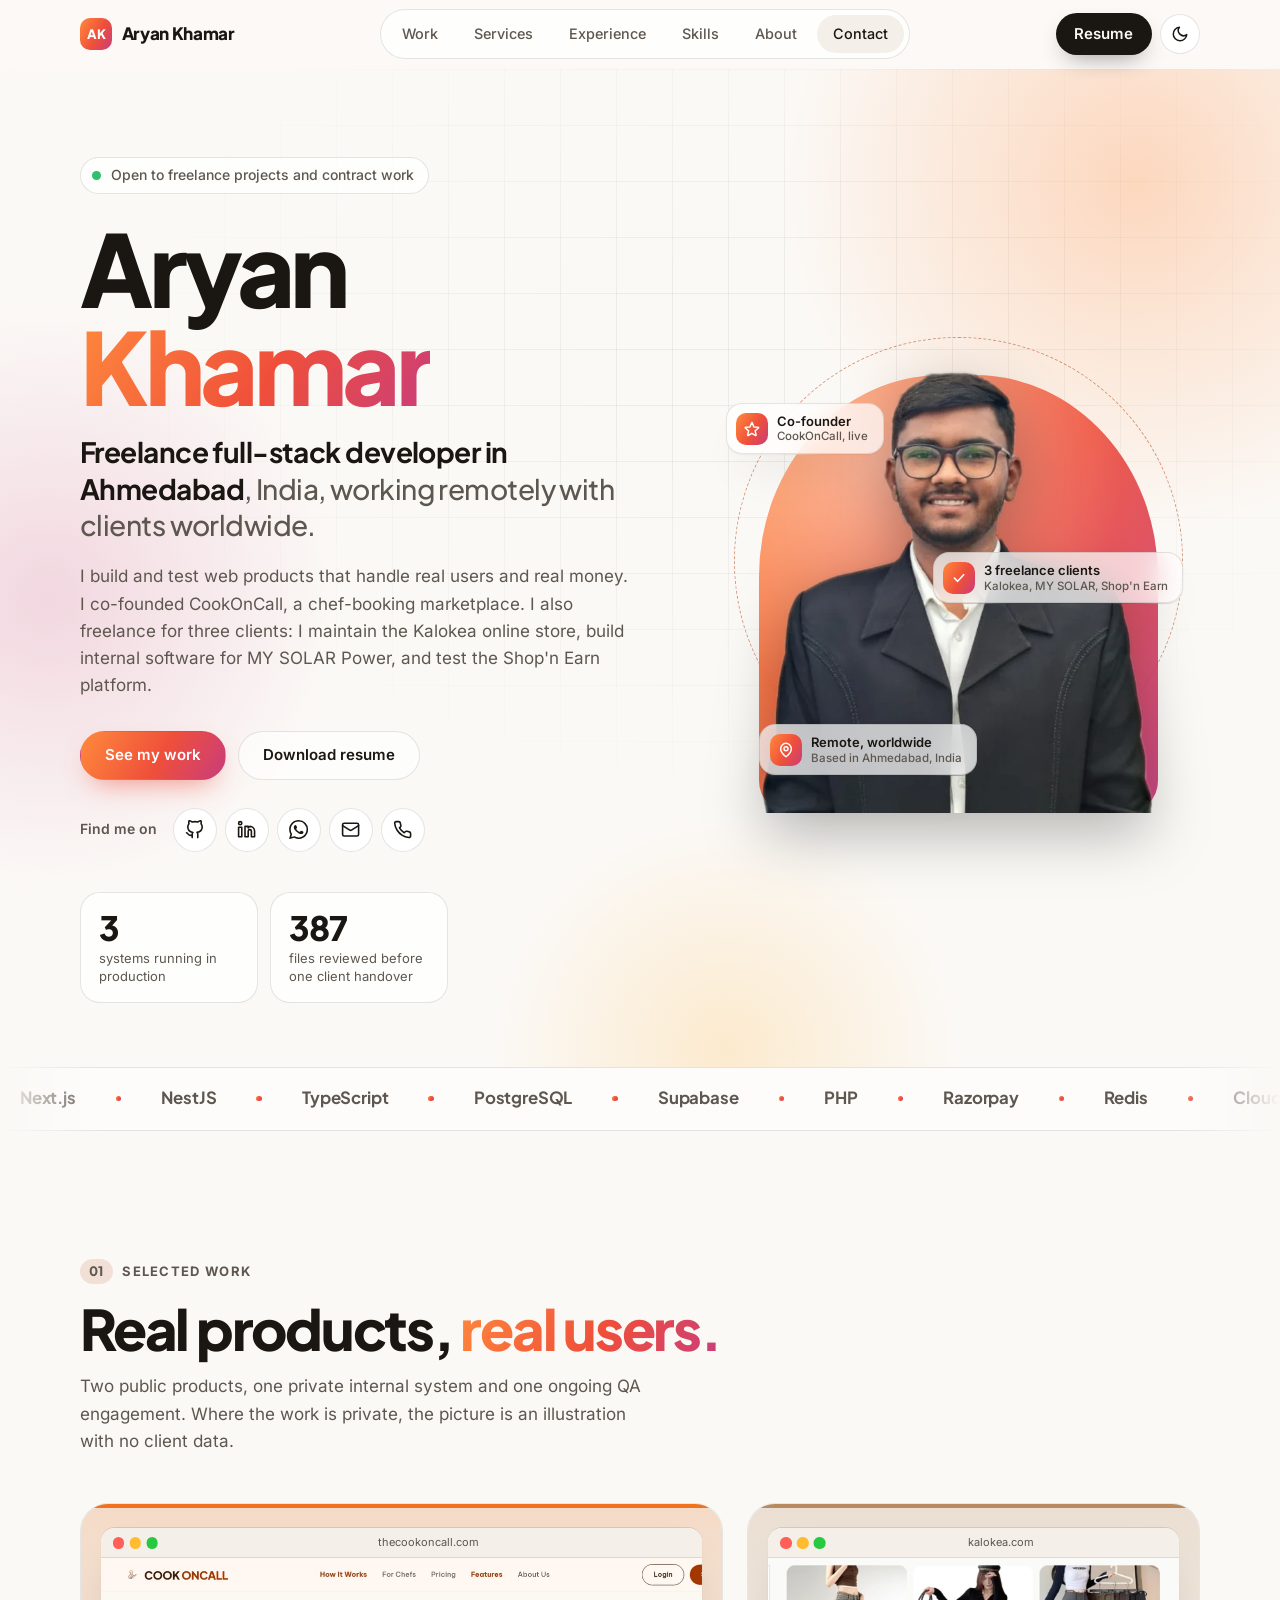
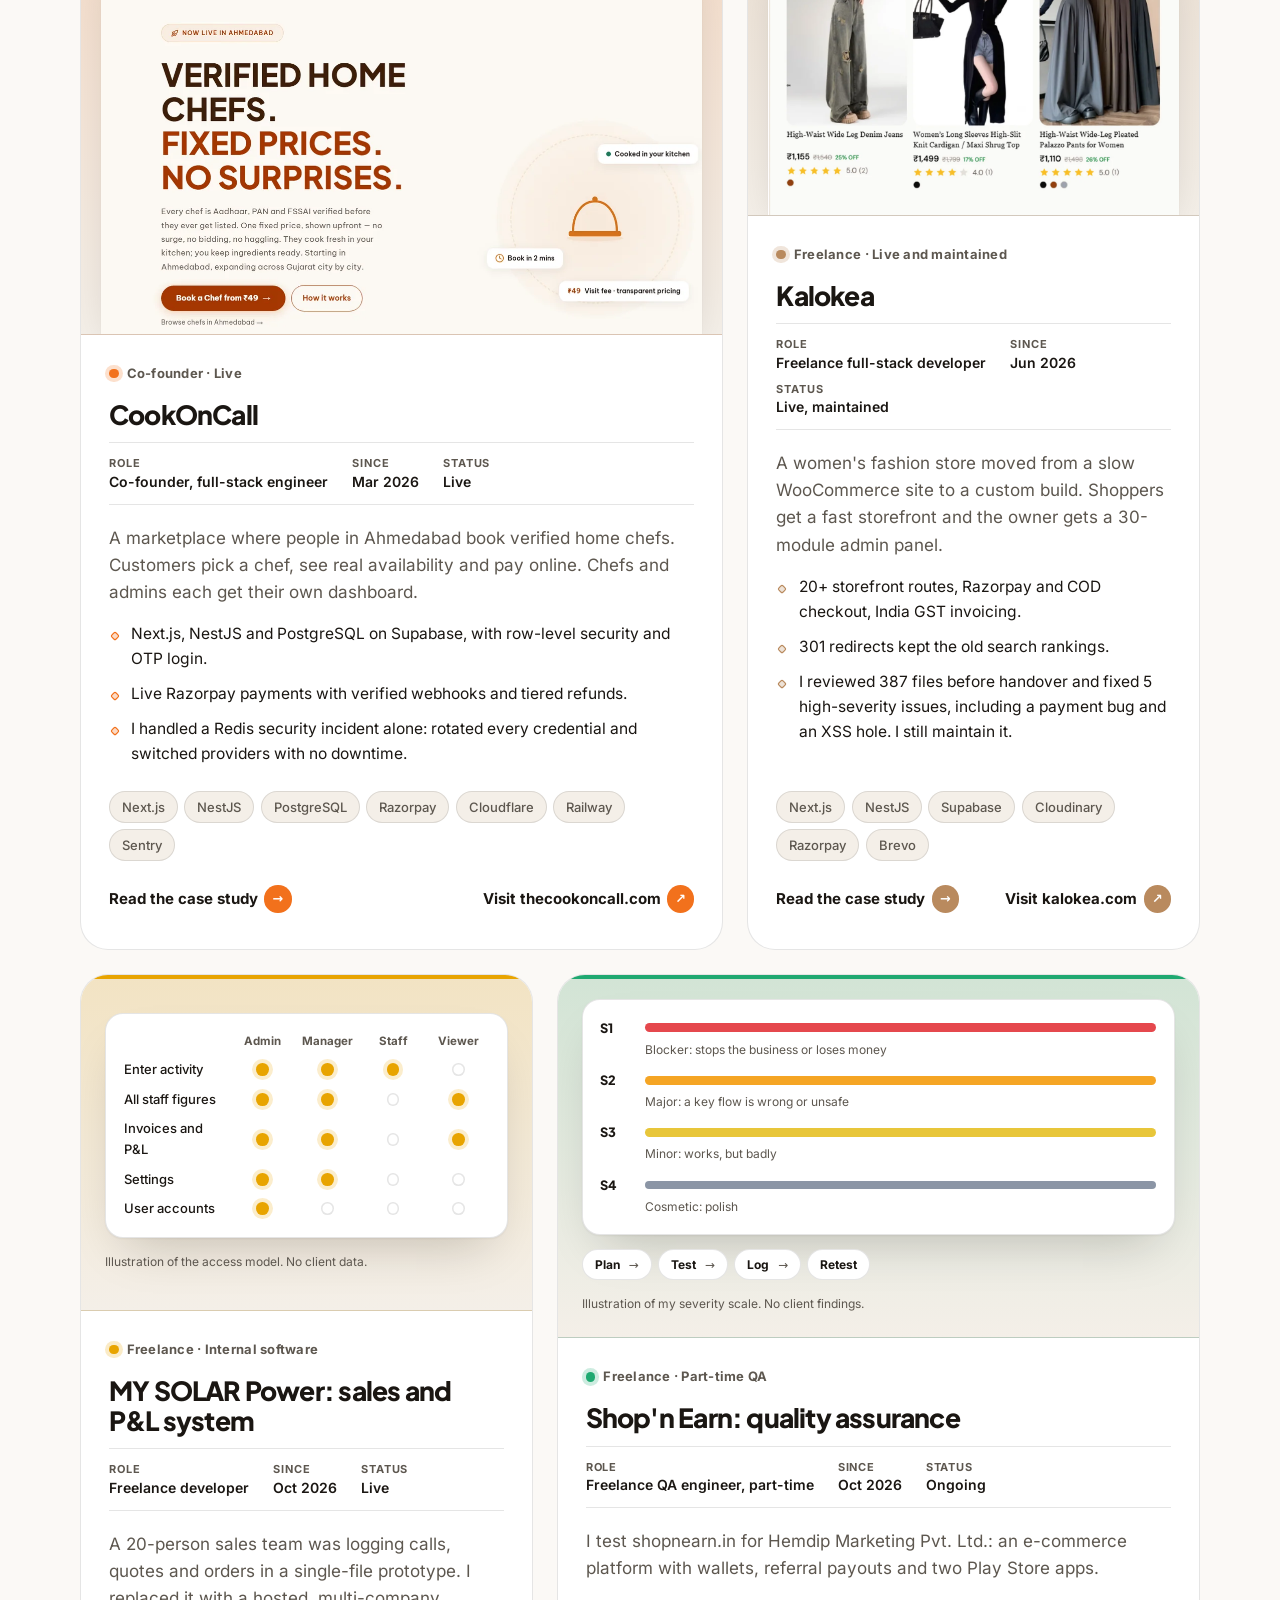
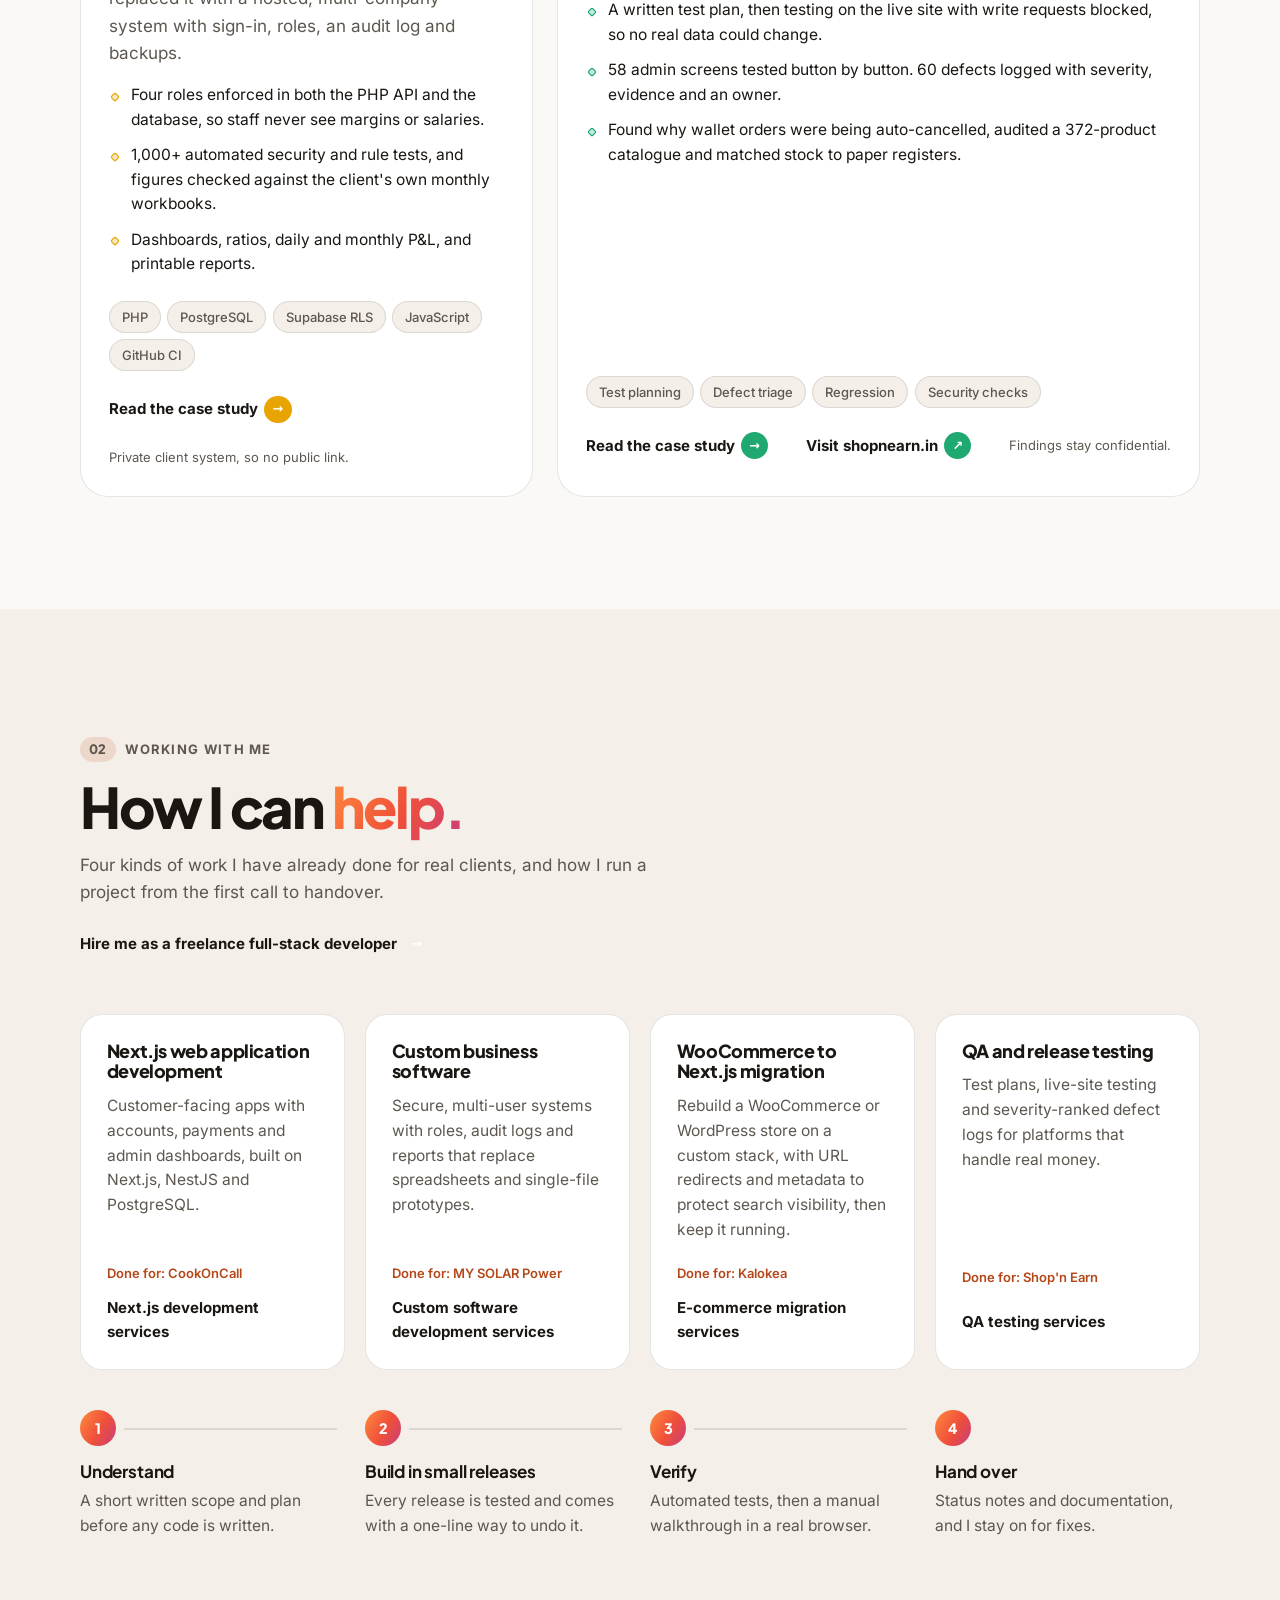
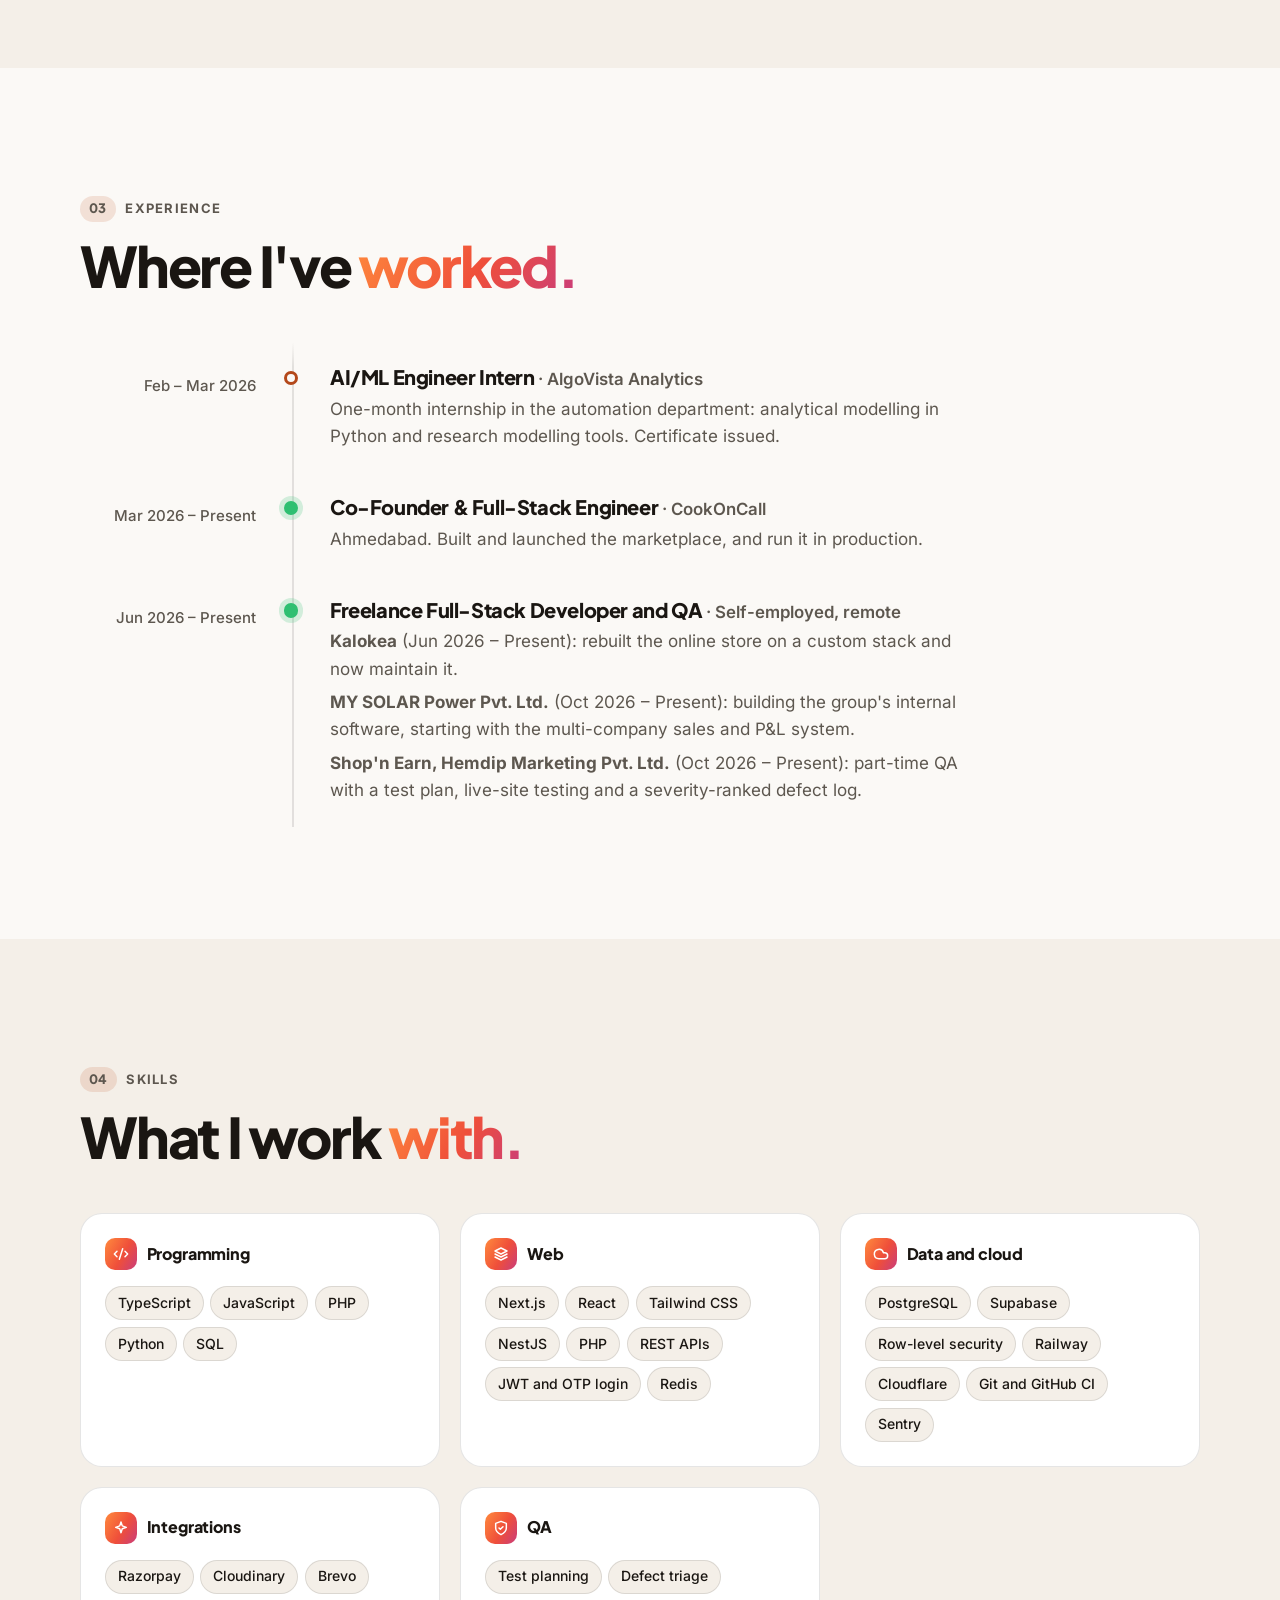
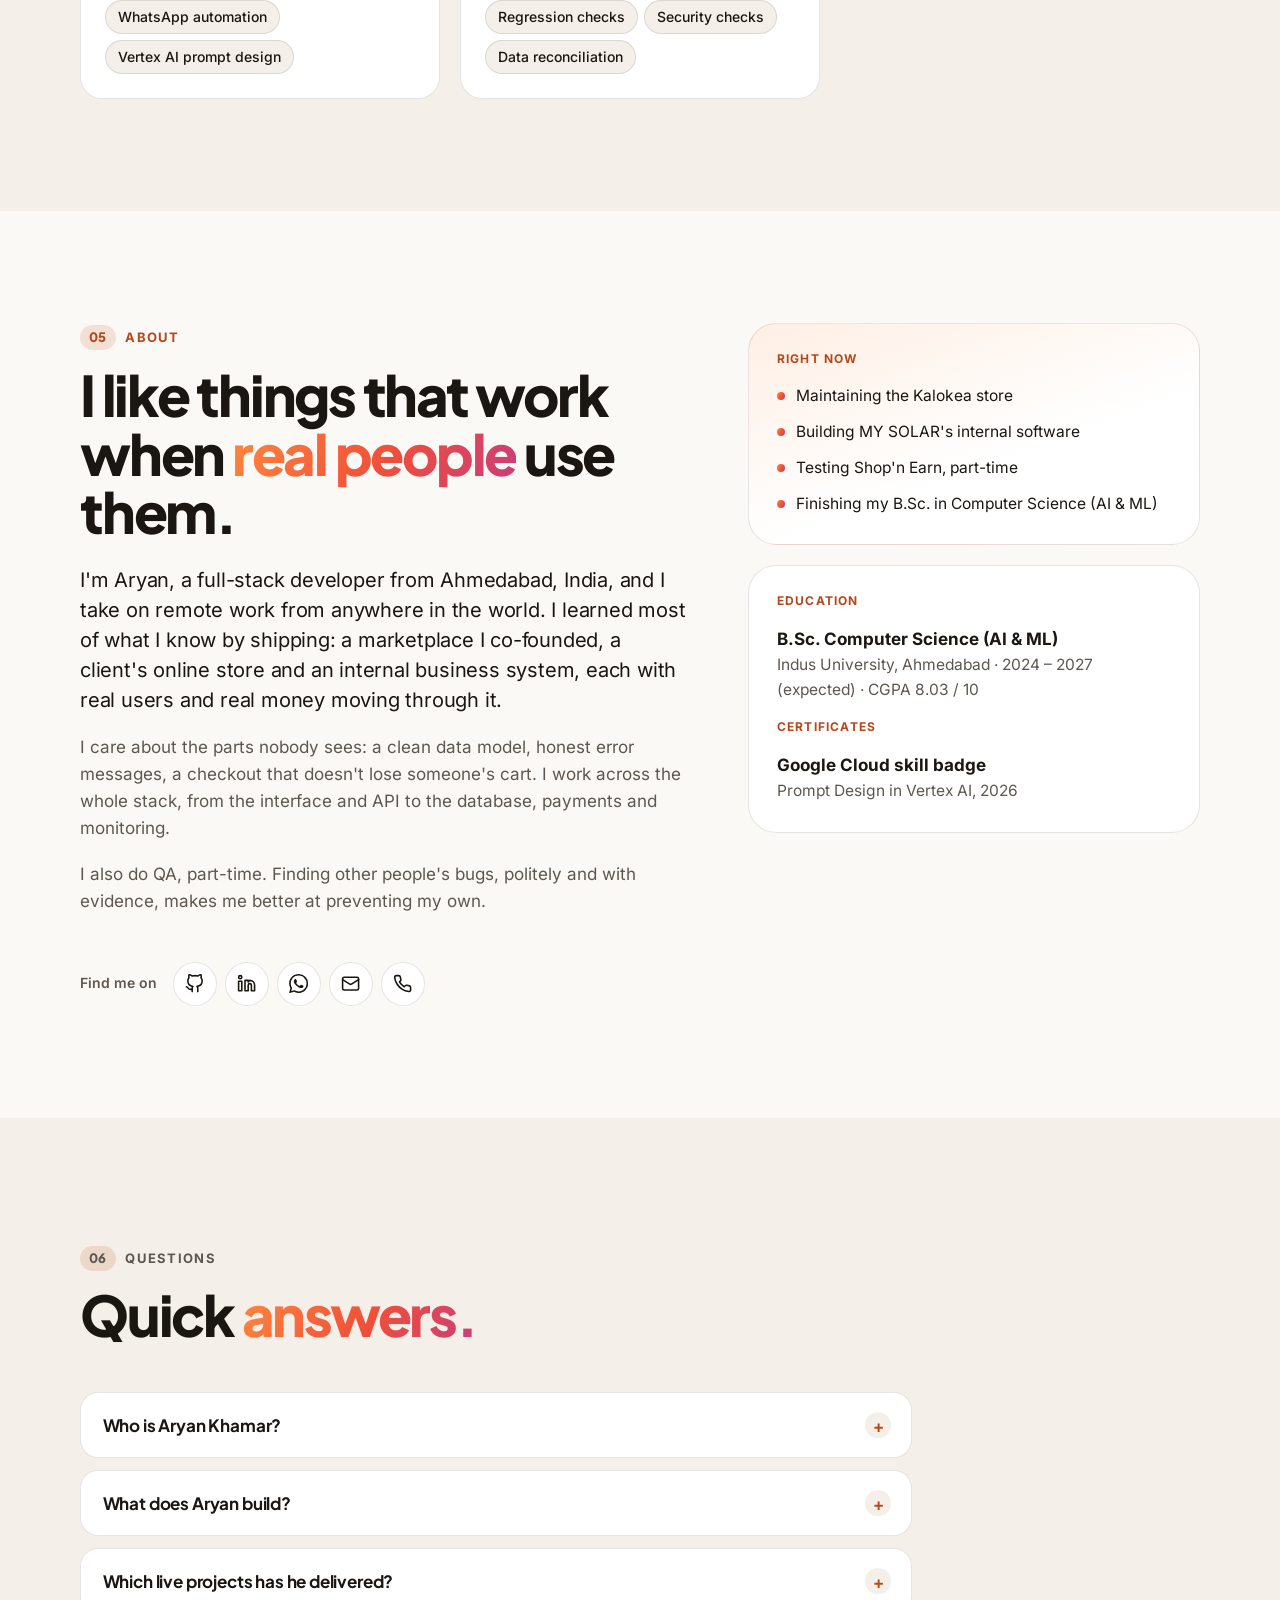
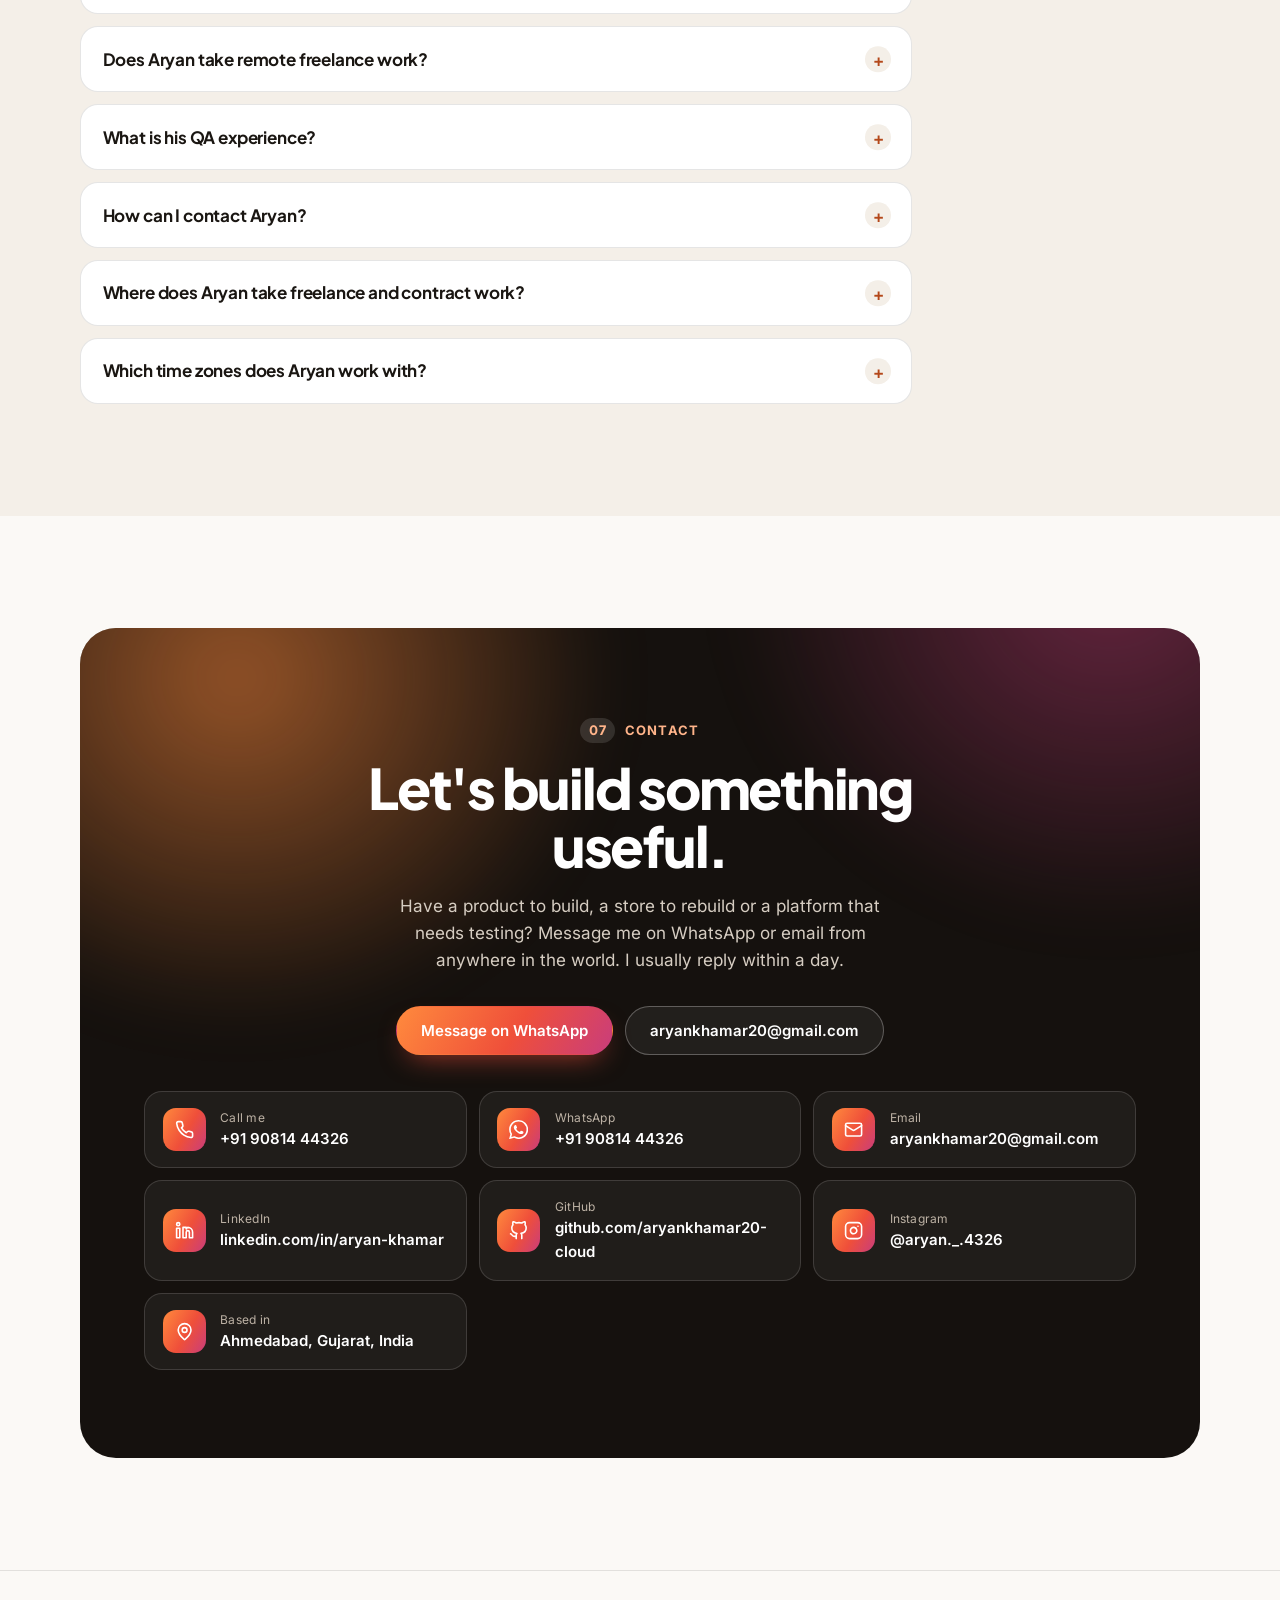
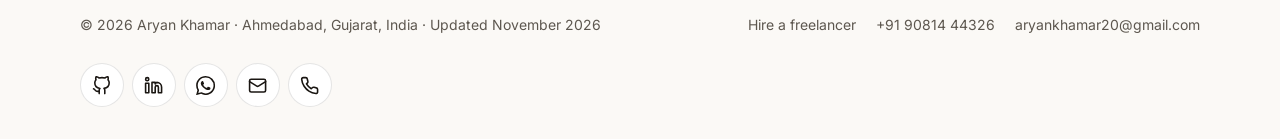
<file: index.html>
<!doctype html>
<html lang="en">
<head>
<meta charset="utf-8">
<meta name="viewport" content="width=device-width, initial-scale=1">
<title>Aryan Khamar | Freelance Full-Stack Developer, Ahmedabad</title>
<meta name="description" content="Aryan Khamar, freelance full-stack developer in Ahmedabad. Next.js websites, custom business software, e-commerce and QA. View real projects and discuss yours.">
<link rel="canonical" href="https://aryankhamar.dev/">
<meta name="robots" content="index, follow, max-image-preview:large, max-snippet:-1, max-video-preview:-1">
<meta name="author" content="Aryan Khamar">
<meta name="color-scheme" content="light dark">
<meta name="application-name" content="Aryan Khamar">
<meta name="geo.region" content="IN-GJ">
<meta name="geo.placename" content="Ahmedabad">
<meta name="geo.position" content="23.0225;72.5714">
<meta name="ICBM" content="23.0225, 72.5714">
<link rel="alternate" hreflang="en" href="https://aryankhamar.dev/">
<link rel="alternate" hreflang="x-default" href="https://aryankhamar.dev/">
<link rel="alternate" type="text/plain" href="llms.txt" title="Plain-text summary for AI assistants">
<link rel="manifest" href="site.webmanifest">
<link rel="me" href="https://github.com/aryankhamar20-cloud">
<link rel="me" href="https://linkedin.com/in/aryan-khamar">
<meta name="theme-color" content="#fbfaf8" media="(prefers-color-scheme: light)">
<meta name="theme-color" content="#121110" media="(prefers-color-scheme: dark)">
<link rel="icon" type="image/svg+xml" href="favicon.svg">
<link rel="icon" type="image/png" sizes="96x96" href="favicon-96.png">
<link rel="icon" type="image/png" sizes="48x48" href="favicon-48.png">
<link rel="icon" href="favicon.ico" sizes="16x16 32x32 48x48">
<link rel="apple-touch-icon" href="apple-touch-icon.png">

<meta property="og:type" content="website">
<meta property="og:site_name" content="Aryan Khamar">
<meta property="og:locale" content="en_IN">
<meta property="og:title" content="Aryan Khamar | Freelance Full-Stack Developer, Ahmedabad">
<meta property="og:description" content="Aryan Khamar, freelance full-stack developer in Ahmedabad. Next.js websites, custom business software, e-commerce and QA. View real projects and discuss yours.">
<meta property="og:url" content="https://aryankhamar.dev/">
<meta property="og:image" content="https://aryankhamar.dev/og-image.jpg">
<meta property="og:image:width" content="1200">
<meta property="og:image:height" content="630">
<meta property="og:image:type" content="image/jpeg">
<meta property="og:image:alt" content="Aryan Khamar, remote freelance full-stack developer from India">
<meta name="twitter:card" content="summary_large_image">
<meta name="twitter:title" content="Aryan Khamar | Freelance Full-Stack Developer, Ahmedabad">
<meta name="twitter:description" content="Aryan Khamar, freelance full-stack developer in Ahmedabad. Next.js websites, custom business software, e-commerce and QA. View real projects and discuss yours.">
<meta name="twitter:image" content="https://aryankhamar.dev/og-image.jpg">

<script>
  (function () {
    var d = document.documentElement;
    d.classList.add('js');
    try {
      var t = localStorage.getItem('theme');
      if (t !== 'light' && t !== 'dark') t = matchMedia('(prefers-color-scheme: dark)').matches ? 'dark' : 'light';
      d.setAttribute('data-theme', t);
    } catch (e) {}
  })();
</script>
<link rel="preload" href="fonts/inter.woff2" as="font" type="font/woff2" crossorigin>
<link rel="preload" href="fonts/plus-jakarta-sans.woff2" as="font" type="font/woff2" crossorigin>
<link rel="preload" href="images/aryan.webp" as="image" type="image/webp" fetchpriority="high">
<link rel="stylesheet" href="styles.css">
<script type="application/ld+json">
{
  "@context": "https://schema.org",
  "@graph": [
    {
      "@type": "WebSite",
      "@id": "https://aryankhamar.dev/#website",
      "url": "https://aryankhamar.dev/",
      "name": "Aryan Khamar",
      "alternateName": "Aryan Khamar Portfolio",
      "inLanguage": "en",
      "publisher": {
        "@id": "https://aryankhamar.dev/#person"
      }
    },
    {
      "@type": "ProfilePage",
      "@id": "https://aryankhamar.dev/#page",
      "url": "https://aryankhamar.dev/",
      "name": "Aryan Khamar | Freelance Full-Stack Developer, Ahmedabad",
      "isPartOf": {
        "@id": "https://aryankhamar.dev/#website"
      },
      "about": {
        "@id": "https://aryankhamar.dev/#person"
      },
      "mainEntity": {
        "@id": "https://aryankhamar.dev/#person"
      },
      "inLanguage": "en",
      "dateModified": "2026-11-01T00:30:00+05:30",
      "primaryImageOfPage": {
        "@type": "ImageObject",
        "url": "https://aryankhamar.dev/og-image.jpg"
      },
      "significantLink": [
        "https://aryankhamar.dev/work/cookoncall/",
        "https://aryankhamar.dev/work/kalokea/",
        "https://aryankhamar.dev/work/my-solar-sales-pl-system/",
        "https://aryankhamar.dev/work/shopnearn-qa/",
        "https://aryankhamar.dev/freelance-full-stack-developer/"
      ]
    },
    {
      "@type": "Person",
      "@id": "https://aryankhamar.dev/#person",
      "name": "Aryan Khamar",
      "givenName": "Aryan",
      "familyName": "Khamar",
      "jobTitle": "Full-Stack Engineer",
      "description": "Freelance full-stack developer from Ahmedabad, India, available remotely to clients in the US, UK, Europe, the UAE, Australia and across India. Co-founder of CookOnCall. Builds web products and internal business software and does QA for live platforms.",
      "url": "https://aryankhamar.dev/",
      "image": {
        "@type": "ImageObject",
        "url": "https://aryankhamar.dev/images/aryan.webp",
        "width": 580,
        "height": 669,
        "caption": "Aryan Khamar"
      },
      "email": "mailto:aryankhamar20@gmail.com",
      "telephone": "+919081444326",
      "homeLocation": {
        "@type": "Place",
        "name": "Ahmedabad, Gujarat, India",
        "geo": {
          "@type": "GeoCoordinates",
          "latitude": 23.0225,
          "longitude": 72.5714
        }
      },
      "address": {
        "@type": "PostalAddress",
        "addressLocality": "Ahmedabad",
        "addressRegion": "Gujarat",
        "addressCountry": "IN"
      },
      "worksFor": {
        "@id": "https://aryankhamar.dev/#cookoncall"
      },
      "hasOccupation": {
        "@type": "Occupation",
        "name": "Software Engineer",
        "occupationLocation": {
          "@type": "City",
          "name": "Ahmedabad"
        }
      },
      "alumniOf": {
        "@type": "CollegeOrUniversity",
        "name": "Indus University"
      },
      "hasCredential": {
        "@type": "EducationalOccupationalCredential",
        "name": "Prompt Design in Vertex AI (Skill Badge)",
        "credentialCategory": "Skill badge",
        "recognizedBy": {
          "@type": "Organization",
          "name": "Google Cloud"
        }
      },
      "knowsAbout": [
        "Full-stack web development",
        "Next.js",
        "NestJS",
        "TypeScript",
        "PostgreSQL",
        "Supabase",
        "PHP",
        "Razorpay payment integration",
        "E-commerce development",
        "Internal business software",
        "Software testing and QA",
        "Role-based access control",
        "Redis",
        "Freelance web development",
        "Contract software development",
        "Remote software engineering",
        "React",
        "Node.js",
        "REST APIs",
        "WooCommerce migration",
        "Payment gateway integration",
        "WhatsApp automation",
        "Web application development"
      ],
      "sameAs": [
        "https://github.com/aryankhamar20-cloud",
        "https://linkedin.com/in/aryan-khamar",
        "https://instagram.com/aryan._.4326"
      ],
      "mainEntityOfPage": {
        "@id": "https://aryankhamar.dev/#page"
      }
    },
    {
      "@type": "Organization",
      "@id": "https://aryankhamar.dev/#cookoncall",
      "name": "CookOnCall",
      "url": "https://thecookoncall.com",
      "description": "Marketplace where people in Ahmedabad book verified home chefs.",
      "foundingDate": "2026-03",
      "founder": {
        "@id": "https://aryankhamar.dev/#person"
      },
      "address": {
        "@type": "PostalAddress",
        "addressLocality": "Ahmedabad",
        "addressRegion": "Gujarat",
        "addressCountry": "IN"
      }
    },
    {
      "@type": "ProfessionalService",
      "@id": "https://aryankhamar.dev/#service",
      "name": "Aryan Khamar | Web Development and QA",
      "url": "https://aryankhamar.dev/",
      "image": "https://aryankhamar.dev/og-image.jpg",
      "description": "Freelance full-stack development, internal business software, e-commerce rebuilds and QA testing, delivered remotely from India to clients in the US, UK, Europe, the UAE, Australia and across India.",
      "provider": {
        "@id": "https://aryankhamar.dev/#person"
      },
      "email": "aryankhamar20@gmail.com",
      "telephone": "+919081444326",
      "address": {
        "@type": "PostalAddress",
        "addressLocality": "Ahmedabad",
        "addressRegion": "Gujarat",
        "addressCountry": "IN"
      },
      "geo": {
        "@type": "GeoCoordinates",
        "latitude": 23.0225,
        "longitude": 72.5714
      },
      "areaServed": [
        {
          "@type": "Country",
          "name": "India"
        },
        {
          "@type": "AdministrativeArea",
          "name": "Gujarat"
        },
        {
          "@type": "AdministrativeArea",
          "name": "Maharashtra"
        },
        {
          "@type": "City",
          "name": "Ahmedabad"
        },
        {
          "@type": "City",
          "name": "Mumbai"
        },
        {
          "@type": "City",
          "name": "Pune"
        },
        {
          "@type": "City",
          "name": "Delhi"
        },
        {
          "@type": "City",
          "name": "Bengaluru"
        },
        {
          "@type": "Country",
          "name": "United Arab Emirates"
        },
        {
          "@type": "City",
          "name": "Dubai"
        },
        {
          "@type": "City",
          "name": "Abu Dhabi"
        },
        {
          "@type": "Country",
          "name": "United States"
        },
        {
          "@type": "Country",
          "name": "Canada"
        },
        {
          "@type": "Country",
          "name": "United Kingdom"
        },
        {
          "@type": "Country",
          "name": "Ireland"
        },
        {
          "@type": "Country",
          "name": "Germany"
        },
        {
          "@type": "Country",
          "name": "Netherlands"
        },
        {
          "@type": "Country",
          "name": "Switzerland"
        },
        {
          "@type": "Country",
          "name": "Saudi Arabia"
        },
        {
          "@type": "Country",
          "name": "Qatar"
        },
        {
          "@type": "Country",
          "name": "Australia"
        },
        {
          "@type": "Country",
          "name": "Singapore"
        },
        {
          "@type": "Place",
          "name": "Europe"
        },
        "Worldwide (remote)"
      ],
      "availableLanguage": "English",
      "hasOfferCatalog": {
        "@type": "OfferCatalog",
        "name": "Services",
        "itemListElement": [
          {
            "@type": "Offer",
            "itemOffered": {
              "@type": "Service",
              "name": "Web products from scratch",
              "description": "Customer-facing apps with accounts, payments and admin dashboards, built on Next.js, NestJS and PostgreSQL."
            }
          },
          {
            "@type": "Offer",
            "itemOffered": {
              "@type": "Service",
              "name": "Internal business software",
              "description": "Secure, multi-user systems with roles, audit logs and reports that replace spreadsheets and single-file prototypes."
            }
          },
          {
            "@type": "Offer",
            "itemOffered": {
              "@type": "Service",
              "name": "E-commerce rebuilds and upkeep",
              "description": "Moving a slow WooCommerce or WordPress store to a faster custom stack without losing search rankings, then keeping it running."
            }
          },
          {
            "@type": "Offer",
            "itemOffered": {
              "@type": "Service",
              "name": "QA and release testing",
              "description": "Test plans, live-site testing and severity-ranked defect logs for platforms that handle real money."
            }
          }
        ]
      },
      "serviceType": [
        "Freelance full-stack development",
        "Contract software development",
        "E-commerce development",
        "Internal business software",
        "Software testing and QA"
      ]
    },
    {
      "@type": "FAQPage",
      "@id": "https://aryankhamar.dev/#faq",
      "mainEntity": [
        {
          "@type": "Question",
          "name": "Who is Aryan Khamar?",
          "acceptedAnswer": {
            "@type": "Answer",
            "text": "Aryan Khamar is a freelance full-stack developer based in Ahmedabad, Gujarat, India. He co-founded CookOnCall, a chef-booking marketplace, and takes on remote projects for clients worldwide."
          }
        },
        {
          "@type": "Question",
          "name": "What does Aryan build?",
          "acceptedAnswer": {
            "@type": "Answer",
            "text": "Web products and business software on Next.js, NestJS, PostgreSQL and Supabase: marketplaces, e-commerce stores and internal systems with user roles, audit logs and reports, with payments through Razorpay."
          }
        },
        {
          "@type": "Question",
          "name": "Which live projects has he delivered?",
          "acceptedAnswer": {
            "@type": "Answer",
            "text": "CookOnCall (thecookoncall.com), the Kalokea online store (kalokea.com), and an internal multi-company sales and P&L system for MY SOLAR Power Pvt. Ltd."
          }
        },
        {
          "@type": "Question",
          "name": "Does Aryan take remote freelance work?",
          "acceptedAnswer": {
            "@type": "Answer",
            "text": "Yes. His current freelance work for Kalokea, MY SOLAR Power and Shop'n Earn is all remote. The quickest way to reach him is WhatsApp or email."
          }
        },
        {
          "@type": "Question",
          "name": "What is his QA experience?",
          "acceptedAnswer": {
            "@type": "Answer",
            "text": "He does part-time QA for Shop'n Earn: a written test plan, live-site testing with write requests blocked, and a severity-ranked defect log covering a 58-screen admin panel and the storefront."
          }
        },
        {
          "@type": "Question",
          "name": "How can I contact Aryan?",
          "acceptedAnswer": {
            "@type": "Answer",
            "text": "Email aryankhamar20@gmail.com, WhatsApp +91 90814 44326, or find him on LinkedIn and GitHub. He is based in Ahmedabad, Gujarat, India (UTC+5:30)."
          }
        },
        {
          "@type": "Question",
          "name": "Where does Aryan take freelance and contract work?",
          "acceptedAnswer": {
            "@type": "Answer",
            "text": "He takes on remote freelance and contract work worldwide: the United States and Canada, the UK and Europe, Dubai, Abu Dhabi and the wider Gulf, Australia and Singapore, and across India, including Ahmedabad, Gujarat, Mumbai, Maharashtra, Delhi, Bengaluru and Hyderabad."
          }
        },
        {
          "@type": "Question",
          "name": "Which time zones does Aryan work with?",
          "acceptedAnswer": {
            "@type": "Answer",
            "text": "He works from India (UTC+5:30). That gives a full working-day overlap with Dubai and the UAE, overlap with UK and European mornings and Australian afternoons, and calls in the US morning, which is evening in India."
          }
        }
      ]
    }
  ]
}
</script>
</head>
<body>
<a class="skip" href="#main">Skip to content</a>
<svg class="sprite" aria-hidden="true" focusable="false"><defs>
<symbol id="i-github" viewBox="0 0 24 24"><path d="M9 19c-5 1.5-5-2.5-7-3m14 6v-3.87a3.37 3.37 0 0 0-.94-2.61c3.14-.35 6.44-1.54 6.44-7A5.44 5.44 0 0 0 20 4.77 5.07 5.07 0 0 0 19.91 1S18.73.65 16 2.48a13.38 13.38 0 0 0-7 0C6.27.65 5.09 1 5.09 1A5.07 5.07 0 0 0 5 4.77a5.44 5.44 0 0 0-1.5 3.78c0 5.42 3.3 6.61 6.44 7A3.37 3.37 0 0 0 9 18.13V22"/></symbol>
<symbol id="i-linkedin" viewBox="0 0 24 24"><path d="M16 8a6 6 0 0 1 6 6v7h-4v-7a2 2 0 0 0-2-2 2 2 0 0 0-2 2v7h-4V8h4v1.98A5.5 5.5 0 0 1 16 8Z"/><rect width="4" height="12" x="2" y="9"/><circle cx="4" cy="4" r="2"/></symbol>
<symbol id="i-instagram" viewBox="0 0 24 24"><rect width="20" height="20" x="2" y="2" rx="5" ry="5"/><path d="M16 11.37A4 4 0 1 1 12.63 8 4 4 0 0 1 16 11.37Z"/><path d="M17.5 6.5h.01"/></symbol>
<symbol id="i-mail" viewBox="0 0 24 24"><rect width="20" height="16" x="2" y="4" rx="2"/><path d="m22 7-8.97 5.7a1.94 1.94 0 0 1-2.06 0L2 7"/></symbol>
<symbol id="i-phone" viewBox="0 0 24 24"><path d="M22 16.92v3a2 2 0 0 1-2.18 2 19.79 19.79 0 0 1-8.63-3.07 19.5 19.5 0 0 1-6-6 19.79 19.79 0 0 1-3.07-8.67A2 2 0 0 1 4.11 2h3a2 2 0 0 1 2 1.72c.127.96.361 1.903.7 2.81a2 2 0 0 1-.45 2.11L8.09 9.91a16 16 0 0 0 6 6l1.27-1.27a2 2 0 0 1 2.11-.45c.907.339 1.85.573 2.81.7A2 2 0 0 1 22 16.92Z"/></symbol>
<symbol id="i-whatsapp" viewBox="0 0 24 24"><path fill="currentColor" stroke="none" d="M17.472 14.382c-.297-.149-1.758-.867-2.03-.967-.273-.099-.471-.148-.67.15-.197.297-.767.966-.94 1.164-.173.199-.347.223-.644.075-.297-.15-1.255-.463-2.39-1.475-.883-.788-1.48-1.761-1.653-2.059-.173-.297-.018-.458.13-.606.134-.133.298-.347.446-.52.149-.174.198-.298.298-.497.099-.198.05-.371-.025-.52-.075-.149-.669-1.612-.916-2.207-.242-.579-.487-.5-.669-.51-.173-.008-.371-.01-.57-.01-.198 0-.52.074-.792.372-.272.297-1.04 1.016-1.04 2.479 0 1.462 1.065 2.875 1.213 3.074.149.198 2.096 3.2 5.077 4.487.709.306 1.262.489 1.694.625.712.227 1.36.195 1.871.118.571-.085 1.758-.719 2.006-1.413.248-.694.248-1.289.173-1.413-.074-.124-.272-.198-.57-.347m-5.421 7.403h-.004a9.87 9.87 0 01-5.031-1.378l-.361-.214-3.741.982.998-3.648-.235-.374a9.86 9.86 0 01-1.51-5.26c.001-5.45 4.436-9.884 9.888-9.884 2.64 0 5.122 1.03 6.988 2.898a9.825 9.825 0 012.893 6.994c-.003 5.45-4.437 9.884-9.885 9.884m8.413-18.297A11.815 11.815 0 0012.05 0C5.495 0 .16 5.335.157 11.892c0 2.096.547 4.142 1.588 5.945L.057 24l6.305-1.654a11.882 11.882 0 005.683 1.448h.005c6.554 0 11.89-5.335 11.893-11.893a11.821 11.821 0 00-3.48-8.413Z"/></symbol>
<symbol id="i-pin" viewBox="0 0 24 24"><path d="M20 10c0 4.993-5.539 10.193-7.399 11.799a1 1 0 0 1-1.202 0C9.539 20.193 4 14.993 4 10a8 8 0 0 1 16 0Z"/><circle cx="12" cy="10" r="3"/></symbol>
</defs></svg>
<div class="progress" id="progress" aria-hidden="true"></div>

<header class="site-header" id="top">
  <div class="wrap bar">
    <a class="brand" href="#top"><i aria-hidden="true">AK</i><span class="brand-name">Aryan Khamar</span></a>
    <nav class="nav" id="nav" aria-label="Main">
      <a href="#work">Work</a>
      <a href="#services">Services</a>
      <a href="#experience">Experience</a>
      <a href="#skills">Skills</a>
      <a href="#about">About</a>
      <a href="#contact">Contact</a>
      <a class="nav-extra" href="tel:+919081444326">Call +91 90814 44326</a>
    </nav>
    <div class="bar-actions">
      <a class="btn btn-primary btn-sm" href="Aryan-Khamar-Resume.pdf" download>Resume</a>
      <button class="icon-btn theme-btn" id="themeBtn" type="button" aria-label="Switch colour theme">
        <svg class="moon" viewBox="0 0 24 24" fill="none" stroke="currentColor" stroke-width="2" stroke-linecap="round" stroke-linejoin="round" aria-hidden="true"><path d="M21 12.8A9 9 0 1 1 11.2 3a7 7 0 0 0 9.8 9.8Z"/></svg>
        <svg class="sun" viewBox="0 0 24 24" fill="none" stroke="currentColor" stroke-width="2" stroke-linecap="round" aria-hidden="true"><circle cx="12" cy="12" r="4"/><path d="M12 2v2M12 20v2M4.9 4.9l1.4 1.4M17.7 17.7l1.4 1.4M2 12h2M20 12h2M4.9 19.1l1.4-1.4M17.7 6.3l1.4-1.4"/></svg>
      </button>
      <button class="icon-btn menu-btn" id="menuBtn" type="button" aria-label="Open menu" aria-expanded="false" aria-controls="nav">
        <svg viewBox="0 0 24 24" fill="none" stroke="currentColor" stroke-width="2" stroke-linecap="round" aria-hidden="true"><path d="M4 7h16M4 12h16M4 17h16"/></svg>
      </button>
    </div>
  </div>
</header>

<main id="main">

  <section class="hero" aria-labelledby="hero-title">
    <div class="hero-bg" aria-hidden="true"><i class="orb orb-a"></i><i class="orb orb-b"></i><i class="orb orb-c"></i><i class="grid-bg"></i></div>
    <div class="wrap hero-grid">
      <div>
        <p class="status"><span class="pulse"></span>Open to freelance projects and contract work</p>
        <h1 id="hero-title">Aryan <span class="grad">Khamar</span></h1>
        <p class="lead"><strong>Freelance full-stack developer in Ahmedabad</strong>, India, working remotely with clients worldwide.</p>
        <p class="intro">I build and test web products that handle real users and real money. I co-founded CookOnCall, a chef-booking marketplace. I also freelance for three clients: I maintain the Kalokea online store, build internal software for MY SOLAR Power, and test the Shop'n Earn platform.</p>
        <div class="cta">
          <a class="btn btn-grad" href="#work">See my work</a>
          <a class="btn btn-ghost" href="Aryan-Khamar-Resume.pdf" download>Download resume</a>
        </div>
        <div class="find"><span>Find me on</span><ul class="social" aria-label="Find me online"><li><a href="https://github.com/aryankhamar20-cloud" target="_blank" rel="me noopener noreferrer" aria-label="GitHub: github.com/aryankhamar20-cloud" title="GitHub"><svg aria-hidden="true"><use href="#i-github"/></svg></a></li><li><a href="https://linkedin.com/in/aryan-khamar" target="_blank" rel="me noopener noreferrer" aria-label="LinkedIn: linkedin.com/in/aryan-khamar" title="LinkedIn"><svg aria-hidden="true"><use href="#i-linkedin"/></svg></a></li><li><a href="https://wa.me/919081444326?text=Hi%20Aryan%2C%20I%20saw%20your%20portfolio%20and%20would%20like%20to%20talk%20about%20a%20project." target="_blank" rel="me noopener noreferrer" aria-label="WhatsApp: +91 90814 44326" title="WhatsApp"><svg aria-hidden="true"><use href="#i-whatsapp"/></svg></a></li><li><a href="mailto:aryankhamar20@gmail.com" aria-label="Email: aryankhamar20@gmail.com" title="Email"><svg aria-hidden="true"><use href="#i-mail"/></svg></a></li><li><a href="tel:+919081444326" aria-label="Call: +91 90814 44326" title="Call"><svg aria-hidden="true"><use href="#i-phone"/></svg></a></li></ul></div>
        <dl class="facts">
          <div><dt><span class="count" data-to="3">3</span></dt><dd>systems running in production</dd></div>
          <div><dt><span class="count" data-to="387">387</span></dt><dd>files reviewed before one client handover</dd></div>
        </dl>
      </div>
      <div class="stage">
        <span class="ring" aria-hidden="true"></span>
        <span class="blob" aria-hidden="true"></span>
        <img src="images/aryan.webp" width="580" height="669" alt="Portrait of Aryan Khamar" fetchpriority="high" decoding="async">
        <p class="chip-float cf1"><i aria-hidden="true"><svg width="16" height="16" viewBox="0 0 24 24" fill="none" stroke="currentColor" stroke-width="2.2" stroke-linecap="round" stroke-linejoin="round"><path d="M11.5 2.6a.5.5 0 0 1 .9 0l2.3 6.3 6.7.6a.5.5 0 0 1 .3.9l-5 4.4 1.5 6.5a.5.5 0 0 1-.7.5l-5.7-3.4-5.7 3.4a.5.5 0 0 1-.7-.5l1.5-6.5-5-4.4a.5.5 0 0 1 .3-.9l6.7-.6Z"/></svg></i><span>Co-founder<small>CookOnCall, live</small></span></p>
        <p class="chip-float cf2"><i aria-hidden="true"><svg width="16" height="16" viewBox="0 0 24 24" fill="none" stroke="currentColor" stroke-width="2.4" stroke-linecap="round" stroke-linejoin="round"><path d="m5 12 5 5 9-10"/></svg></i><span>3 freelance clients<small>Kalokea, MY SOLAR, Shop'n Earn</small></span></p>
        <p class="chip-float cf3"><i aria-hidden="true"><svg width="16" height="16" viewBox="0 0 24 24" fill="none" stroke="currentColor" stroke-width="2.2" stroke-linecap="round" stroke-linejoin="round"><path d="M20 10c0 5-5.5 10.2-7.4 11.8a1 1 0 0 1-1.2 0C9.5 20.2 4 15 4 10a8 8 0 0 1 16 0Z"/><circle cx="12" cy="10" r="3"/></svg></i><span>Remote, worldwide<small>Based in Ahmedabad, India</small></span></p>
      </div>
    </div>
  </section>

  <div class="strip" aria-label="Technologies I use">
    <div class="track">
      <ul><li>Next.js</li><li>NestJS</li><li>TypeScript</li><li>PostgreSQL</li><li>Supabase</li><li>PHP</li><li>Razorpay</li><li>Redis</li><li>Cloudflare</li><li>Railway</li><li>Sentry</li></ul>
      <ul aria-hidden="true"><li>Next.js</li><li>NestJS</li><li>TypeScript</li><li>PostgreSQL</li><li>Supabase</li><li>PHP</li><li>Razorpay</li><li>Redis</li><li>Cloudflare</li><li>Railway</li><li>Sentry</li></ul>
    </div>
  </div>

  <section id="work" aria-labelledby="work-title">
    <div class="wrap">
      <div class="section-head reveal">
        <p class="eyebrow"><b>01</b>Selected work</p>
        <h2 id="work-title">Real products, <span class="grad">real users.</span></h2>
        <p>Two public products, one private internal system and one ongoing QA engagement. Where the work is private, the picture is an illustration with no client data.</p>
      </div>

      <div class="cards">
        <article class="card c-cook reveal">
          <div class="card-visual"><span class="frame" data-url="thecookoncall.com"><img src="images/cookoncall.webp" width="1200" height="750" alt="CookOnCall home page: verified home chefs, fixed prices" loading="lazy" decoding="async"></span></div>
          <div class="card-body">
            <p class="tag">Co-founder · Live</p>
            <h3>CookOnCall</h3>
            <dl class="meta"><div><dt>Role</dt><dd>Co-founder, full-stack engineer</dd></div><div><dt>Since</dt><dd>Mar 2026</dd></div><div><dt>Status</dt><dd>Live</dd></div></dl>
            
            <p>A marketplace where people in Ahmedabad book verified home chefs. Customers pick a chef, see real availability and pay online. Chefs and admins each get their own dashboard.</p>
            <ul class="points">
              <li>Next.js, NestJS and PostgreSQL on Supabase, with row-level security and OTP login.</li>
              <li>Live Razorpay payments with verified webhooks and tiered refunds.</li>
              <li>I handled a Redis security incident alone: rotated every credential and switched providers with no downtime.</li>
            </ul>
            <ul class="chips" aria-label="Technology"><li>Next.js</li><li>NestJS</li><li>PostgreSQL</li><li>Razorpay</li><li>Cloudflare</li><li>Railway</li><li>Sentry</li></ul>
            <div class="card-foot"><a class="link" href="work/cookoncall/">Read the case study <span aria-hidden="true">→</span></a><a class="link" href="https://thecookoncall.com" target="_blank" rel="noopener noreferrer">Visit thecookoncall.com <span aria-hidden="true">↗</span></a></div>
          </div>
        </article>

        <article class="card c-kal reveal d1">
          <div class="card-visual"><span class="frame" data-url="kalokea.com"><img src="images/kalokea.webp" width="1200" height="750" alt="Kalokea new arrivals page with product cards" loading="lazy" decoding="async"></span></div>
          <div class="card-body">
            <p class="tag">Freelance · Live and maintained</p>
            <h3>Kalokea</h3>
            <dl class="meta"><div><dt>Role</dt><dd>Freelance full-stack developer</dd></div><div><dt>Since</dt><dd>Jun 2026</dd></div><div><dt>Status</dt><dd>Live, maintained</dd></div></dl>
            
            <p>A women's fashion store moved from a slow WooCommerce site to a custom build. Shoppers get a fast storefront and the owner gets a 30-module admin panel.</p>
            <ul class="points">
              <li>20+ storefront routes, Razorpay and COD checkout, India GST invoicing.</li>
              <li>301 redirects kept the old search rankings.</li>
              <li>I reviewed 387 files before handover and fixed 5 high-severity issues, including a payment bug and an XSS hole. I still maintain it.</li>
            </ul>
            <ul class="chips" aria-label="Technology"><li>Next.js</li><li>NestJS</li><li>Supabase</li><li>Cloudinary</li><li>Razorpay</li><li>Brevo</li></ul>
            <div class="card-foot"><a class="link" href="work/kalokea/">Read the case study <span aria-hidden="true">→</span></a><a class="link" href="https://kalokea.com" target="_blank" rel="noopener noreferrer">Visit kalokea.com <span aria-hidden="true">↗</span></a></div>
          </div>
        </article>

        <article class="card c-sol reveal">
          <div class="card-visual illus" role="img" aria-label="Illustration: which of four user roles can see which parts of the system">
            <div class="matrix" aria-hidden="true">
              <span class="h first"></span><span class="h">Admin</span><span class="h">Manager</span><span class="h">Staff</span><span class="h">Viewer</span>
              <span class="r">Enter activity</span><i class="dot"></i><i class="dot"></i><i class="dot"></i><i class="dot off"></i>
              <span class="r">All staff figures</span><i class="dot"></i><i class="dot"></i><i class="dot off"></i><i class="dot"></i>
              <span class="r">Invoices and P&amp;L</span><i class="dot"></i><i class="dot"></i><i class="dot off"></i><i class="dot"></i>
              <span class="r">Settings</span><i class="dot"></i><i class="dot"></i><i class="dot off"></i><i class="dot off"></i>
              <span class="r">User accounts</span><i class="dot"></i><i class="dot off"></i><i class="dot off"></i><i class="dot off"></i>
            </div>
            <p class="illus-cap">Illustration of the access model. No client data.</p>
          </div>
          <div class="card-body">
            <p class="tag">Freelance · Internal software</p>
            <h3>MY SOLAR Power: sales and P&amp;L system</h3>
            <dl class="meta"><div><dt>Role</dt><dd>Freelance developer</dd></div><div><dt>Since</dt><dd>Oct 2026</dd></div><div><dt>Status</dt><dd>Live</dd></div></dl>
            
            <p>A 20-person sales team was logging calls, quotes and orders in a single-file prototype. I replaced it with a hosted, multi-company system with sign-in, roles, an audit log and backups.</p>
            <ul class="points">
              <li>Four roles enforced in both the PHP API and the database, so staff never see margins or salaries.</li>
              <li>1,000+ automated security and rule tests, and figures checked against the client's own monthly workbooks.</li>
              <li>Dashboards, ratios, daily and monthly P&amp;L, and printable reports.</li>
            </ul>
            <ul class="chips" aria-label="Technology"><li>PHP</li><li>PostgreSQL</li><li>Supabase RLS</li><li>JavaScript</li><li>GitHub CI</li></ul>
            <div class="card-foot"><a class="link" href="work/my-solar-sales-pl-system/">Read the case study <span aria-hidden="true">→</span></a><span class="note">Private client system, so no public link.</span></div>
          </div>
        </article>

        <article class="card c-qa reveal d1">
          <div class="card-visual illus" role="img" aria-label="Illustration: defect severity scale from S1 blocker to S4 cosmetic, and the plan, test, log, retest cycle">
            <div class="sev" aria-hidden="true">
              <div class="sev-row"><b>S1</b><span class="o1"></span><small>Blocker: stops the business or loses money</small></div>
              <div class="sev-row"><b>S2</b><span class="o2"></span><small>Major: a key flow is wrong or unsafe</small></div>
              <div class="sev-row"><b>S3</b><span class="o3"></span><small>Minor: works, but badly</small></div>
              <div class="sev-row"><b>S4</b><span class="o4"></span><small>Cosmetic: polish</small></div>
            </div>
            <div class="flow" aria-hidden="true"><span>Plan</span><span>Test</span><span>Log</span><span>Retest</span></div>
            <p class="illus-cap">Illustration of my severity scale. No client findings.</p>
          </div>
          <div class="card-body">
            <p class="tag">Freelance · Part-time QA</p>
            <h3>Shop'n Earn: quality assurance</h3>
            <dl class="meta"><div><dt>Role</dt><dd>Freelance QA engineer, part-time</dd></div><div><dt>Since</dt><dd>Oct 2026</dd></div><div><dt>Status</dt><dd>Ongoing</dd></div></dl>
            
            <p>I test shopnearn.in for Hemdip Marketing Pvt. Ltd.: an e-commerce platform with wallets, referral payouts and two Play Store apps.</p>
            <ul class="points">
              <li>A written test plan, then testing on the live site with write requests blocked, so no real data could change.</li>
              <li>58 admin screens tested button by button. 60 defects logged with severity, evidence and an owner.</li>
              <li>Found why wallet orders were being auto-cancelled, audited a 372-product catalogue and matched stock to paper registers.</li>
            </ul>
            <ul class="chips" aria-label="Skills"><li>Test planning</li><li>Defect triage</li><li>Regression</li><li>Security checks</li></ul>
            <div class="card-foot"><a class="link" href="work/shopnearn-qa/">Read the case study <span aria-hidden="true">→</span></a><a class="link" href="https://shopnearn.in" target="_blank" rel="noopener noreferrer">Visit shopnearn.in <span aria-hidden="true">↗</span></a><span class="note">Findings stay confidential.</span></div>
          </div>
        </article>
      </div>
    </div>
  </section>

  <section id="services" class="alt" aria-labelledby="svc-title">
    <div class="wrap">
      <div class="section-head reveal">
        <p class="eyebrow"><b>02</b>Working with me</p>
        <h2 id="svc-title">How I can <span class="grad">help.</span></h2>
        <p>Four kinds of work I have already done for real clients, and how I run a project from the first call to handover.</p>
        <p><a class="link" href="freelance-full-stack-developer/">Hire me as a freelance full-stack developer <span aria-hidden="true">→</span></a></p>
      </div>

      <div class="svc">
        <article class="svc-card reveal"><h3>Next.js web application development</h3><p>Customer-facing apps with accounts, payments and admin dashboards, built on Next.js, NestJS and PostgreSQL.</p><p class="svc-proof">Done for: CookOnCall</p><p><a class="link" href="freelance-full-stack-developer/#nextjs-development">Next.js development services</a></p></article>
        <article class="svc-card reveal d2"><h3>Custom business software</h3><p>Secure, multi-user systems with roles, audit logs and reports that replace spreadsheets and single-file prototypes.</p><p class="svc-proof">Done for: MY SOLAR Power</p><p><a class="link" href="freelance-full-stack-developer/#custom-business-software">Custom software development services</a></p></article>
        <article class="svc-card reveal d1"><h3>WooCommerce to Next.js migration</h3><p>Rebuild a WooCommerce or WordPress store on a custom stack, with URL redirects and metadata to protect search visibility, then keep it running.</p><p class="svc-proof">Done for: Kalokea</p><p><a class="link" href="freelance-full-stack-developer/#woocommerce-migration">E-commerce migration services</a></p></article>
        <article class="svc-card reveal d3"><h3>QA and release testing</h3><p>Test plans, live-site testing and severity-ranked defect logs for platforms that handle real money.</p><p class="svc-proof">Done for: Shop'n Earn</p><p><a class="link" href="freelance-full-stack-developer/#qa-testing">QA testing services</a></p></article>
      </div>

      <ol class="steps reveal" aria-label="How a project runs">
        <li><b>Understand</b><span>A short written scope and plan before any code is written.</span></li>
        <li><b>Build in small releases</b><span>Every release is tested and comes with a one-line way to undo it.</span></li>
        <li><b>Verify</b><span>Automated tests, then a manual walkthrough in a real browser.</span></li>
        <li><b>Hand over</b><span>Status notes and documentation, and I stay on for fixes.</span></li>
      </ol>

    </div>
  </section>

  <section id="experience" aria-labelledby="exp-title">
    <div class="wrap">
      <div class="section-head reveal">
        <p class="eyebrow"><b>03</b>Experience</p>
        <h2 id="exp-title">Where I've <span class="grad">worked.</span></h2>
      </div>
      <div class="timeline">
        <div class="row reveal"><p class="when">Feb – Mar 2026</p><div class="body"><h3>AI/ML Engineer Intern <span class="org">· AlgoVista Analytics</span></h3><p>One-month internship in the automation department: analytical modelling in Python and research modelling tools. Certificate issued.</p></div></div>
        <div class="row now reveal"><p class="when">Mar 2026 – Present</p><div class="body"><h3>Co-Founder &amp; Full-Stack Engineer <span class="org">· CookOnCall</span></h3><p>Ahmedabad. Built and launched the marketplace, and run it in production.</p></div></div>
        <div class="row now reveal"><p class="when">Jun 2026 – Present</p><div class="body"><h3>Freelance Full-Stack Developer and QA <span class="org">· Self-employed, remote</span></h3><p><b>Kalokea</b> (Jun 2026 – Present): rebuilt the online store on a custom stack and now maintain it.</p><p><b>MY SOLAR Power Pvt. Ltd.</b> (Oct 2026 – Present): building the group's internal software, starting with the multi-company sales and P&amp;L system.</p><p><b>Shop'n Earn, Hemdip Marketing Pvt. Ltd.</b> (Oct 2026 – Present): part-time QA with a test plan, live-site testing and a severity-ranked defect log.</p></div></div>
      </div>
    </div>
  </section>

  <section id="skills" class="alt" aria-labelledby="skills-title">
    <div class="wrap">
      <div class="section-head reveal">
        <p class="eyebrow"><b>04</b>Skills</p>
        <h2 id="skills-title">What I work <span class="grad">with.</span></h2>
      </div>
      <div class="skills">
        <div class="skill reveal"><h3><i aria-hidden="true"><svg width="16" height="16" viewBox="0 0 24 24" fill="none" stroke="currentColor" stroke-width="2.2" stroke-linecap="round" stroke-linejoin="round"><path d="m18 16 4-4-4-4M6 8l-4 4 4 4M14.5 4l-5 16"/></svg></i>Programming</h3><ul><li>TypeScript</li><li>JavaScript</li><li>PHP</li><li>Python</li><li>SQL</li></ul></div>
        <div class="skill reveal d2"><h3><i aria-hidden="true"><svg width="16" height="16" viewBox="0 0 24 24" fill="none" stroke="currentColor" stroke-width="2.2" stroke-linecap="round" stroke-linejoin="round"><path d="m12 3 9 4.5-9 4.5-9-4.5L12 3Zm9 9-9 4.5L3 12m18 4.5L12 21l-9-4.5"/></svg></i>Web</h3><ul><li>Next.js</li><li>React</li><li>Tailwind CSS</li><li>NestJS</li><li>PHP</li><li>REST APIs</li><li>JWT and OTP login</li><li>Redis</li></ul></div>
        <div class="skill reveal d3"><h3><i aria-hidden="true"><svg width="16" height="16" viewBox="0 0 24 24" fill="none" stroke="currentColor" stroke-width="2.2" stroke-linecap="round" stroke-linejoin="round"><path d="M17.5 19H9a7 7 0 1 1 6.7-9h1.8a4.5 4.5 0 1 1 0 9Z"/></svg></i>Data and cloud</h3><ul><li>PostgreSQL</li><li>Supabase</li><li>Row-level security</li><li>Railway</li><li>Cloudflare</li><li>Git and GitHub CI</li><li>Sentry</li></ul></div>
        <div class="skill reveal"><h3><i aria-hidden="true"><svg width="16" height="16" viewBox="0 0 24 24" fill="none" stroke="currentColor" stroke-width="2.2" stroke-linecap="round" stroke-linejoin="round"><path d="m12 3-1.9 5.8L4 11l6.1 2.2L12 19l1.9-5.8L20 11l-6.1-2.2L12 3Z"/></svg></i>Integrations</h3><ul><li>Razorpay</li><li>Cloudinary</li><li>Brevo</li><li>WhatsApp automation</li><li>Vertex AI prompt design</li></ul></div>
        <div class="skill reveal d2"><h3><i aria-hidden="true"><svg width="16" height="16" viewBox="0 0 24 24" fill="none" stroke="currentColor" stroke-width="2.2" stroke-linecap="round" stroke-linejoin="round"><path d="M12 22s8-4 8-10V5l-8-3-8 3v7c0 6 8 10 8 10Z"/><path d="m9 12 2 2 4-4"/></svg></i>QA</h3><ul><li>Test planning</li><li>Defect triage</li><li>Regression checks</li><li>Security checks</li><li>Data reconciliation</li></ul></div>
      </div>
    </div>
  </section>

  <section id="about" aria-labelledby="about-title">
    <div class="wrap about-grid">
      <div class="reveal">
        <p class="eyebrow"><b>05</b>About</p>
        <h2 id="about-title">I like things that work when <span class="grad">real people</span> use them.</h2>
        <div class="about-text">
          <p>I'm Aryan, a full-stack developer from Ahmedabad, India, and I take on remote work from anywhere in the world. I learned most of what I know by shipping: a marketplace I co-founded, a client's online store and an internal business system, each with real users and real money moving through it.</p>
          <p>I care about the parts nobody sees: a clean data model, honest error messages, a checkout that doesn't lose someone's cart. I work across the whole stack, from the interface and API to the database, payments and monitoring.</p>
          <p>I also do QA, part-time. Finding other people's bugs, politely and with evidence, makes me better at preventing my own.</p>
          <div class="find"><span>Find me on</span><ul class="social" aria-label="Find me online"><li><a href="https://github.com/aryankhamar20-cloud" target="_blank" rel="me noopener noreferrer" aria-label="GitHub: github.com/aryankhamar20-cloud" title="GitHub"><svg aria-hidden="true"><use href="#i-github"/></svg></a></li><li><a href="https://linkedin.com/in/aryan-khamar" target="_blank" rel="me noopener noreferrer" aria-label="LinkedIn: linkedin.com/in/aryan-khamar" title="LinkedIn"><svg aria-hidden="true"><use href="#i-linkedin"/></svg></a></li><li><a href="https://wa.me/919081444326?text=Hi%20Aryan%2C%20I%20saw%20your%20portfolio%20and%20would%20like%20to%20talk%20about%20a%20project." target="_blank" rel="me noopener noreferrer" aria-label="WhatsApp: +91 90814 44326" title="WhatsApp"><svg aria-hidden="true"><use href="#i-whatsapp"/></svg></a></li><li><a href="mailto:aryankhamar20@gmail.com" aria-label="Email: aryankhamar20@gmail.com" title="Email"><svg aria-hidden="true"><use href="#i-mail"/></svg></a></li><li><a href="tel:+919081444326" aria-label="Call: +91 90814 44326" title="Call"><svg aria-hidden="true"><use href="#i-phone"/></svg></a></li></ul></div>
        </div>
      </div>
      <div class="side">
        <aside class="rightnow reveal" aria-label="What I'm doing now">
          <h3>Right now</h3>
          <ul>
            <li>Maintaining the Kalokea store</li>
            <li>Building MY SOLAR's internal software</li>
            <li>Testing Shop'n Earn, part-time</li>
            <li>Finishing my B.Sc. in Computer Science (AI &amp; ML)</li>
          </ul>
        </aside>
        <aside class="edu reveal d1" aria-label="Education and certificates">
          <h3>Education</h3>
          <p><b>B.Sc. Computer Science (AI &amp; ML)</b>Indus University, Ahmedabad · 2024 – 2027 (expected) · CGPA 8.03 / 10</p>
          <h3>Certificates</h3>
          <p><b>Google Cloud skill badge</b>Prompt Design in Vertex AI, 2026</p>
        </aside>
      </div>
    </div>
  </section>

  <section id="faq" class="alt" aria-labelledby="faq-title">
    <div class="wrap">
      <div class="section-head reveal">
        <p class="eyebrow"><b>06</b>Questions</p>
        <h2 id="faq-title">Quick <span class="grad">answers.</span></h2>
      </div>
      <div class="faq-list reveal">
        <details class="faq-item"><summary>Who is Aryan Khamar?</summary><p>Aryan Khamar is a freelance full-stack developer based in Ahmedabad, Gujarat, India. He co-founded CookOnCall, a chef-booking marketplace, and takes on remote projects for clients worldwide.</p></details>
                <details class="faq-item"><summary>What does Aryan build?</summary><p>Web products and business software on Next.js, NestJS, PostgreSQL and Supabase: marketplaces, e-commerce stores and internal systems with user roles, audit logs and reports, with payments through Razorpay.</p></details>
        <details class="faq-item"><summary>Which live projects has he delivered?</summary><p>CookOnCall (thecookoncall.com), the Kalokea online store (kalokea.com), and an internal multi-company sales and P&amp;L system for MY SOLAR Power Pvt. Ltd.</p></details>
        <details class="faq-item"><summary>Does Aryan take remote freelance work?</summary><p>Yes. His current freelance work for Kalokea, MY SOLAR Power and Shop'n Earn is all remote. The quickest way to reach him is WhatsApp or email.</p></details>
        <details class="faq-item"><summary>What is his QA experience?</summary><p>He does part-time QA for Shop'n Earn: a written test plan, live-site testing with write requests blocked, and a severity-ranked defect log covering a 58-screen admin panel and the storefront.</p></details>
        <details class="faq-item"><summary>How can I contact Aryan?</summary><p>Email aryankhamar20@gmail.com, WhatsApp +91 90814 44326, or find him on LinkedIn and GitHub. He is based in Ahmedabad, Gujarat, India (UTC+5:30).</p></details>
        <details class="faq-item"><summary>Where does Aryan take freelance and contract work?</summary><p>He takes on remote freelance and contract work worldwide: the United States and Canada, the UK and Europe, Dubai, Abu Dhabi and the wider Gulf, Australia and Singapore, and across India, including Ahmedabad, Gujarat, Mumbai, Maharashtra, Delhi, Bengaluru and Hyderabad.</p></details>
        <details class="faq-item"><summary>Which time zones does Aryan work with?</summary><p>He works from India (UTC+5:30). That gives a full working-day overlap with Dubai and the UAE, overlap with UK and European mornings and Australian afternoons, and calls in the US morning, which is evening in India.</p></details></div>
    </div>
  </section>

  <section id="contact" aria-labelledby="contact-title">
    <div class="wrap">
      <div class="cta-card reveal">
        <p class="eyebrow"><b>07</b>Contact</p>
        <h2 id="contact-title">Let's build something useful.</h2>
        <p class="sub">Have a product to build, a store to rebuild or a platform that needs testing? Message me on WhatsApp or email from anywhere in the world. I usually reply within a day.</p>
        <div class="cta">
          <a class="btn btn-grad" href="https://wa.me/919081444326?text=Hi%20Aryan%2C%20I%20saw%20your%20portfolio%20and%20would%20like%20to%20talk%20about%20a%20project." target="_blank" rel="noopener noreferrer">Message on WhatsApp</a>
          <a class="btn btn-ghost" href="mailto:aryankhamar20@gmail.com">aryankhamar20@gmail.com</a>
        </div>
        <ul class="tiles" aria-label="Contact details"><li><a class="tile" href="tel:+919081444326"><i><svg aria-hidden="true"><use href="#i-phone"/></svg></i><span><small>Call me</small><b>+91 90814 44326</b></span></a></li><li><a class="tile" href="https://wa.me/919081444326?text=Hi%20Aryan%2C%20I%20saw%20your%20portfolio%20and%20would%20like%20to%20talk%20about%20a%20project." target="_blank" rel="me noopener noreferrer"><i><svg aria-hidden="true"><use href="#i-whatsapp"/></svg></i><span><small>WhatsApp</small><b>+91 90814 44326</b></span></a></li><li><a class="tile" href="mailto:aryankhamar20@gmail.com"><i><svg aria-hidden="true"><use href="#i-mail"/></svg></i><span><small>Email</small><b>aryankhamar20@gmail.com</b></span></a></li><li><a class="tile" href="https://linkedin.com/in/aryan-khamar" target="_blank" rel="me noopener noreferrer"><i><svg aria-hidden="true"><use href="#i-linkedin"/></svg></i><span><small>LinkedIn</small><b>linkedin.com/in/aryan-khamar</b></span></a></li><li><a class="tile" href="https://github.com/aryankhamar20-cloud" target="_blank" rel="me noopener noreferrer"><i><svg aria-hidden="true"><use href="#i-github"/></svg></i><span><small>GitHub</small><b>github.com/aryankhamar20-cloud</b></span></a></li><li><a class="tile" href="https://instagram.com/aryan._.4326" target="_blank" rel="me noopener noreferrer"><i><svg aria-hidden="true"><use href="#i-instagram"/></svg></i><span><small>Instagram</small><b>@aryan._.4326</b></span></a></li><li><div class="tile"><i><svg aria-hidden="true"><use href="#i-pin"/></svg></i><span><small>Based in</small><b>Ahmedabad, Gujarat, India</b></span></div></li></ul>
      </div>
    </div>
  </section>
</main>

<footer class="site-footer">
  <div class="wrap foot">
    <span>© <span id="year">2026</span> Aryan Khamar · Ahmedabad, Gujarat, India · Updated November 2026</span>
    <span class="foot-contact"><a href="freelance-full-stack-developer/">Hire a freelancer</a><a href="tel:+919081444326">+91 90814 44326</a><a href="mailto:aryankhamar20@gmail.com">aryankhamar20@gmail.com</a></span>
    <ul class="social" aria-label="Find me online"><li><a href="https://github.com/aryankhamar20-cloud" target="_blank" rel="me noopener noreferrer" aria-label="GitHub: github.com/aryankhamar20-cloud" title="GitHub"><svg aria-hidden="true"><use href="#i-github"/></svg></a></li><li><a href="https://linkedin.com/in/aryan-khamar" target="_blank" rel="me noopener noreferrer" aria-label="LinkedIn: linkedin.com/in/aryan-khamar" title="LinkedIn"><svg aria-hidden="true"><use href="#i-linkedin"/></svg></a></li><li><a href="https://wa.me/919081444326?text=Hi%20Aryan%2C%20I%20saw%20your%20portfolio%20and%20would%20like%20to%20talk%20about%20a%20project." target="_blank" rel="me noopener noreferrer" aria-label="WhatsApp: +91 90814 44326" title="WhatsApp"><svg aria-hidden="true"><use href="#i-whatsapp"/></svg></a></li><li><a href="mailto:aryankhamar20@gmail.com" aria-label="Email: aryankhamar20@gmail.com" title="Email"><svg aria-hidden="true"><use href="#i-mail"/></svg></a></li><li><a href="tel:+919081444326" aria-label="Call: +91 90814 44326" title="Call"><svg aria-hidden="true"><use href="#i-phone"/></svg></a></li></ul>
  </div>
</footer>
<a class="fab" href="https://wa.me/919081444326?text=Hi%20Aryan%2C%20I%20saw%20your%20portfolio%20and%20would%20like%20to%20talk%20about%20a%20project." target="_blank" rel="noopener noreferrer" aria-label="Chat with Aryan on WhatsApp"><svg aria-hidden="true"><use href="#i-whatsapp"/></svg></a>

<script src="script.js" defer></script>
</body>
</html>
</file>
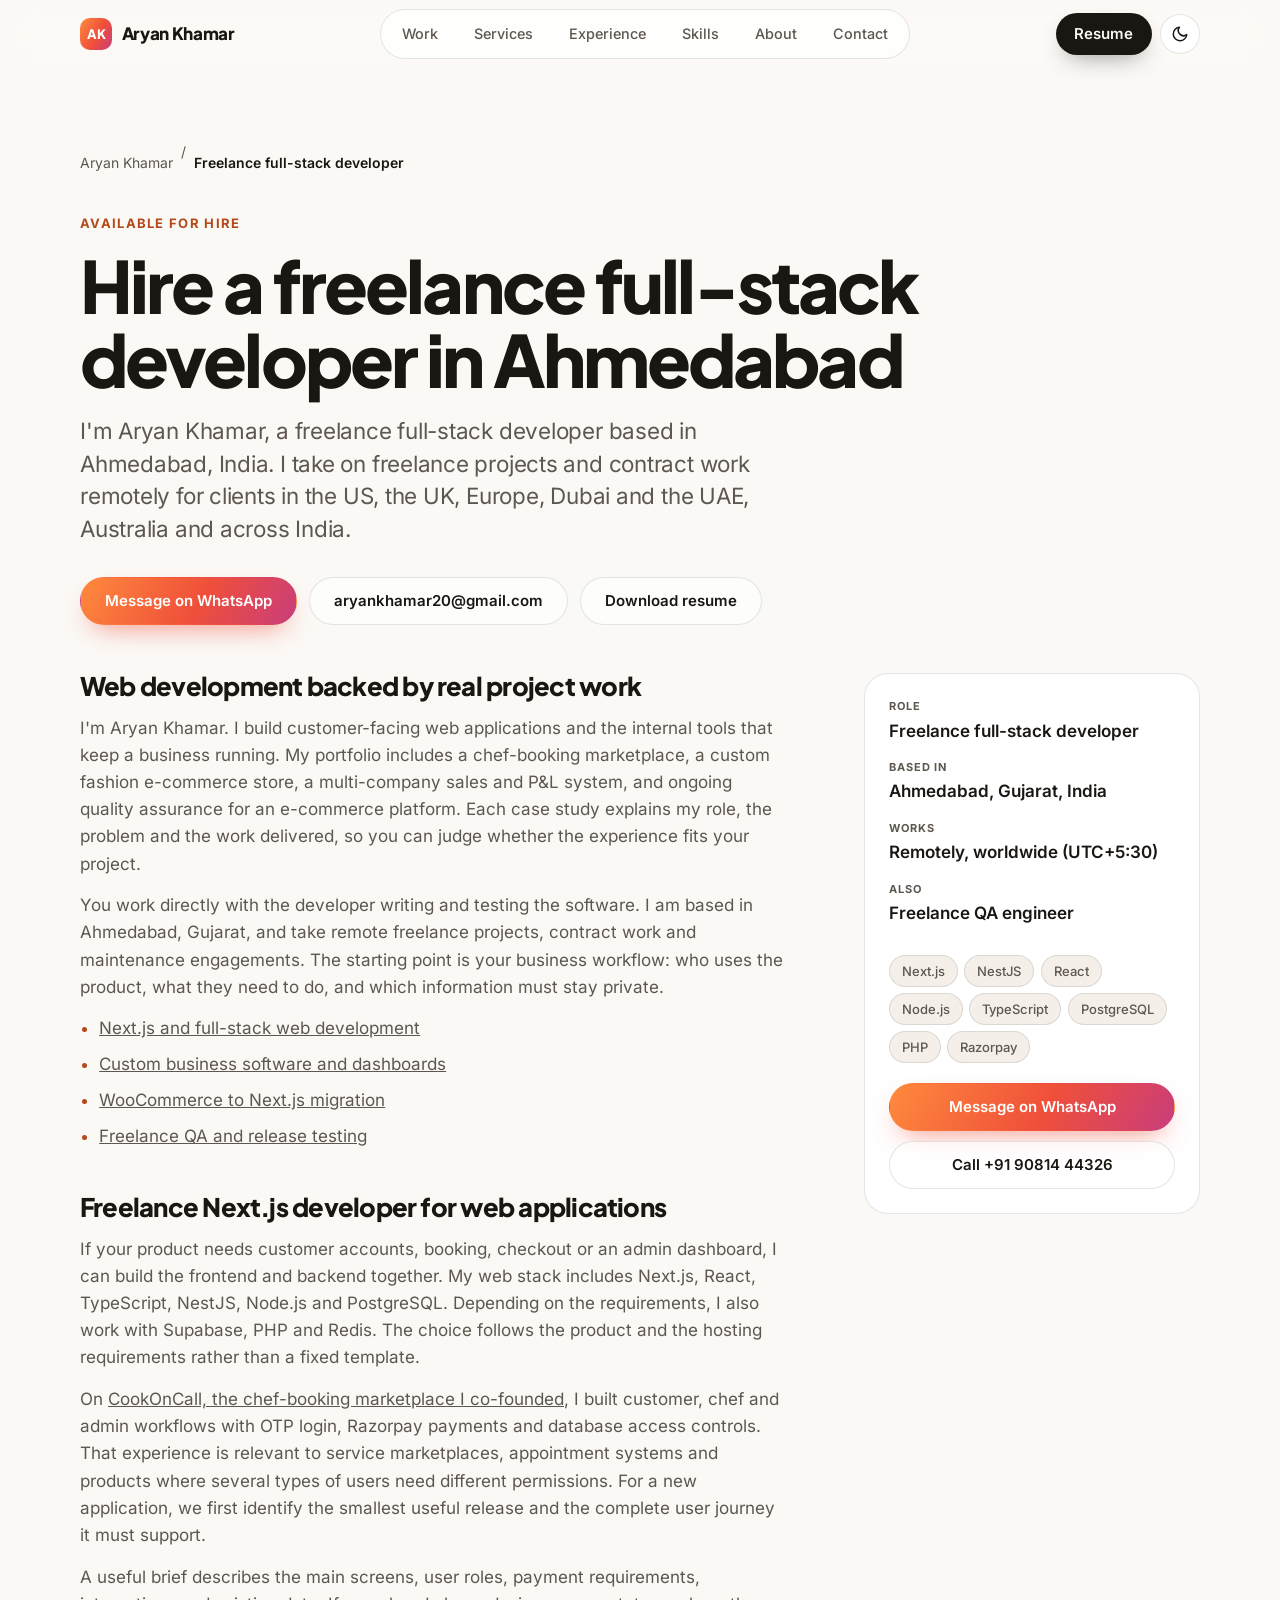
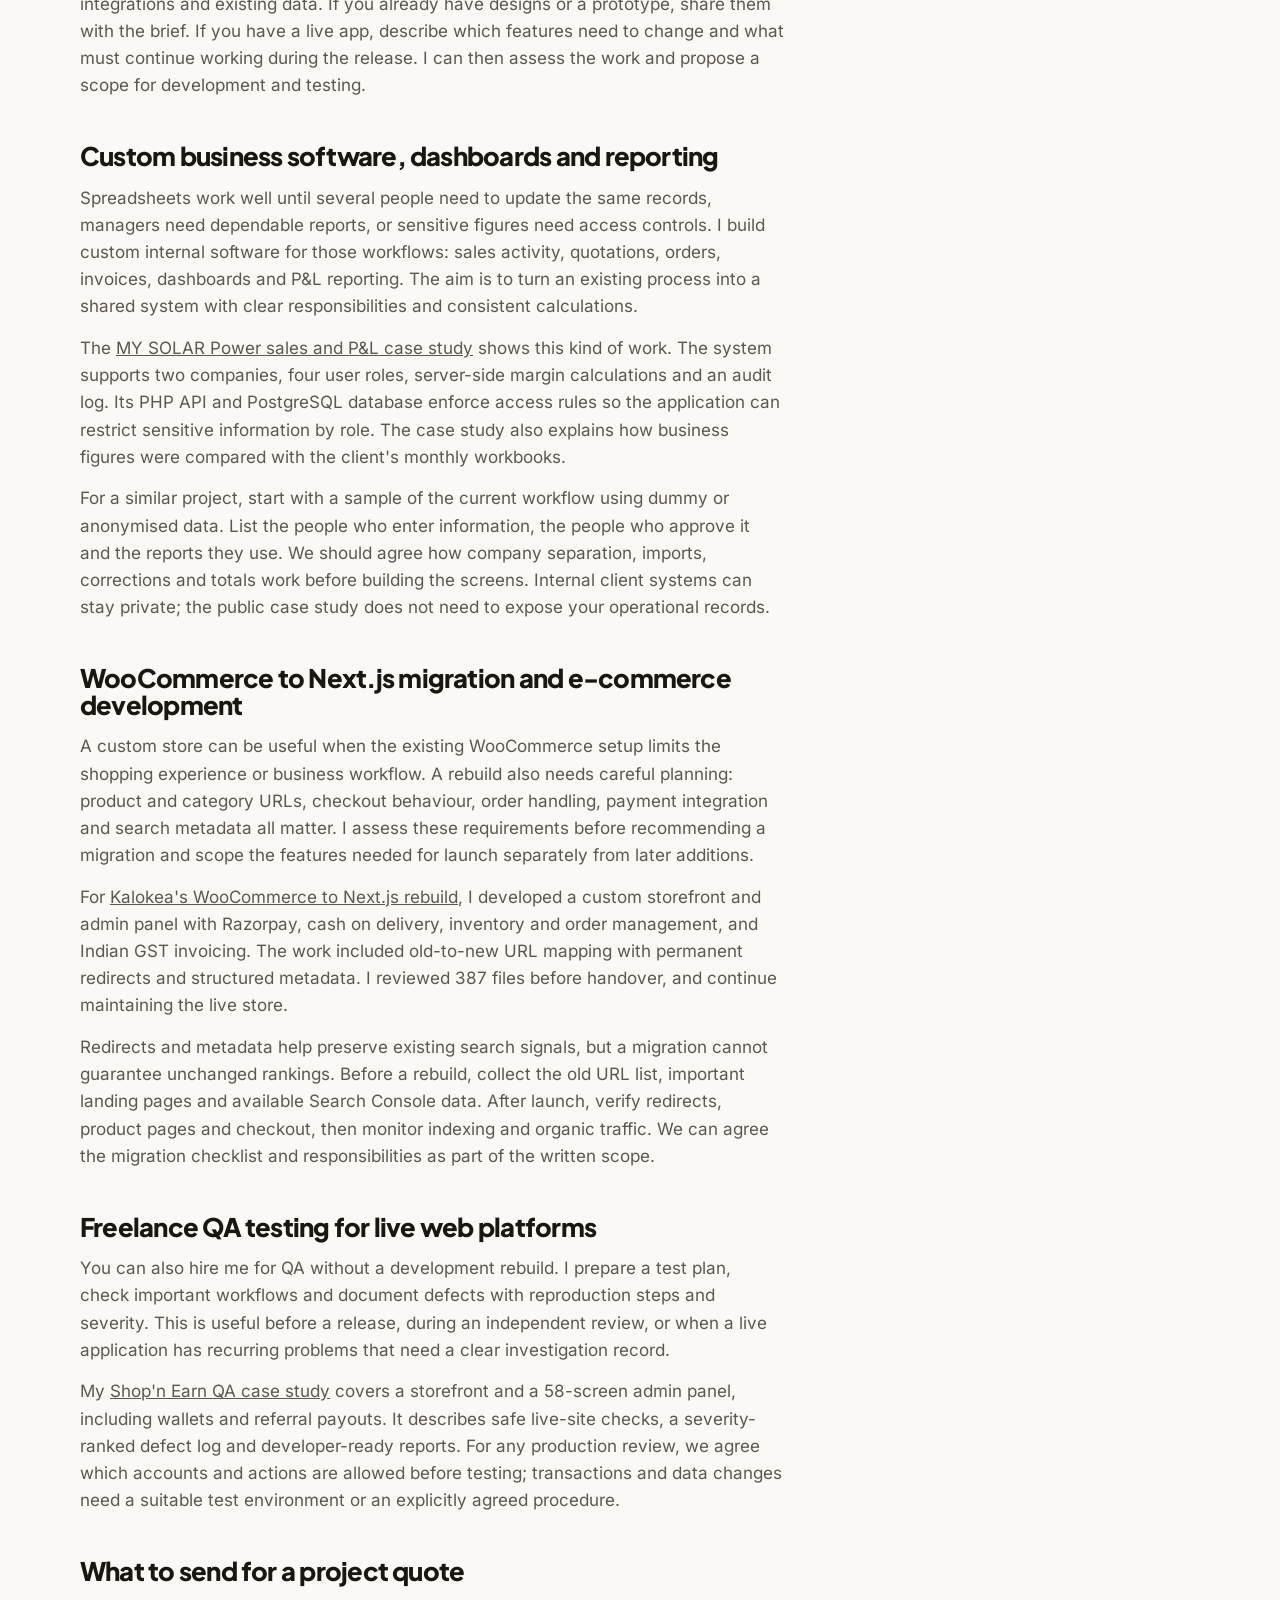
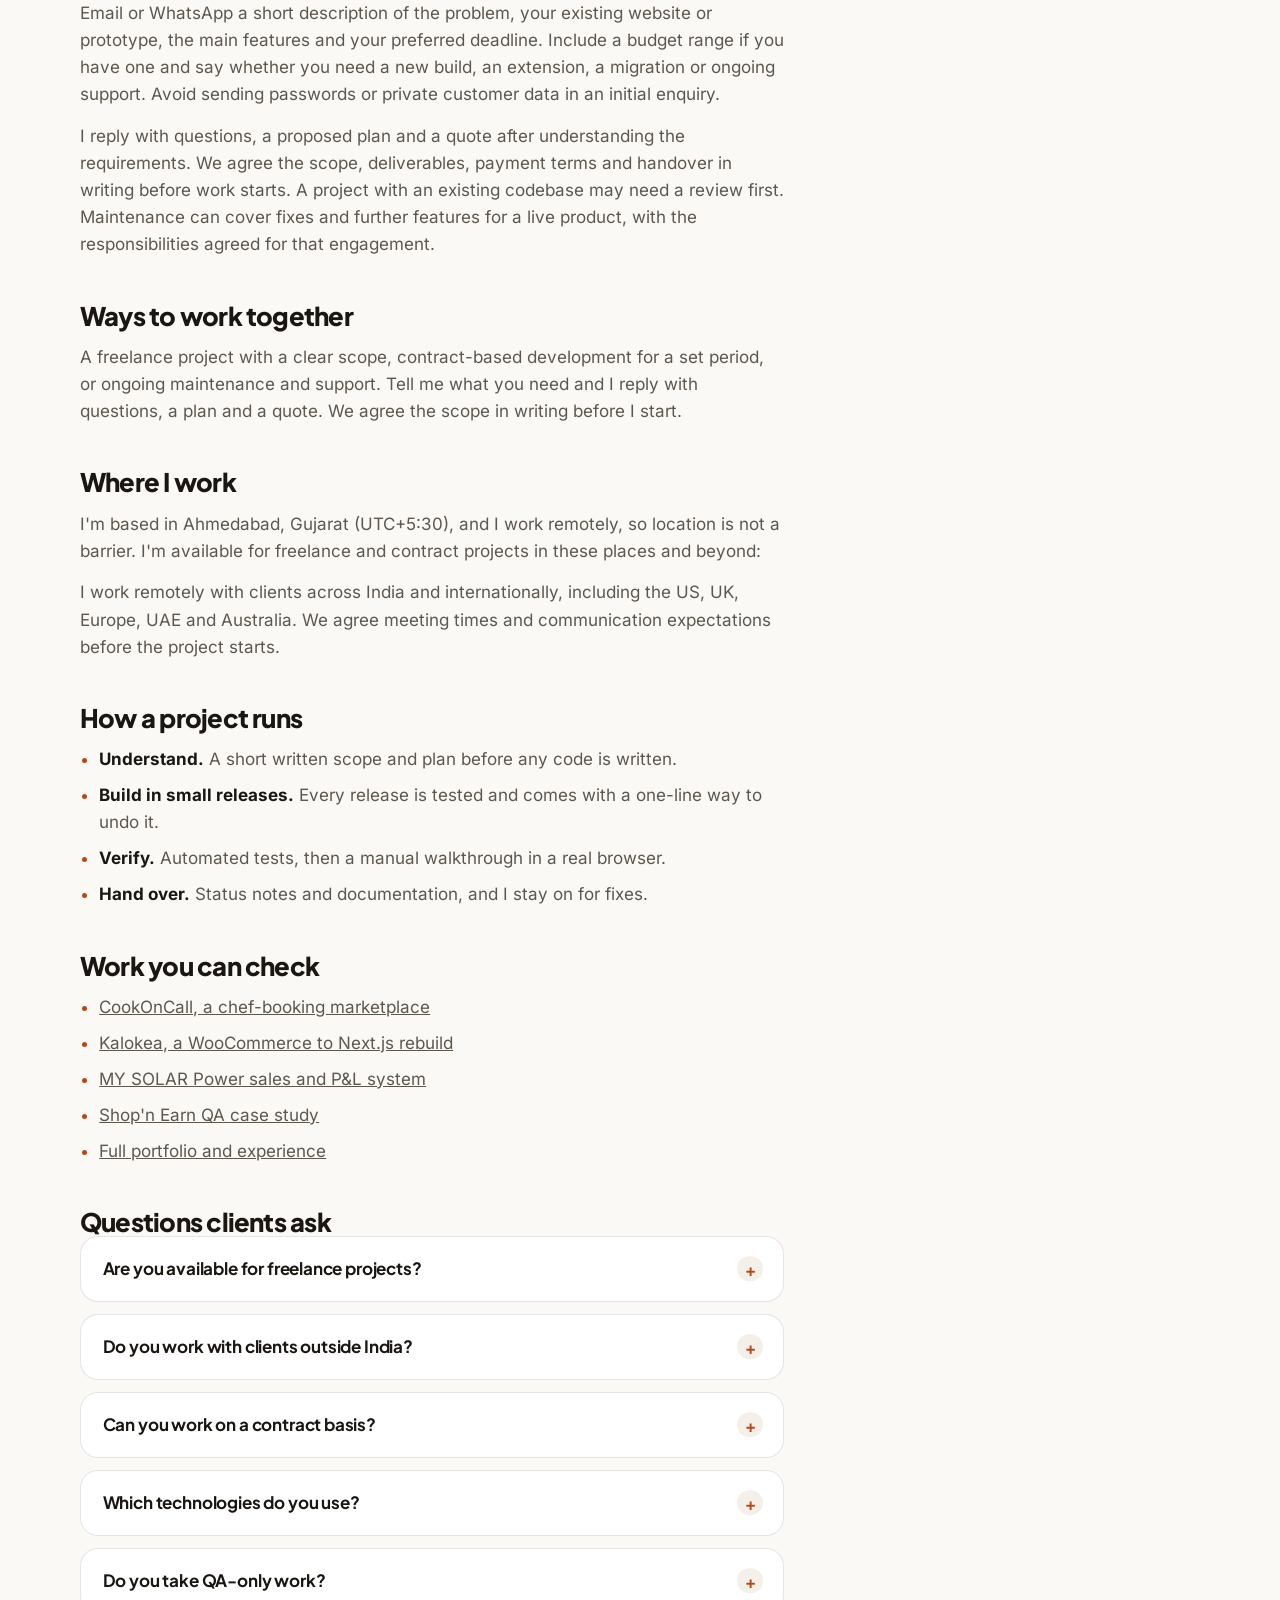
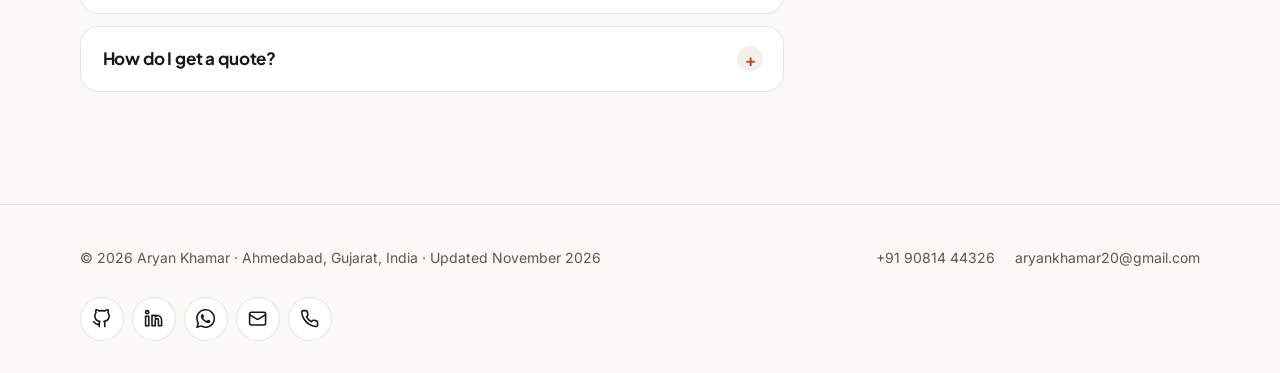
<file: freelance-full-stack-developer/index.html>
<!doctype html>
<html lang="en">
<head>
<meta charset="utf-8">
<meta name="viewport" content="width=device-width, initial-scale=1">
<title>Freelance Full-Stack Developer Ahmedabad | Aryan Khamar</title>
<meta name="description" content="Hire Aryan Khamar in Ahmedabad for Next.js apps, custom business software, WooCommerce migration and QA. Explore case studies and request a project quote.">
<link rel="canonical" href="https://aryankhamar.dev/freelance-full-stack-developer/">
<meta name="robots" content="index, follow, max-image-preview:large, max-snippet:-1, max-video-preview:-1">
<meta name="author" content="Aryan Khamar">
<meta name="color-scheme" content="light dark">
<meta name="theme-color" content="#fbfaf8" media="(prefers-color-scheme: light)">
<meta name="theme-color" content="#121110" media="(prefers-color-scheme: dark)">
<meta name="geo.region" content="IN-GJ">
<meta name="geo.placename" content="Ahmedabad">
<link rel="icon" type="image/svg+xml" href="../favicon.svg">
<link rel="icon" type="image/png" sizes="96x96" href="../favicon-96.png">
<link rel="icon" type="image/png" sizes="48x48" href="../favicon-48.png">
<link rel="icon" href="../favicon.ico" sizes="16x16 32x32 48x48">
<link rel="apple-touch-icon" href="../apple-touch-icon.png">
<link rel="manifest" href="../site.webmanifest">
<meta property="og:type" content="website">
<meta property="og:site_name" content="Aryan Khamar">
<meta property="og:locale" content="en_IN">
<meta property="og:title" content="Freelance Full-Stack Developer Ahmedabad | Aryan Khamar">
<meta property="og:description" content="Hire Aryan Khamar in Ahmedabad for Next.js apps, custom business software, WooCommerce migration and QA. Explore case studies and request a project quote.">
<meta property="og:url" content="https://aryankhamar.dev/freelance-full-stack-developer/">
<meta property="og:image" content="https://aryankhamar.dev/og-image.jpg">
<meta property="og:image:type" content="image/jpeg">
<meta property="og:image:width" content="1200">
<meta property="og:image:height" content="630">
<meta property="og:image:alt" content="Aryan Khamar, remote freelance full-stack developer from India">
<meta name="twitter:card" content="summary_large_image">
<meta name="twitter:title" content="Freelance Full-Stack Developer Ahmedabad | Aryan Khamar">
<meta name="twitter:description" content="Hire Aryan Khamar in Ahmedabad for Next.js apps, custom business software, WooCommerce migration and QA. Explore case studies and request a project quote.">
<meta name="twitter:image" content="https://aryankhamar.dev/og-image.jpg">
<script>
  (function () {
    var d = document.documentElement;
    d.classList.add('js');
    try {
      var t = localStorage.getItem('theme');
      if (t !== 'light' && t !== 'dark') t = matchMedia('(prefers-color-scheme: dark)').matches ? 'dark' : 'light';
      d.setAttribute('data-theme', t);
    } catch (e) {}
  })();
</script>
<link rel="preload" href="../fonts/inter.woff2" as="font" type="font/woff2" crossorigin>
<link rel="preload" href="../fonts/plus-jakarta-sans.woff2" as="font" type="font/woff2" crossorigin>
<link rel="stylesheet" href="../styles.css">
<script type="application/ld+json">
{
  "@context": "https://schema.org",
  "@graph": [
    {
      "@type": "WebPage",
      "@id": "https://aryankhamar.dev/freelance-full-stack-developer/#webpage",
      "url": "https://aryankhamar.dev/freelance-full-stack-developer/",
      "name": "Freelance Full-Stack Developer Ahmedabad | Aryan Khamar",
      "description": "Hire Aryan Khamar in Ahmedabad for Next.js apps, custom business software, WooCommerce migration and QA. Explore case studies and request a project quote.",
      "inLanguage": "en",
      "dateModified": "2026-11-01T00:30:00+05:30",
      "isPartOf": {
        "@id": "https://aryankhamar.dev/#website"
      },
      "author": {
        "@id": "https://aryankhamar.dev/#person"
      },
      "about": {
        "@id": "https://aryankhamar.dev/#service"
      },
      "breadcrumb": {
        "@id": "https://aryankhamar.dev/freelance-full-stack-developer/#breadcrumb"
      },
      "primaryImageOfPage": {
        "@type": "ImageObject",
        "url": "https://aryankhamar.dev/og-image.jpg"
      }
    },
    {
      "@type": "BreadcrumbList",
      "@id": "https://aryankhamar.dev/freelance-full-stack-developer/#breadcrumb",
      "itemListElement": [
        {
          "@type": "ListItem",
          "position": 1,
          "name": "Aryan Khamar",
          "item": "https://aryankhamar.dev/"
        },
        {
          "@type": "ListItem",
          "position": 2,
          "name": "Freelance full-stack developer",
          "item": "https://aryankhamar.dev/freelance-full-stack-developer/"
        }
      ]
    },
    {
      "@type": "FAQPage",
      "@id": "https://aryankhamar.dev/freelance-full-stack-developer/#faq",
      "mainEntity": [
        {
          "@type": "Question",
          "name": "Are you available for freelance projects?",
          "acceptedAnswer": {
            "@type": "Answer",
            "text": "Yes. I take on freelance projects and contract work: web applications, e-commerce stores, internal business software and QA testing. Message me on WhatsApp or email with what you need."
          }
        },
        {
          "@type": "Question",
          "name": "Do you work with clients outside India?",
          "acceptedAnswer": {
            "@type": "Answer",
            "text": "Yes. I take on remote work from clients in the US, the UK, Europe, Dubai and the UAE, Australia and anywhere else, over video calls, Slack, WhatsApp and email, with weekly written updates. I'm in India (UTC+5:30), which overlaps well with UAE, UK and European working hours."
          }
        },
        {
          "@type": "Question",
          "name": "Can you work on a contract basis?",
          "acceptedAnswer": {
            "@type": "Answer",
            "text": "Yes. I can take a fixed-scope project, a contract for a set period, or ongoing maintenance and support for a live product. We agree the scope and terms in writing before I start."
          }
        },
        {
          "@type": "Question",
          "name": "Which technologies do you use?",
          "acceptedAnswer": {
            "@type": "Answer",
            "text": "TypeScript, Next.js, React, NestJS, Node.js, PHP, PostgreSQL, Supabase, Redis, Razorpay, Cloudflare and Railway. I choose the stack to fit the project."
          }
        },
        {
          "@type": "Question",
          "name": "Do you take QA-only work?",
          "acceptedAnswer": {
            "@type": "Answer",
            "text": "Yes. I plan and run QA for live platforms: a written test plan, safe live-site testing, a severity-ranked defect log and developer-ready bug reports."
          }
        },
        {
          "@type": "Question",
          "name": "How do I get a quote?",
          "acceptedAnswer": {
            "@type": "Answer",
            "text": "Send a short description of the project by WhatsApp or email. I reply with questions, a plan and a quote."
          }
        }
      ]
    },
    {
      "@type": "Service",
      "@id": "https://aryankhamar.dev/freelance-full-stack-developer/#nextjs-development-service",
      "name": "Next.js web application development",
      "serviceType": "Next.js web application development",
      "url": "https://aryankhamar.dev/freelance-full-stack-developer/#nextjs-development",
      "provider": {
        "@id": "https://aryankhamar.dev/#person"
      },
      "areaServed": {
        "@type": "Place",
        "name": "Remote, worldwide"
      }
    },
    {
      "@type": "Service",
      "@id": "https://aryankhamar.dev/freelance-full-stack-developer/#custom-business-software-service",
      "name": "Custom business software development",
      "serviceType": "Custom business software development",
      "url": "https://aryankhamar.dev/freelance-full-stack-developer/#custom-business-software",
      "provider": {
        "@id": "https://aryankhamar.dev/#person"
      },
      "areaServed": {
        "@type": "Place",
        "name": "Remote, worldwide"
      }
    },
    {
      "@type": "Service",
      "@id": "https://aryankhamar.dev/freelance-full-stack-developer/#woocommerce-migration-service",
      "name": "WooCommerce to Next.js migration",
      "serviceType": "WooCommerce to Next.js migration",
      "url": "https://aryankhamar.dev/freelance-full-stack-developer/#woocommerce-migration",
      "provider": {
        "@id": "https://aryankhamar.dev/#person"
      },
      "areaServed": {
        "@type": "Place",
        "name": "Remote, worldwide"
      }
    },
    {
      "@type": "Service",
      "@id": "https://aryankhamar.dev/freelance-full-stack-developer/#qa-testing-service",
      "name": "Web application QA testing",
      "serviceType": "Web application QA testing",
      "url": "https://aryankhamar.dev/freelance-full-stack-developer/#qa-testing",
      "provider": {
        "@id": "https://aryankhamar.dev/#person"
      },
      "areaServed": {
        "@type": "Place",
        "name": "Remote, worldwide"
      }
    }
  ]
}
</script>
</head>
<body>
<a class="skip" href="#main">Skip to content</a>
<svg class="sprite" aria-hidden="true" focusable="false"><defs>
<symbol id="i-github" viewBox="0 0 24 24"><path d="M9 19c-5 1.5-5-2.5-7-3m14 6v-3.87a3.37 3.37 0 0 0-.94-2.61c3.14-.35 6.44-1.54 6.44-7A5.44 5.44 0 0 0 20 4.77 5.07 5.07 0 0 0 19.91 1S18.73.65 16 2.48a13.38 13.38 0 0 0-7 0C6.27.65 5.09 1 5.09 1A5.07 5.07 0 0 0 5 4.77a5.44 5.44 0 0 0-1.5 3.78c0 5.42 3.3 6.61 6.44 7A3.37 3.37 0 0 0 9 18.13V22"/></symbol>
<symbol id="i-linkedin" viewBox="0 0 24 24"><path d="M16 8a6 6 0 0 1 6 6v7h-4v-7a2 2 0 0 0-2-2 2 2 0 0 0-2 2v7h-4V8h4v1.98A5.5 5.5 0 0 1 16 8Z"/><rect width="4" height="12" x="2" y="9"/><circle cx="4" cy="4" r="2"/></symbol>
<symbol id="i-instagram" viewBox="0 0 24 24"><rect width="20" height="20" x="2" y="2" rx="5" ry="5"/><path d="M16 11.37A4 4 0 1 1 12.63 8 4 4 0 0 1 16 11.37Z"/><path d="M17.5 6.5h.01"/></symbol>
<symbol id="i-mail" viewBox="0 0 24 24"><rect width="20" height="16" x="2" y="4" rx="2"/><path d="m22 7-8.97 5.7a1.94 1.94 0 0 1-2.06 0L2 7"/></symbol>
<symbol id="i-phone" viewBox="0 0 24 24"><path d="M22 16.92v3a2 2 0 0 1-2.18 2 19.79 19.79 0 0 1-8.63-3.07 19.5 19.5 0 0 1-6-6 19.79 19.79 0 0 1-3.07-8.67A2 2 0 0 1 4.11 2h3a2 2 0 0 1 2 1.72c.127.96.361 1.903.7 2.81a2 2 0 0 1-.45 2.11L8.09 9.91a16 16 0 0 0 6 6l1.27-1.27a2 2 0 0 1 2.11-.45c.907.339 1.85.573 2.81.7A2 2 0 0 1 22 16.92Z"/></symbol>
<symbol id="i-whatsapp" viewBox="0 0 24 24"><path fill="currentColor" stroke="none" d="M17.472 14.382c-.297-.149-1.758-.867-2.03-.967-.273-.099-.471-.148-.67.15-.197.297-.767.966-.94 1.164-.173.199-.347.223-.644.075-.297-.15-1.255-.463-2.39-1.475-.883-.788-1.48-1.761-1.653-2.059-.173-.297-.018-.458.13-.606.134-.133.298-.347.446-.52.149-.174.198-.298.298-.497.099-.198.05-.371-.025-.52-.075-.149-.669-1.612-.916-2.207-.242-.579-.487-.5-.669-.51-.173-.008-.371-.01-.57-.01-.198 0-.52.074-.792.372-.272.297-1.04 1.016-1.04 2.479 0 1.462 1.065 2.875 1.213 3.074.149.198 2.096 3.2 5.077 4.487.709.306 1.262.489 1.694.625.712.227 1.36.195 1.871.118.571-.085 1.758-.719 2.006-1.413.248-.694.248-1.289.173-1.413-.074-.124-.272-.198-.57-.347m-5.421 7.403h-.004a9.87 9.87 0 01-5.031-1.378l-.361-.214-3.741.982.998-3.648-.235-.374a9.86 9.86 0 01-1.51-5.26c.001-5.45 4.436-9.884 9.888-9.884 2.64 0 5.122 1.03 6.988 2.898a9.825 9.825 0 012.893 6.994c-.003 5.45-4.437 9.884-9.885 9.884m8.413-18.297A11.815 11.815 0 0012.05 0C5.495 0 .16 5.335.157 11.892c0 2.096.547 4.142 1.588 5.945L.057 24l6.305-1.654a11.882 11.882 0 005.683 1.448h.005c6.554 0 11.89-5.335 11.893-11.893a11.821 11.821 0 00-3.48-8.413Z"/></symbol>
<symbol id="i-pin" viewBox="0 0 24 24"><path d="M20 10c0 4.993-5.539 10.193-7.399 11.799a1 1 0 0 1-1.202 0C9.539 20.193 4 14.993 4 10a8 8 0 0 1 16 0Z"/><circle cx="12" cy="10" r="3"/></symbol>
</defs></svg>
<div class="progress" id="progress" aria-hidden="true"></div>

<header class="site-header" id="top">
  <div class="wrap bar">
    <a class="brand" href="../"><i aria-hidden="true">AK</i><span class="brand-name">Aryan Khamar</span></a>
    <nav class="nav" id="nav" aria-label="Main">
      <a href="../#work">Work</a>
      <a href="../#services">Services</a>
      <a href="../#experience">Experience</a>
      <a href="../#skills">Skills</a>
      <a href="../#about">About</a>
      <a href="../#contact">Contact</a>
      <a class="nav-extra" href="tel:+919081444326">Call +91 90814 44326</a>
    </nav>
    <div class="bar-actions">
      <a class="btn btn-primary btn-sm" href="../Aryan-Khamar-Resume.pdf" download>Resume</a>
      <button class="icon-btn theme-btn" id="themeBtn" type="button" aria-label="Switch colour theme">
        <svg class="moon" viewBox="0 0 24 24" fill="none" stroke="currentColor" stroke-width="2" stroke-linecap="round" stroke-linejoin="round" aria-hidden="true"><path d="M21 12.8A9 9 0 1 1 11.2 3a7 7 0 0 0 9.8 9.8Z"/></svg>
        <svg class="sun" viewBox="0 0 24 24" fill="none" stroke="currentColor" stroke-width="2" stroke-linecap="round" aria-hidden="true"><circle cx="12" cy="12" r="4"/><path d="M12 2v2M12 20v2M4.9 4.9l1.4 1.4M17.7 17.7l1.4 1.4M2 12h2M20 12h2M4.9 19.1l1.4-1.4M17.7 6.3l1.4-1.4"/></svg>
      </button>
      <button class="icon-btn menu-btn" id="menuBtn" type="button" aria-label="Open menu" aria-expanded="false" aria-controls="nav">
        <svg viewBox="0 0 24 24" fill="none" stroke="currentColor" stroke-width="2" stroke-linecap="round" aria-hidden="true"><path d="M4 7h16M4 12h16M4 17h16"/></svg>
      </button>
    </div>
  </div>
</header>

<main id="main">
  <section class="case-hero">
    <div class="wrap">
      <nav class="crumbs" aria-label="Breadcrumb"><a href="../">Aryan Khamar</a><span aria-hidden="true">/</span><span aria-current="page">Freelance full-stack developer</span></nav>
      <p class="eyebrow">Available for hire</p>
      <h1 class="case-title">Hire a freelance full-stack developer in Ahmedabad</h1>
      <p class="case-lead">I'm Aryan Khamar, a freelance full-stack developer based in Ahmedabad, India. I take on freelance projects and contract work remotely for clients in the US, the UK, Europe, Dubai and the UAE, Australia and across India.</p>
      <div class="cta"><a class="btn btn-grad" href="https://wa.me/919081444326?text=Hi%20Aryan%2C%20I%20saw%20your%20portfolio%20and%20would%20like%20to%20talk%20about%20a%20project." target="_blank" rel="noopener noreferrer">Message on WhatsApp</a><a class="btn btn-ghost" href="mailto:aryankhamar20@gmail.com">aryankhamar20@gmail.com</a><a class="btn btn-ghost" href="../Aryan-Khamar-Resume.pdf" download>Download resume</a></div>
    </div>
  </section>

  <section class="case-main">
    <div class="wrap case-body">
      <article class="prose">
        <h2>Web development backed by real project work</h2>
        <p>I'm Aryan Khamar. I build customer-facing web applications and the internal tools that keep a business running. My portfolio includes a chef-booking marketplace, a custom fashion e-commerce store, a multi-company sales and P&amp;L system, and ongoing quality assurance for an e-commerce platform. Each case study explains my role, the problem and the work delivered, so you can judge whether the experience fits your project.</p>
        <p>You work directly with the developer writing and testing the software. I am based in Ahmedabad, Gujarat, and take remote freelance projects, contract work and maintenance engagements. The starting point is your business workflow: who uses the product, what they need to do, and which information must stay private.</p>
        <nav aria-label="Development services"><ul><li><a href="#nextjs-development">Next.js and full-stack web development</a></li><li><a href="#custom-business-software">Custom business software and dashboards</a></li><li><a href="#woocommerce-migration">WooCommerce to Next.js migration</a></li><li><a href="#qa-testing">Freelance QA and release testing</a></li></ul></nav>
        <h2 id="nextjs-development">Freelance Next.js developer for web applications</h2>
        <p>If your product needs customer accounts, booking, checkout or an admin dashboard, I can build the frontend and backend together. My web stack includes Next.js, React, TypeScript, NestJS, Node.js and PostgreSQL. Depending on the requirements, I also work with Supabase, PHP and Redis. The choice follows the product and the hosting requirements rather than a fixed template.</p>
        <p>On <a href="../work/cookoncall/">CookOnCall, the chef-booking marketplace I co-founded</a>, I built customer, chef and admin workflows with OTP login, Razorpay payments and database access controls. That experience is relevant to service marketplaces, appointment systems and products where several types of users need different permissions. For a new application, we first identify the smallest useful release and the complete user journey it must support.</p>
        <p>A useful brief describes the main screens, user roles, payment requirements, integrations and existing data. If you already have designs or a prototype, share them with the brief. If you have a live app, describe which features need to change and what must continue working during the release. I can then assess the work and propose a scope for development and testing.</p>
        <h2 id="custom-business-software">Custom business software, dashboards and reporting</h2>
        <p>Spreadsheets work well until several people need to update the same records, managers need dependable reports, or sensitive figures need access controls. I build custom internal software for those workflows: sales activity, quotations, orders, invoices, dashboards and P&amp;L reporting. The aim is to turn an existing process into a shared system with clear responsibilities and consistent calculations.</p>
        <p>The <a href="../work/my-solar-sales-pl-system/">MY SOLAR Power sales and P&amp;L case study</a> shows this kind of work. The system supports two companies, four user roles, server-side margin calculations and an audit log. Its PHP API and PostgreSQL database enforce access rules so the application can restrict sensitive information by role. The case study also explains how business figures were compared with the client's monthly workbooks.</p>
        <p>For a similar project, start with a sample of the current workflow using dummy or anonymised data. List the people who enter information, the people who approve it and the reports they use. We should agree how company separation, imports, corrections and totals work before building the screens. Internal client systems can stay private; the public case study does not need to expose your operational records.</p>
        <h2 id="woocommerce-migration">WooCommerce to Next.js migration and e-commerce development</h2>
        <p>A custom store can be useful when the existing WooCommerce setup limits the shopping experience or business workflow. A rebuild also needs careful planning: product and category URLs, checkout behaviour, order handling, payment integration and search metadata all matter. I assess these requirements before recommending a migration and scope the features needed for launch separately from later additions.</p>
        <p>For <a href="../work/kalokea/">Kalokea's WooCommerce to Next.js rebuild</a>, I developed a custom storefront and admin panel with Razorpay, cash on delivery, inventory and order management, and Indian GST invoicing. The work included old-to-new URL mapping with permanent redirects and structured metadata. I reviewed 387 files before handover, and continue maintaining the live store.</p>
        <p>Redirects and metadata help preserve existing search signals, but a migration cannot guarantee unchanged rankings. Before a rebuild, collect the old URL list, important landing pages and available Search Console data. After launch, verify redirects, product pages and checkout, then monitor indexing and organic traffic. We can agree the migration checklist and responsibilities as part of the written scope.</p>
        <h2 id="qa-testing">Freelance QA testing for live web platforms</h2>
        <p>You can also hire me for QA without a development rebuild. I prepare a test plan, check important workflows and document defects with reproduction steps and severity. This is useful before a release, during an independent review, or when a live application has recurring problems that need a clear investigation record.</p>
        <p>My <a href="../work/shopnearn-qa/">Shop'n Earn QA case study</a> covers a storefront and a 58-screen admin panel, including wallets and referral payouts. It describes safe live-site checks, a severity-ranked defect log and developer-ready reports. For any production review, we agree which accounts and actions are allowed before testing; transactions and data changes need a suitable test environment or an explicitly agreed procedure.</p>
        <h2>What to send for a project quote</h2>
        <p>Email or WhatsApp a short description of the problem, your existing website or prototype, the main features and your preferred deadline. Include a budget range if you have one and say whether you need a new build, an extension, a migration or ongoing support. Avoid sending passwords or private customer data in an initial enquiry.</p>
        <p>I reply with questions, a proposed plan and a quote after understanding the requirements. We agree the scope, deliverables, payment terms and handover in writing before work starts. A project with an existing codebase may need a review first. Maintenance can cover fixes and further features for a live product, with the responsibilities agreed for that engagement.</p>
        <h2>Ways to work together</h2>
        <p>A freelance project with a clear scope, contract-based development for a set period, or ongoing maintenance and support. Tell me what you need and I reply with questions, a plan and a quote. We agree the scope in writing before I start.</p>
        <h2>Where I work</h2>
        <p>I'm based in Ahmedabad, Gujarat (UTC+5:30), and I work remotely, so location is not a barrier. I'm available for freelance and contract projects in these places and beyond:</p>
        <p>I work remotely with clients across India and internationally, including the US, UK, Europe, UAE and Australia. We agree meeting times and communication expectations before the project starts.</p>
        <h2>How a project runs</h2>
        <ul><li><strong>Understand.</strong> A short written scope and plan before any code is written.</li><li><strong>Build in small releases.</strong> Every release is tested and comes with a one-line way to undo it.</li><li><strong>Verify.</strong> Automated tests, then a manual walkthrough in a real browser.</li><li><strong>Hand over.</strong> Status notes and documentation, and I stay on for fixes.</li></ul>
        <h2>Work you can check</h2>
        <ul><li><a href="../work/cookoncall/">CookOnCall, a chef-booking marketplace</a></li><li><a href="../work/kalokea/">Kalokea, a WooCommerce to Next.js rebuild</a></li><li><a href="../work/my-solar-sales-pl-system/">MY SOLAR Power sales and P&amp;L system</a></li><li><a href="../work/shopnearn-qa/">Shop'n Earn QA case study</a></li><li><a href="../">Full portfolio and experience</a></li></ul>
        <h2>Questions clients ask</h2>
        <div class="faq-list">
        <details class="faq-item"><summary>Are you available for freelance projects?</summary><p>Yes. I take on freelance projects and contract work: web applications, e-commerce stores, internal business software and QA testing. Message me on WhatsApp or email with what you need.</p></details>
        <details class="faq-item"><summary>Do you work with clients outside India?</summary><p>Yes. I take on remote work from clients in the US, the UK, Europe, Dubai and the UAE, Australia and anywhere else, over video calls, Slack, WhatsApp and email, with weekly written updates. I'm in India (UTC+5:30), which overlaps well with UAE, UK and European working hours.</p></details>
        <details class="faq-item"><summary>Can you work on a contract basis?</summary><p>Yes. I can take a fixed-scope project, a contract for a set period, or ongoing maintenance and support for a live product. We agree the scope and terms in writing before I start.</p></details>
        <details class="faq-item"><summary>Which technologies do you use?</summary><p>TypeScript, Next.js, React, NestJS, Node.js, PHP, PostgreSQL, Supabase, Redis, Razorpay, Cloudflare and Railway. I choose the stack to fit the project.</p></details>
        <details class="faq-item"><summary>Do you take QA-only work?</summary><p>Yes. I plan and run QA for live platforms: a written test plan, safe live-site testing, a severity-ranked defect log and developer-ready bug reports.</p></details>
        <details class="faq-item"><summary>How do I get a quote?</summary><p>Send a short description of the project by WhatsApp or email. I reply with questions, a plan and a quote.</p></details>
        </div>
      </article>
      <aside class="case-aside" aria-label="Contact">
        <div class="aside-card">
          <dl class="meta-list"><div><dt>Role</dt><dd>Freelance full-stack developer</dd></div><div><dt>Based in</dt><dd>Ahmedabad, Gujarat, India</dd></div><div><dt>Works</dt><dd>Remotely, worldwide (UTC+5:30)</dd></div><div><dt>Also</dt><dd>Freelance QA engineer</dd></div></dl>
          <ul class="chips" aria-label="Technology"><li>Next.js</li><li>NestJS</li><li>React</li><li>Node.js</li><li>TypeScript</li><li>PostgreSQL</li><li>PHP</li><li>Razorpay</li></ul>
          <div class="aside-cta"><a class="btn btn-grad" href="https://wa.me/919081444326?text=Hi%20Aryan%2C%20I%20saw%20your%20portfolio%20and%20would%20like%20to%20talk%20about%20a%20project." target="_blank" rel="noopener noreferrer">Message on WhatsApp</a><a class="btn btn-ghost" href="tel:+919081444326">Call +91 90814 44326</a></div>
        </div>
      </aside>
    </div>
  </section>
</main>

<footer class="site-footer">
  <div class="wrap foot">
    <span>© <span id="year">2026</span> Aryan Khamar · Ahmedabad, Gujarat, India · Updated November 2026</span>
    <span class="foot-contact"><a href="tel:+919081444326">+91 90814 44326</a><a href="mailto:aryankhamar20@gmail.com">aryankhamar20@gmail.com</a></span>
    <ul class="social" aria-label="Find me online"><li><a href="https://github.com/aryankhamar20-cloud" target="_blank" rel="me noopener noreferrer" aria-label="GitHub: github.com/aryankhamar20-cloud" title="GitHub"><svg aria-hidden="true"><use href="#i-github"/></svg></a></li><li><a href="https://linkedin.com/in/aryan-khamar" target="_blank" rel="me noopener noreferrer" aria-label="LinkedIn: linkedin.com/in/aryan-khamar" title="LinkedIn"><svg aria-hidden="true"><use href="#i-linkedin"/></svg></a></li><li><a href="https://wa.me/919081444326?text=Hi%20Aryan%2C%20I%20saw%20your%20portfolio%20and%20would%20like%20to%20talk%20about%20a%20project." target="_blank" rel="me noopener noreferrer" aria-label="WhatsApp: +91 90814 44326" title="WhatsApp"><svg aria-hidden="true"><use href="#i-whatsapp"/></svg></a></li><li><a href="mailto:aryankhamar20@gmail.com" aria-label="Email: aryankhamar20@gmail.com" title="Email"><svg aria-hidden="true"><use href="#i-mail"/></svg></a></li><li><a href="tel:+919081444326" aria-label="Call: +91 90814 44326" title="Call"><svg aria-hidden="true"><use href="#i-phone"/></svg></a></li></ul>
  </div>
</footer>
<a class="fab" href="https://wa.me/919081444326?text=Hi%20Aryan%2C%20I%20saw%20your%20portfolio%20and%20would%20like%20to%20talk%20about%20a%20project." target="_blank" rel="noopener noreferrer" aria-label="Chat with Aryan on WhatsApp"><svg aria-hidden="true"><use href="#i-whatsapp"/></svg></a>

<script src="../script.js" defer></script>
</body>
</html>
</file>
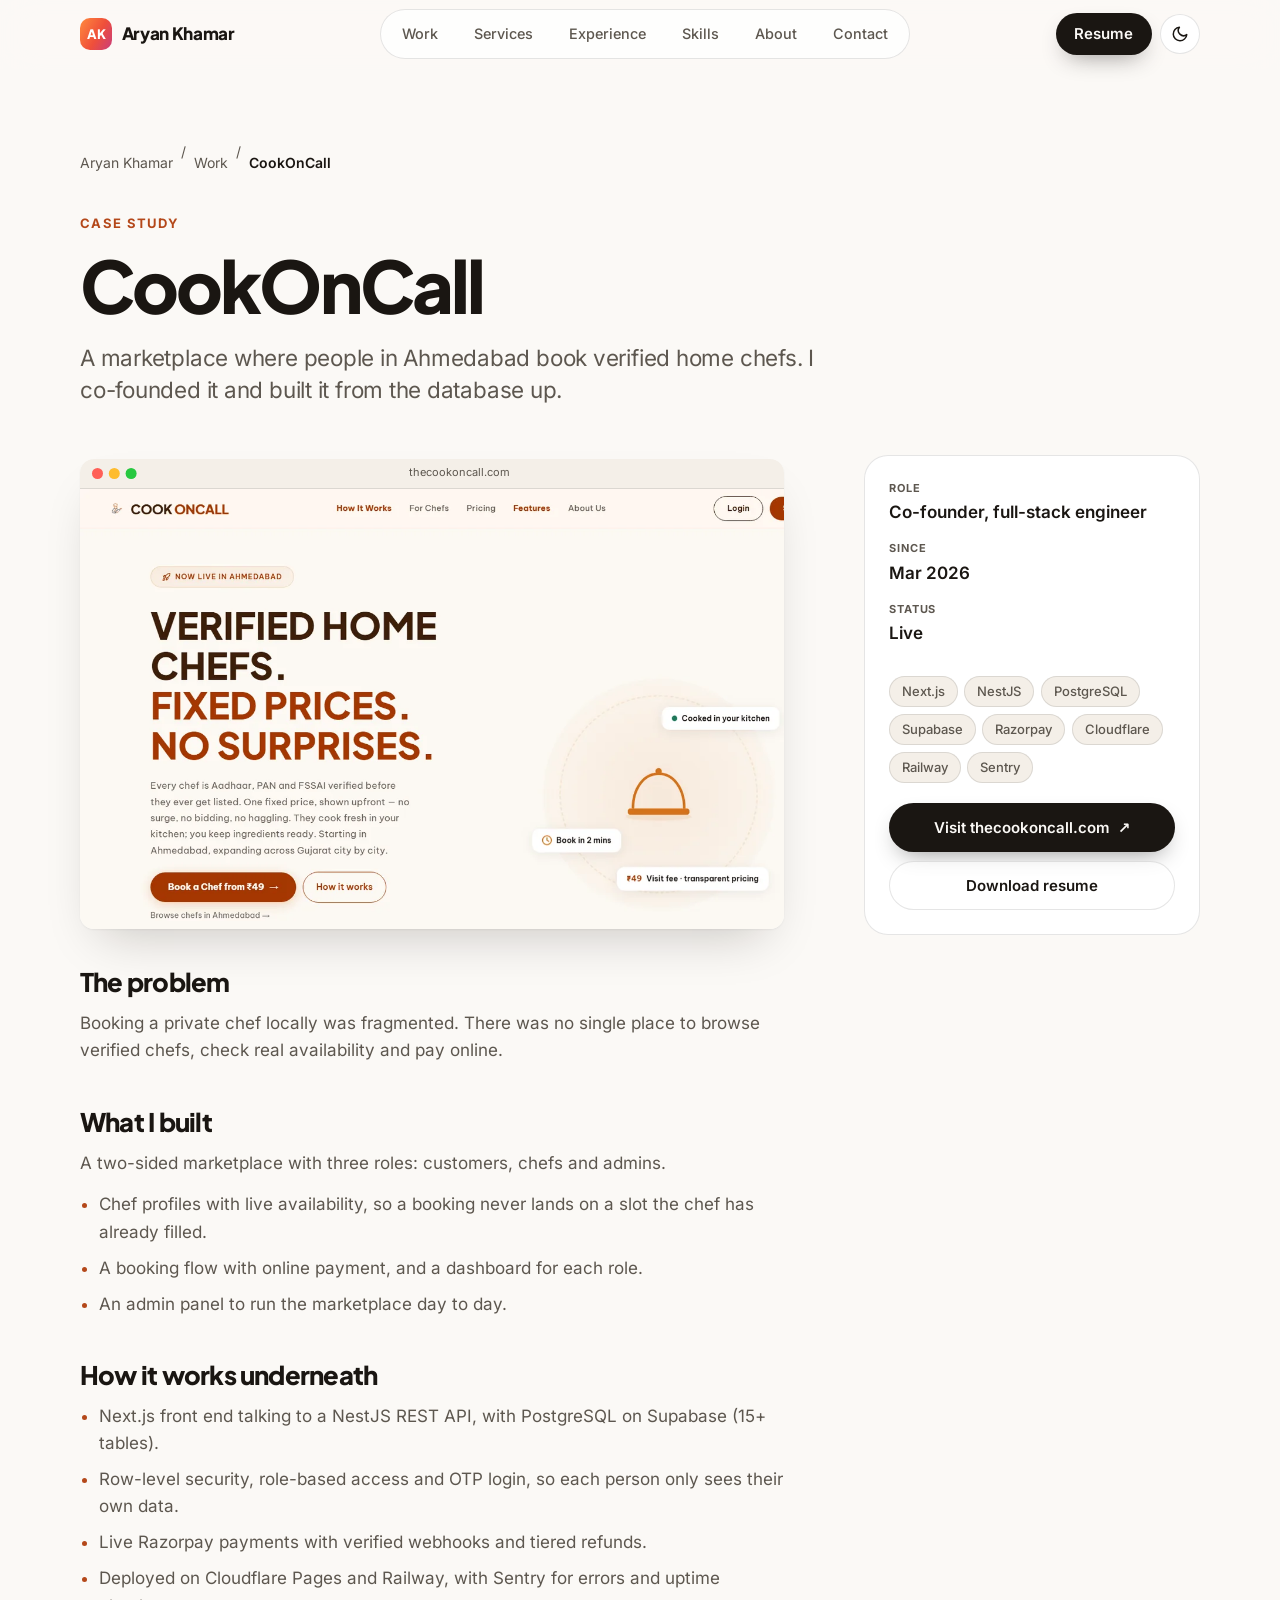
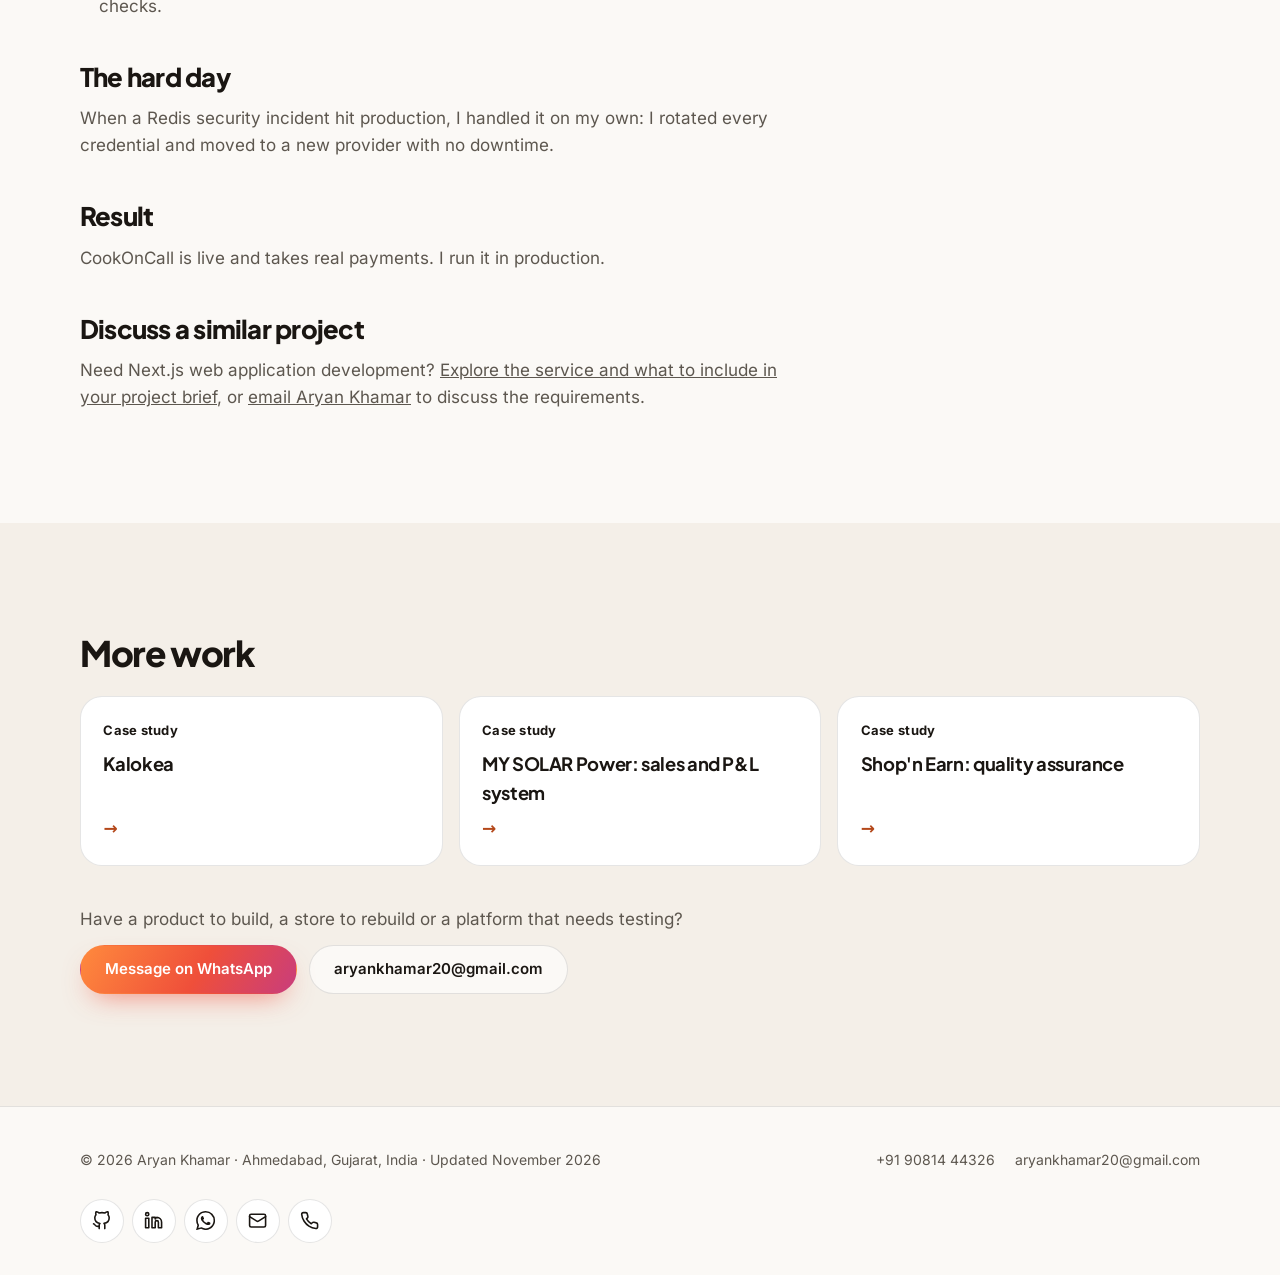
<file: work/cookoncall/index.html>
<!doctype html>
<html lang="en">
<head>
<meta charset="utf-8">
<meta name="viewport" content="width=device-width, initial-scale=1">
<title>CookOnCall: a chef-booking marketplace built by Aryan Khamar</title>
<meta name="description" content="How Aryan Khamar co-founded and built CookOnCall, a marketplace where people in Ahmedabad book verified home chefs, on Next.js, NestJS and PostgreSQL.">
<link rel="canonical" href="https://aryankhamar.dev/work/cookoncall/">
<meta name="robots" content="index, follow, max-image-preview:large, max-snippet:-1, max-video-preview:-1">
<meta name="author" content="Aryan Khamar">
<meta name="color-scheme" content="light dark">
<meta name="theme-color" content="#fbfaf8" media="(prefers-color-scheme: light)">
<meta name="theme-color" content="#121110" media="(prefers-color-scheme: dark)">
<link rel="icon" type="image/svg+xml" href="../../favicon.svg">
<link rel="icon" type="image/png" sizes="96x96" href="../../favicon-96.png">
<link rel="icon" type="image/png" sizes="48x48" href="../../favicon-48.png">
<link rel="icon" href="../../favicon.ico" sizes="16x16 32x32 48x48">
<link rel="apple-touch-icon" href="../../apple-touch-icon.png">
<link rel="manifest" href="../../site.webmanifest">
<meta property="og:type" content="article">
<meta property="og:site_name" content="Aryan Khamar">
<meta property="og:locale" content="en_IN">
<meta property="og:title" content="CookOnCall: a chef-booking marketplace built by Aryan Khamar">
<meta property="og:description" content="How Aryan Khamar co-founded and built CookOnCall, a marketplace where people in Ahmedabad book verified home chefs, on Next.js, NestJS and PostgreSQL.">
<meta property="og:url" content="https://aryankhamar.dev/work/cookoncall/">
<meta property="og:image" content="https://aryankhamar.dev/og-image.jpg">
<meta property="og:image:type" content="image/jpeg">
<meta property="og:image:width" content="1200">
<meta property="og:image:height" content="630">
<meta property="og:image:alt" content="Aryan Khamar, full-stack engineer in Ahmedabad, India">
<meta name="twitter:card" content="summary_large_image">
<meta name="twitter:title" content="CookOnCall: a chef-booking marketplace built by Aryan Khamar">
<meta name="twitter:description" content="How Aryan Khamar co-founded and built CookOnCall, a marketplace where people in Ahmedabad book verified home chefs, on Next.js, NestJS and PostgreSQL.">
<meta name="twitter:image" content="https://aryankhamar.dev/og-image.jpg">
<script>
  (function () {
    var d = document.documentElement;
    d.classList.add('js');
    try {
      var t = localStorage.getItem('theme');
      if (t !== 'light' && t !== 'dark') t = matchMedia('(prefers-color-scheme: dark)').matches ? 'dark' : 'light';
      d.setAttribute('data-theme', t);
    } catch (e) {}
  })();
</script>
<link rel="preload" href="../../fonts/inter.woff2" as="font" type="font/woff2" crossorigin>
<link rel="preload" href="../../fonts/plus-jakarta-sans.woff2" as="font" type="font/woff2" crossorigin>
<link rel="stylesheet" href="../../styles.css">
<script type="application/ld+json">
{
  "@context": "https://schema.org",
  "@graph": [
    {
      "@type": "WebPage",
      "@id": "https://aryankhamar.dev/work/cookoncall/#webpage",
      "url": "https://aryankhamar.dev/work/cookoncall/",
      "name": "CookOnCall: a chef-booking marketplace built by Aryan Khamar",
      "description": "How Aryan Khamar co-founded and built CookOnCall, a marketplace where people in Ahmedabad book verified home chefs, on Next.js, NestJS and PostgreSQL.",
      "inLanguage": "en",
      "dateModified": "2026-11-01T00:30:00+05:30",
      "isPartOf": {
        "@id": "https://aryankhamar.dev/#website"
      },
      "author": {
        "@id": "https://aryankhamar.dev/#person"
      },
      "about": {
        "@type": "CreativeWork",
        "name": "CookOnCall",
        "creator": {
          "@id": "https://aryankhamar.dev/#person"
        }
      },
      "breadcrumb": {
        "@id": "https://aryankhamar.dev/work/cookoncall/#breadcrumb"
      },
      "primaryImageOfPage": {
        "@type": "ImageObject",
        "url": "https://aryankhamar.dev/og-image.jpg"
      }
    },
    {
      "@type": "BreadcrumbList",
      "@id": "https://aryankhamar.dev/work/cookoncall/#breadcrumb",
      "itemListElement": [
        {
          "@type": "ListItem",
          "position": 1,
          "name": "Aryan Khamar",
          "item": "https://aryankhamar.dev/"
        },
        {
          "@type": "ListItem",
          "position": 2,
          "name": "Work",
          "item": "https://aryankhamar.dev/#work"
        },
        {
          "@type": "ListItem",
          "position": 3,
          "name": "CookOnCall",
          "item": "https://aryankhamar.dev/work/cookoncall/"
        }
      ]
    }
  ]
}
</script>
</head>
<body>
<a class="skip" href="#main">Skip to content</a>
<svg class="sprite" aria-hidden="true" focusable="false"><defs>
<symbol id="i-github" viewBox="0 0 24 24"><path d="M9 19c-5 1.5-5-2.5-7-3m14 6v-3.87a3.37 3.37 0 0 0-.94-2.61c3.14-.35 6.44-1.54 6.44-7A5.44 5.44 0 0 0 20 4.77 5.07 5.07 0 0 0 19.91 1S18.73.65 16 2.48a13.38 13.38 0 0 0-7 0C6.27.65 5.09 1 5.09 1A5.07 5.07 0 0 0 5 4.77a5.44 5.44 0 0 0-1.5 3.78c0 5.42 3.3 6.61 6.44 7A3.37 3.37 0 0 0 9 18.13V22"/></symbol>
<symbol id="i-linkedin" viewBox="0 0 24 24"><path d="M16 8a6 6 0 0 1 6 6v7h-4v-7a2 2 0 0 0-2-2 2 2 0 0 0-2 2v7h-4V8h4v1.98A5.5 5.5 0 0 1 16 8Z"/><rect width="4" height="12" x="2" y="9"/><circle cx="4" cy="4" r="2"/></symbol>
<symbol id="i-instagram" viewBox="0 0 24 24"><rect width="20" height="20" x="2" y="2" rx="5" ry="5"/><path d="M16 11.37A4 4 0 1 1 12.63 8 4 4 0 0 1 16 11.37Z"/><path d="M17.5 6.5h.01"/></symbol>
<symbol id="i-mail" viewBox="0 0 24 24"><rect width="20" height="16" x="2" y="4" rx="2"/><path d="m22 7-8.97 5.7a1.94 1.94 0 0 1-2.06 0L2 7"/></symbol>
<symbol id="i-phone" viewBox="0 0 24 24"><path d="M22 16.92v3a2 2 0 0 1-2.18 2 19.79 19.79 0 0 1-8.63-3.07 19.5 19.5 0 0 1-6-6 19.79 19.79 0 0 1-3.07-8.67A2 2 0 0 1 4.11 2h3a2 2 0 0 1 2 1.72c.127.96.361 1.903.7 2.81a2 2 0 0 1-.45 2.11L8.09 9.91a16 16 0 0 0 6 6l1.27-1.27a2 2 0 0 1 2.11-.45c.907.339 1.85.573 2.81.7A2 2 0 0 1 22 16.92Z"/></symbol>
<symbol id="i-whatsapp" viewBox="0 0 24 24"><path fill="currentColor" stroke="none" d="M17.472 14.382c-.297-.149-1.758-.867-2.03-.967-.273-.099-.471-.148-.67.15-.197.297-.767.966-.94 1.164-.173.199-.347.223-.644.075-.297-.15-1.255-.463-2.39-1.475-.883-.788-1.48-1.761-1.653-2.059-.173-.297-.018-.458.13-.606.134-.133.298-.347.446-.52.149-.174.198-.298.298-.497.099-.198.05-.371-.025-.52-.075-.149-.669-1.612-.916-2.207-.242-.579-.487-.5-.669-.51-.173-.008-.371-.01-.57-.01-.198 0-.52.074-.792.372-.272.297-1.04 1.016-1.04 2.479 0 1.462 1.065 2.875 1.213 3.074.149.198 2.096 3.2 5.077 4.487.709.306 1.262.489 1.694.625.712.227 1.36.195 1.871.118.571-.085 1.758-.719 2.006-1.413.248-.694.248-1.289.173-1.413-.074-.124-.272-.198-.57-.347m-5.421 7.403h-.004a9.87 9.87 0 01-5.031-1.378l-.361-.214-3.741.982.998-3.648-.235-.374a9.86 9.86 0 01-1.51-5.26c.001-5.45 4.436-9.884 9.888-9.884 2.64 0 5.122 1.03 6.988 2.898a9.825 9.825 0 012.893 6.994c-.003 5.45-4.437 9.884-9.885 9.884m8.413-18.297A11.815 11.815 0 0012.05 0C5.495 0 .16 5.335.157 11.892c0 2.096.547 4.142 1.588 5.945L.057 24l6.305-1.654a11.882 11.882 0 005.683 1.448h.005c6.554 0 11.89-5.335 11.893-11.893a11.821 11.821 0 00-3.48-8.413Z"/></symbol>
<symbol id="i-pin" viewBox="0 0 24 24"><path d="M20 10c0 4.993-5.539 10.193-7.399 11.799a1 1 0 0 1-1.202 0C9.539 20.193 4 14.993 4 10a8 8 0 0 1 16 0Z"/><circle cx="12" cy="10" r="3"/></symbol>
</defs></svg>
<div class="progress" id="progress" aria-hidden="true"></div>

<header class="site-header" id="top">
  <div class="wrap bar">
    <a class="brand" href="../../"><i aria-hidden="true">AK</i><span class="brand-name">Aryan Khamar</span></a>
    <nav class="nav" id="nav" aria-label="Main">
      <a href="../../#work">Work</a>
      <a href="../../#services">Services</a>
      <a href="../../#experience">Experience</a>
      <a href="../../#skills">Skills</a>
      <a href="../../#about">About</a>
      <a href="../../#contact">Contact</a>
      <a class="nav-extra" href="tel:+919081444326">Call +91 90814 44326</a>
    </nav>
    <div class="bar-actions">
      <a class="btn btn-primary btn-sm" href="../../Aryan-Khamar-Resume.pdf" download>Resume</a>
      <button class="icon-btn theme-btn" id="themeBtn" type="button" aria-label="Switch colour theme">
        <svg class="moon" viewBox="0 0 24 24" fill="none" stroke="currentColor" stroke-width="2" stroke-linecap="round" stroke-linejoin="round" aria-hidden="true"><path d="M21 12.8A9 9 0 1 1 11.2 3a7 7 0 0 0 9.8 9.8Z"/></svg>
        <svg class="sun" viewBox="0 0 24 24" fill="none" stroke="currentColor" stroke-width="2" stroke-linecap="round" aria-hidden="true"><circle cx="12" cy="12" r="4"/><path d="M12 2v2M12 20v2M4.9 4.9l1.4 1.4M17.7 17.7l1.4 1.4M2 12h2M20 12h2M4.9 19.1l1.4-1.4M17.7 6.3l1.4-1.4"/></svg>
      </button>
      <button class="icon-btn menu-btn" id="menuBtn" type="button" aria-label="Open menu" aria-expanded="false" aria-controls="nav">
        <svg viewBox="0 0 24 24" fill="none" stroke="currentColor" stroke-width="2" stroke-linecap="round" aria-hidden="true"><path d="M4 7h16M4 12h16M4 17h16"/></svg>
      </button>
    </div>
  </div>
</header>

<main id="main">
  <section class="case-hero">
    <div class="wrap">
      <nav class="crumbs" aria-label="Breadcrumb"><a href="../../">Aryan Khamar</a><span aria-hidden="true">/</span><a href="../../#work">Work</a><span aria-hidden="true">/</span><span aria-current="page">CookOnCall</span></nav>
      <p class="eyebrow">Case study</p>
      <h1 class="case-title">CookOnCall</h1>
      <p class="case-lead">A marketplace where people in Ahmedabad book verified home chefs. I co-founded it and built it from the database up.</p>
    </div>
  </section>

  <section class="case-main">
    <div class="wrap case-body">
      <article class="prose">
        <figure class="case-shot"><span class="frame" data-url="thecookoncall.com"><img src="../../images/cookoncall.webp" width="1200" height="750" alt="CookOnCall home page: verified home chefs, fixed prices" decoding="async"></span></figure>
        <h2>The problem</h2>
          <p>Booking a private chef locally was fragmented. There was no single place to browse verified chefs, check real availability and pay online.</p>
          <h2>What I built</h2>
          <p>A two-sided marketplace with three roles: customers, chefs and admins.</p><ul><li>Chef profiles with live availability, so a booking never lands on a slot the chef has already filled.</li><li>A booking flow with online payment, and a dashboard for each role.</li><li>An admin panel to run the marketplace day to day.</li></ul>
          <h2>How it works underneath</h2>
          <ul><li>Next.js front end talking to a NestJS REST API, with PostgreSQL on Supabase (15+ tables).</li><li>Row-level security, role-based access and OTP login, so each person only sees their own data.</li><li>Live Razorpay payments with verified webhooks and tiered refunds.</li><li>Deployed on Cloudflare Pages and Railway, with Sentry for errors and uptime checks.</li></ul>
          <h2>The hard day</h2>
          <p>When a Redis security incident hit production, I handled it on my own: I rotated every credential and moved to a new provider with no downtime.</p>
          <h2>Result</h2>
          <p>CookOnCall is live and takes real payments. I run it in production.</p>
          
      <h2>Discuss a similar project</h2><p>Need Next.js web application development? <a href="../../freelance-full-stack-developer/#nextjs-development">Explore the service and what to include in your project brief</a>, or <a href="mailto:aryankhamar20@gmail.com">email Aryan Khamar</a> to discuss the requirements.</p>
      </article>
      <aside class="case-aside" aria-label="Project facts">
        <div class="aside-card">
          <dl class="meta-list"><div><dt>Role</dt><dd>Co-founder, full-stack engineer</dd></div><div><dt>Since</dt><dd>Mar 2026</dd></div><div><dt>Status</dt><dd>Live</dd></div></dl>
          <ul class="chips" aria-label="Technology and skills"><li>Next.js</li><li>NestJS</li><li>PostgreSQL</li><li>Supabase</li><li>Razorpay</li><li>Cloudflare</li><li>Railway</li><li>Sentry</li></ul>
          <div class="aside-cta"><a class="btn btn-primary" href="https://thecookoncall.com" target="_blank" rel="noopener noreferrer">Visit thecookoncall.com <span aria-hidden="true">↗</span></a><a class="btn btn-ghost" href="../../Aryan-Khamar-Resume.pdf" download>Download resume</a></div>
        </div>
      </aside>
    </div>
  </section>

  <section class="alt case-more" aria-labelledby="more-title">
    <div class="wrap">
      <h2 id="more-title" class="more-title">More work</h2>
      <div class="related"><a class="related-card" href="../kalokea/"><span class="tag">Case study</span><b>Kalokea</b><span class="link-arrow" aria-hidden="true">→</span></a><a class="related-card" href="../my-solar-sales-pl-system/"><span class="tag">Case study</span><b>MY SOLAR Power: sales and P&amp;L system</b><span class="link-arrow" aria-hidden="true">→</span></a><a class="related-card" href="../shopnearn-qa/"><span class="tag">Case study</span><b>Shop&#x27;n Earn: quality assurance</b><span class="link-arrow" aria-hidden="true">→</span></a></div>
      <div class="more-cta"><p>Have a product to build, a store to rebuild or a platform that needs testing?</p><a class="btn btn-grad" href="https://wa.me/919081444326?text=Hi%20Aryan%2C%20I%20saw%20your%20portfolio%20and%20would%20like%20to%20talk%20about%20a%20project." target="_blank" rel="noopener noreferrer">Message on WhatsApp</a> <a class="btn btn-ghost" href="mailto:aryankhamar20@gmail.com">aryankhamar20@gmail.com</a></div>
    </div>
  </section>
</main>

<footer class="site-footer">
  <div class="wrap foot">
    <span>© <span id="year">2026</span> Aryan Khamar · Ahmedabad, Gujarat, India · Updated November 2026</span>
    <span class="foot-contact"><a href="tel:+919081444326">+91 90814 44326</a><a href="mailto:aryankhamar20@gmail.com">aryankhamar20@gmail.com</a></span>
    <ul class="social" aria-label="Find me online"><li><a href="https://github.com/aryankhamar20-cloud" target="_blank" rel="me noopener noreferrer" aria-label="GitHub: github.com/aryankhamar20-cloud" title="GitHub"><svg aria-hidden="true"><use href="#i-github"/></svg></a></li><li><a href="https://linkedin.com/in/aryan-khamar" target="_blank" rel="me noopener noreferrer" aria-label="LinkedIn: linkedin.com/in/aryan-khamar" title="LinkedIn"><svg aria-hidden="true"><use href="#i-linkedin"/></svg></a></li><li><a href="https://wa.me/919081444326?text=Hi%20Aryan%2C%20I%20saw%20your%20portfolio%20and%20would%20like%20to%20talk%20about%20a%20project." target="_blank" rel="me noopener noreferrer" aria-label="WhatsApp: +91 90814 44326" title="WhatsApp"><svg aria-hidden="true"><use href="#i-whatsapp"/></svg></a></li><li><a href="mailto:aryankhamar20@gmail.com" aria-label="Email: aryankhamar20@gmail.com" title="Email"><svg aria-hidden="true"><use href="#i-mail"/></svg></a></li><li><a href="tel:+919081444326" aria-label="Call: +91 90814 44326" title="Call"><svg aria-hidden="true"><use href="#i-phone"/></svg></a></li></ul>
  </div>
</footer>
<a class="fab" href="https://wa.me/919081444326?text=Hi%20Aryan%2C%20I%20saw%20your%20portfolio%20and%20would%20like%20to%20talk%20about%20a%20project." target="_blank" rel="noopener noreferrer" aria-label="Chat with Aryan on WhatsApp"><svg aria-hidden="true"><use href="#i-whatsapp"/></svg></a>

<script src="../../script.js" defer></script>
</body>
</html>
</file>
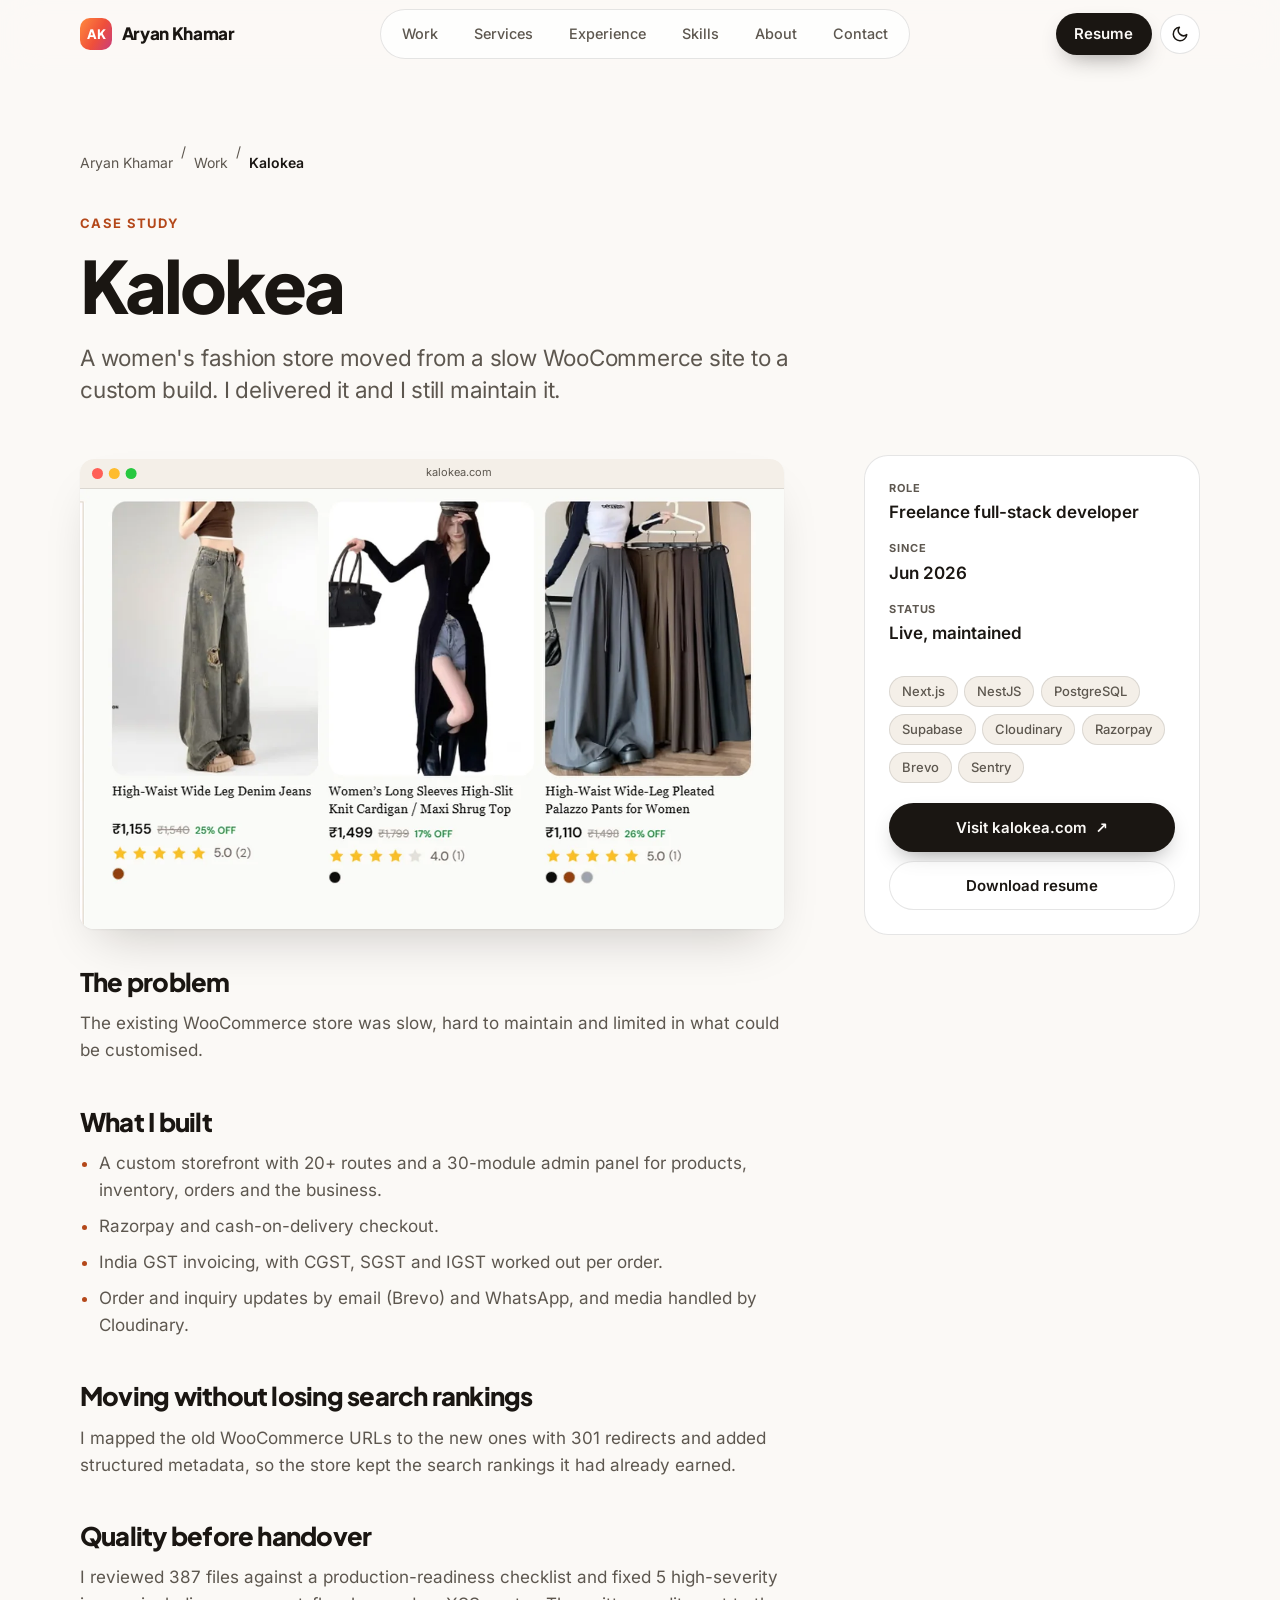
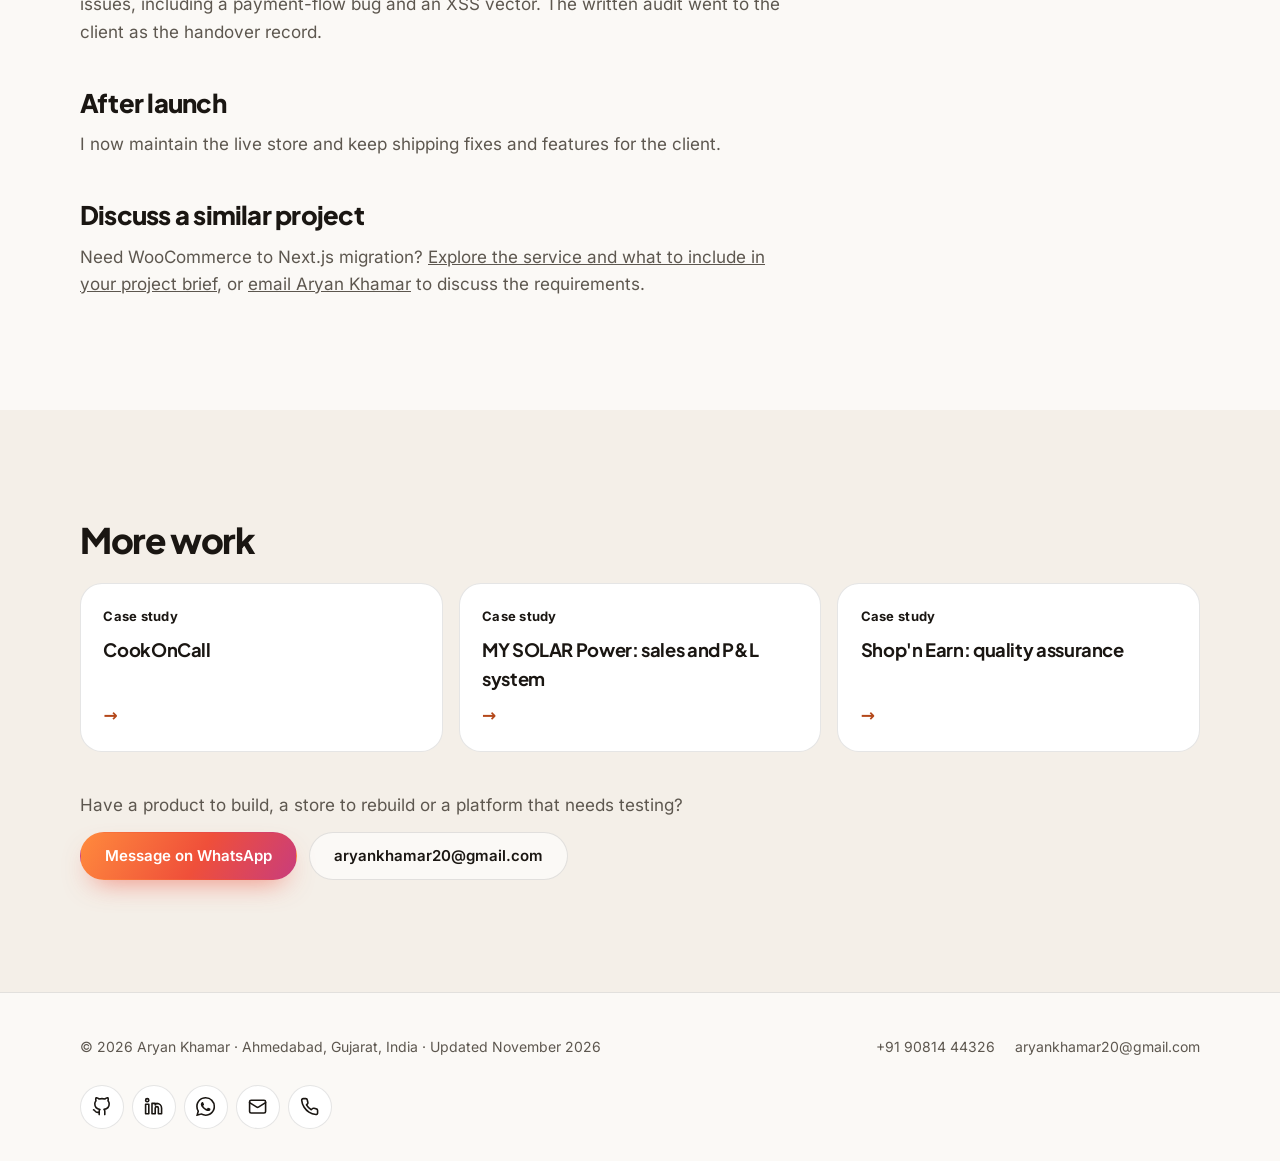
<file: work/kalokea/index.html>
<!doctype html>
<html lang="en">
<head>
<meta charset="utf-8">
<meta name="viewport" content="width=device-width, initial-scale=1">
<title>Kalokea: WooCommerce to Next.js e-commerce rebuild by Aryan Khamar</title>
<meta name="description" content="Case study: Aryan Khamar rebuilt the Kalokea store from slow WooCommerce into a custom Next.js and NestJS shop with GST invoicing and a 30-module admin panel.">
<link rel="canonical" href="https://aryankhamar.dev/work/kalokea/">
<meta name="robots" content="index, follow, max-image-preview:large, max-snippet:-1, max-video-preview:-1">
<meta name="author" content="Aryan Khamar">
<meta name="color-scheme" content="light dark">
<meta name="theme-color" content="#fbfaf8" media="(prefers-color-scheme: light)">
<meta name="theme-color" content="#121110" media="(prefers-color-scheme: dark)">
<link rel="icon" type="image/svg+xml" href="../../favicon.svg">
<link rel="icon" type="image/png" sizes="96x96" href="../../favicon-96.png">
<link rel="icon" type="image/png" sizes="48x48" href="../../favicon-48.png">
<link rel="icon" href="../../favicon.ico" sizes="16x16 32x32 48x48">
<link rel="apple-touch-icon" href="../../apple-touch-icon.png">
<link rel="manifest" href="../../site.webmanifest">
<meta property="og:type" content="article">
<meta property="og:site_name" content="Aryan Khamar">
<meta property="og:locale" content="en_IN">
<meta property="og:title" content="Kalokea: WooCommerce to Next.js e-commerce rebuild by Aryan Khamar">
<meta property="og:description" content="Case study: Aryan Khamar rebuilt the Kalokea store from slow WooCommerce into a custom Next.js and NestJS shop with GST invoicing and a 30-module admin panel.">
<meta property="og:url" content="https://aryankhamar.dev/work/kalokea/">
<meta property="og:image" content="https://aryankhamar.dev/og-image.jpg">
<meta property="og:image:type" content="image/jpeg">
<meta property="og:image:width" content="1200">
<meta property="og:image:height" content="630">
<meta property="og:image:alt" content="Aryan Khamar, full-stack engineer in Ahmedabad, India">
<meta name="twitter:card" content="summary_large_image">
<meta name="twitter:title" content="Kalokea: WooCommerce to Next.js e-commerce rebuild by Aryan Khamar">
<meta name="twitter:description" content="Case study: Aryan Khamar rebuilt the Kalokea store from slow WooCommerce into a custom Next.js and NestJS shop with GST invoicing and a 30-module admin panel.">
<meta name="twitter:image" content="https://aryankhamar.dev/og-image.jpg">
<script>
  (function () {
    var d = document.documentElement;
    d.classList.add('js');
    try {
      var t = localStorage.getItem('theme');
      if (t !== 'light' && t !== 'dark') t = matchMedia('(prefers-color-scheme: dark)').matches ? 'dark' : 'light';
      d.setAttribute('data-theme', t);
    } catch (e) {}
  })();
</script>
<link rel="preload" href="../../fonts/inter.woff2" as="font" type="font/woff2" crossorigin>
<link rel="preload" href="../../fonts/plus-jakarta-sans.woff2" as="font" type="font/woff2" crossorigin>
<link rel="stylesheet" href="../../styles.css">
<script type="application/ld+json">
{
  "@context": "https://schema.org",
  "@graph": [
    {
      "@type": "WebPage",
      "@id": "https://aryankhamar.dev/work/kalokea/#webpage",
      "url": "https://aryankhamar.dev/work/kalokea/",
      "name": "Kalokea: WooCommerce to Next.js e-commerce rebuild by Aryan Khamar",
      "description": "Case study: Aryan Khamar rebuilt the Kalokea store from slow WooCommerce into a custom Next.js and NestJS shop with GST invoicing and a 30-module admin panel.",
      "inLanguage": "en",
      "dateModified": "2026-11-01T00:30:00+05:30",
      "isPartOf": {
        "@id": "https://aryankhamar.dev/#website"
      },
      "author": {
        "@id": "https://aryankhamar.dev/#person"
      },
      "about": {
        "@type": "CreativeWork",
        "name": "Kalokea",
        "creator": {
          "@id": "https://aryankhamar.dev/#person"
        }
      },
      "breadcrumb": {
        "@id": "https://aryankhamar.dev/work/kalokea/#breadcrumb"
      },
      "primaryImageOfPage": {
        "@type": "ImageObject",
        "url": "https://aryankhamar.dev/og-image.jpg"
      }
    },
    {
      "@type": "BreadcrumbList",
      "@id": "https://aryankhamar.dev/work/kalokea/#breadcrumb",
      "itemListElement": [
        {
          "@type": "ListItem",
          "position": 1,
          "name": "Aryan Khamar",
          "item": "https://aryankhamar.dev/"
        },
        {
          "@type": "ListItem",
          "position": 2,
          "name": "Work",
          "item": "https://aryankhamar.dev/#work"
        },
        {
          "@type": "ListItem",
          "position": 3,
          "name": "Kalokea",
          "item": "https://aryankhamar.dev/work/kalokea/"
        }
      ]
    }
  ]
}
</script>
</head>
<body>
<a class="skip" href="#main">Skip to content</a>
<svg class="sprite" aria-hidden="true" focusable="false"><defs>
<symbol id="i-github" viewBox="0 0 24 24"><path d="M9 19c-5 1.5-5-2.5-7-3m14 6v-3.87a3.37 3.37 0 0 0-.94-2.61c3.14-.35 6.44-1.54 6.44-7A5.44 5.44 0 0 0 20 4.77 5.07 5.07 0 0 0 19.91 1S18.73.65 16 2.48a13.38 13.38 0 0 0-7 0C6.27.65 5.09 1 5.09 1A5.07 5.07 0 0 0 5 4.77a5.44 5.44 0 0 0-1.5 3.78c0 5.42 3.3 6.61 6.44 7A3.37 3.37 0 0 0 9 18.13V22"/></symbol>
<symbol id="i-linkedin" viewBox="0 0 24 24"><path d="M16 8a6 6 0 0 1 6 6v7h-4v-7a2 2 0 0 0-2-2 2 2 0 0 0-2 2v7h-4V8h4v1.98A5.5 5.5 0 0 1 16 8Z"/><rect width="4" height="12" x="2" y="9"/><circle cx="4" cy="4" r="2"/></symbol>
<symbol id="i-instagram" viewBox="0 0 24 24"><rect width="20" height="20" x="2" y="2" rx="5" ry="5"/><path d="M16 11.37A4 4 0 1 1 12.63 8 4 4 0 0 1 16 11.37Z"/><path d="M17.5 6.5h.01"/></symbol>
<symbol id="i-mail" viewBox="0 0 24 24"><rect width="20" height="16" x="2" y="4" rx="2"/><path d="m22 7-8.97 5.7a1.94 1.94 0 0 1-2.06 0L2 7"/></symbol>
<symbol id="i-phone" viewBox="0 0 24 24"><path d="M22 16.92v3a2 2 0 0 1-2.18 2 19.79 19.79 0 0 1-8.63-3.07 19.5 19.5 0 0 1-6-6 19.79 19.79 0 0 1-3.07-8.67A2 2 0 0 1 4.11 2h3a2 2 0 0 1 2 1.72c.127.96.361 1.903.7 2.81a2 2 0 0 1-.45 2.11L8.09 9.91a16 16 0 0 0 6 6l1.27-1.27a2 2 0 0 1 2.11-.45c.907.339 1.85.573 2.81.7A2 2 0 0 1 22 16.92Z"/></symbol>
<symbol id="i-whatsapp" viewBox="0 0 24 24"><path fill="currentColor" stroke="none" d="M17.472 14.382c-.297-.149-1.758-.867-2.03-.967-.273-.099-.471-.148-.67.15-.197.297-.767.966-.94 1.164-.173.199-.347.223-.644.075-.297-.15-1.255-.463-2.39-1.475-.883-.788-1.48-1.761-1.653-2.059-.173-.297-.018-.458.13-.606.134-.133.298-.347.446-.52.149-.174.198-.298.298-.497.099-.198.05-.371-.025-.52-.075-.149-.669-1.612-.916-2.207-.242-.579-.487-.5-.669-.51-.173-.008-.371-.01-.57-.01-.198 0-.52.074-.792.372-.272.297-1.04 1.016-1.04 2.479 0 1.462 1.065 2.875 1.213 3.074.149.198 2.096 3.2 5.077 4.487.709.306 1.262.489 1.694.625.712.227 1.36.195 1.871.118.571-.085 1.758-.719 2.006-1.413.248-.694.248-1.289.173-1.413-.074-.124-.272-.198-.57-.347m-5.421 7.403h-.004a9.87 9.87 0 01-5.031-1.378l-.361-.214-3.741.982.998-3.648-.235-.374a9.86 9.86 0 01-1.51-5.26c.001-5.45 4.436-9.884 9.888-9.884 2.64 0 5.122 1.03 6.988 2.898a9.825 9.825 0 012.893 6.994c-.003 5.45-4.437 9.884-9.885 9.884m8.413-18.297A11.815 11.815 0 0012.05 0C5.495 0 .16 5.335.157 11.892c0 2.096.547 4.142 1.588 5.945L.057 24l6.305-1.654a11.882 11.882 0 005.683 1.448h.005c6.554 0 11.89-5.335 11.893-11.893a11.821 11.821 0 00-3.48-8.413Z"/></symbol>
<symbol id="i-pin" viewBox="0 0 24 24"><path d="M20 10c0 4.993-5.539 10.193-7.399 11.799a1 1 0 0 1-1.202 0C9.539 20.193 4 14.993 4 10a8 8 0 0 1 16 0Z"/><circle cx="12" cy="10" r="3"/></symbol>
</defs></svg>
<div class="progress" id="progress" aria-hidden="true"></div>

<header class="site-header" id="top">
  <div class="wrap bar">
    <a class="brand" href="../../"><i aria-hidden="true">AK</i><span class="brand-name">Aryan Khamar</span></a>
    <nav class="nav" id="nav" aria-label="Main">
      <a href="../../#work">Work</a>
      <a href="../../#services">Services</a>
      <a href="../../#experience">Experience</a>
      <a href="../../#skills">Skills</a>
      <a href="../../#about">About</a>
      <a href="../../#contact">Contact</a>
      <a class="nav-extra" href="tel:+919081444326">Call +91 90814 44326</a>
    </nav>
    <div class="bar-actions">
      <a class="btn btn-primary btn-sm" href="../../Aryan-Khamar-Resume.pdf" download>Resume</a>
      <button class="icon-btn theme-btn" id="themeBtn" type="button" aria-label="Switch colour theme">
        <svg class="moon" viewBox="0 0 24 24" fill="none" stroke="currentColor" stroke-width="2" stroke-linecap="round" stroke-linejoin="round" aria-hidden="true"><path d="M21 12.8A9 9 0 1 1 11.2 3a7 7 0 0 0 9.8 9.8Z"/></svg>
        <svg class="sun" viewBox="0 0 24 24" fill="none" stroke="currentColor" stroke-width="2" stroke-linecap="round" aria-hidden="true"><circle cx="12" cy="12" r="4"/><path d="M12 2v2M12 20v2M4.9 4.9l1.4 1.4M17.7 17.7l1.4 1.4M2 12h2M20 12h2M4.9 19.1l1.4-1.4M17.7 6.3l1.4-1.4"/></svg>
      </button>
      <button class="icon-btn menu-btn" id="menuBtn" type="button" aria-label="Open menu" aria-expanded="false" aria-controls="nav">
        <svg viewBox="0 0 24 24" fill="none" stroke="currentColor" stroke-width="2" stroke-linecap="round" aria-hidden="true"><path d="M4 7h16M4 12h16M4 17h16"/></svg>
      </button>
    </div>
  </div>
</header>

<main id="main">
  <section class="case-hero">
    <div class="wrap">
      <nav class="crumbs" aria-label="Breadcrumb"><a href="../../">Aryan Khamar</a><span aria-hidden="true">/</span><a href="../../#work">Work</a><span aria-hidden="true">/</span><span aria-current="page">Kalokea</span></nav>
      <p class="eyebrow">Case study</p>
      <h1 class="case-title">Kalokea</h1>
      <p class="case-lead">A women&#x27;s fashion store moved from a slow WooCommerce site to a custom build. I delivered it and I still maintain it.</p>
    </div>
  </section>

  <section class="case-main">
    <div class="wrap case-body">
      <article class="prose">
        <figure class="case-shot"><span class="frame" data-url="kalokea.com"><img src="../../images/kalokea.webp" width="1200" height="750" alt="Kalokea new arrivals page with product cards" decoding="async"></span></figure>
        <h2>The problem</h2>
          <p>The existing WooCommerce store was slow, hard to maintain and limited in what could be customised.</p>
          <h2>What I built</h2>
          <ul><li>A custom storefront with 20+ routes and a 30-module admin panel for products, inventory, orders and the business.</li><li>Razorpay and cash-on-delivery checkout.</li><li>India GST invoicing, with CGST, SGST and IGST worked out per order.</li><li>Order and inquiry updates by email (Brevo) and WhatsApp, and media handled by Cloudinary.</li></ul>
          <h2>Moving without losing search rankings</h2>
          <p>I mapped the old WooCommerce URLs to the new ones with 301 redirects and added structured metadata, so the store kept the search rankings it had already earned.</p>
          <h2>Quality before handover</h2>
          <p>I reviewed 387 files against a production-readiness checklist and fixed 5 high-severity issues, including a payment-flow bug and an XSS vector. The written audit went to the client as the handover record.</p>
          <h2>After launch</h2>
          <p>I now maintain the live store and keep shipping fixes and features for the client.</p>
          
      <h2>Discuss a similar project</h2><p>Need WooCommerce to Next.js migration? <a href="../../freelance-full-stack-developer/#woocommerce-migration">Explore the service and what to include in your project brief</a>, or <a href="mailto:aryankhamar20@gmail.com">email Aryan Khamar</a> to discuss the requirements.</p>
      </article>
      <aside class="case-aside" aria-label="Project facts">
        <div class="aside-card">
          <dl class="meta-list"><div><dt>Role</dt><dd>Freelance full-stack developer</dd></div><div><dt>Since</dt><dd>Jun 2026</dd></div><div><dt>Status</dt><dd>Live, maintained</dd></div></dl>
          <ul class="chips" aria-label="Technology and skills"><li>Next.js</li><li>NestJS</li><li>PostgreSQL</li><li>Supabase</li><li>Cloudinary</li><li>Razorpay</li><li>Brevo</li><li>Sentry</li></ul>
          <div class="aside-cta"><a class="btn btn-primary" href="https://kalokea.com" target="_blank" rel="noopener noreferrer">Visit kalokea.com <span aria-hidden="true">↗</span></a><a class="btn btn-ghost" href="../../Aryan-Khamar-Resume.pdf" download>Download resume</a></div>
        </div>
      </aside>
    </div>
  </section>

  <section class="alt case-more" aria-labelledby="more-title">
    <div class="wrap">
      <h2 id="more-title" class="more-title">More work</h2>
      <div class="related"><a class="related-card" href="../cookoncall/"><span class="tag">Case study</span><b>CookOnCall</b><span class="link-arrow" aria-hidden="true">→</span></a><a class="related-card" href="../my-solar-sales-pl-system/"><span class="tag">Case study</span><b>MY SOLAR Power: sales and P&amp;L system</b><span class="link-arrow" aria-hidden="true">→</span></a><a class="related-card" href="../shopnearn-qa/"><span class="tag">Case study</span><b>Shop&#x27;n Earn: quality assurance</b><span class="link-arrow" aria-hidden="true">→</span></a></div>
      <div class="more-cta"><p>Have a product to build, a store to rebuild or a platform that needs testing?</p><a class="btn btn-grad" href="https://wa.me/919081444326?text=Hi%20Aryan%2C%20I%20saw%20your%20portfolio%20and%20would%20like%20to%20talk%20about%20a%20project." target="_blank" rel="noopener noreferrer">Message on WhatsApp</a> <a class="btn btn-ghost" href="mailto:aryankhamar20@gmail.com">aryankhamar20@gmail.com</a></div>
    </div>
  </section>
</main>

<footer class="site-footer">
  <div class="wrap foot">
    <span>© <span id="year">2026</span> Aryan Khamar · Ahmedabad, Gujarat, India · Updated November 2026</span>
    <span class="foot-contact"><a href="tel:+919081444326">+91 90814 44326</a><a href="mailto:aryankhamar20@gmail.com">aryankhamar20@gmail.com</a></span>
    <ul class="social" aria-label="Find me online"><li><a href="https://github.com/aryankhamar20-cloud" target="_blank" rel="me noopener noreferrer" aria-label="GitHub: github.com/aryankhamar20-cloud" title="GitHub"><svg aria-hidden="true"><use href="#i-github"/></svg></a></li><li><a href="https://linkedin.com/in/aryan-khamar" target="_blank" rel="me noopener noreferrer" aria-label="LinkedIn: linkedin.com/in/aryan-khamar" title="LinkedIn"><svg aria-hidden="true"><use href="#i-linkedin"/></svg></a></li><li><a href="https://wa.me/919081444326?text=Hi%20Aryan%2C%20I%20saw%20your%20portfolio%20and%20would%20like%20to%20talk%20about%20a%20project." target="_blank" rel="me noopener noreferrer" aria-label="WhatsApp: +91 90814 44326" title="WhatsApp"><svg aria-hidden="true"><use href="#i-whatsapp"/></svg></a></li><li><a href="mailto:aryankhamar20@gmail.com" aria-label="Email: aryankhamar20@gmail.com" title="Email"><svg aria-hidden="true"><use href="#i-mail"/></svg></a></li><li><a href="tel:+919081444326" aria-label="Call: +91 90814 44326" title="Call"><svg aria-hidden="true"><use href="#i-phone"/></svg></a></li></ul>
  </div>
</footer>
<a class="fab" href="https://wa.me/919081444326?text=Hi%20Aryan%2C%20I%20saw%20your%20portfolio%20and%20would%20like%20to%20talk%20about%20a%20project." target="_blank" rel="noopener noreferrer" aria-label="Chat with Aryan on WhatsApp"><svg aria-hidden="true"><use href="#i-whatsapp"/></svg></a>

<script src="../../script.js" defer></script>
</body>
</html>
</file>
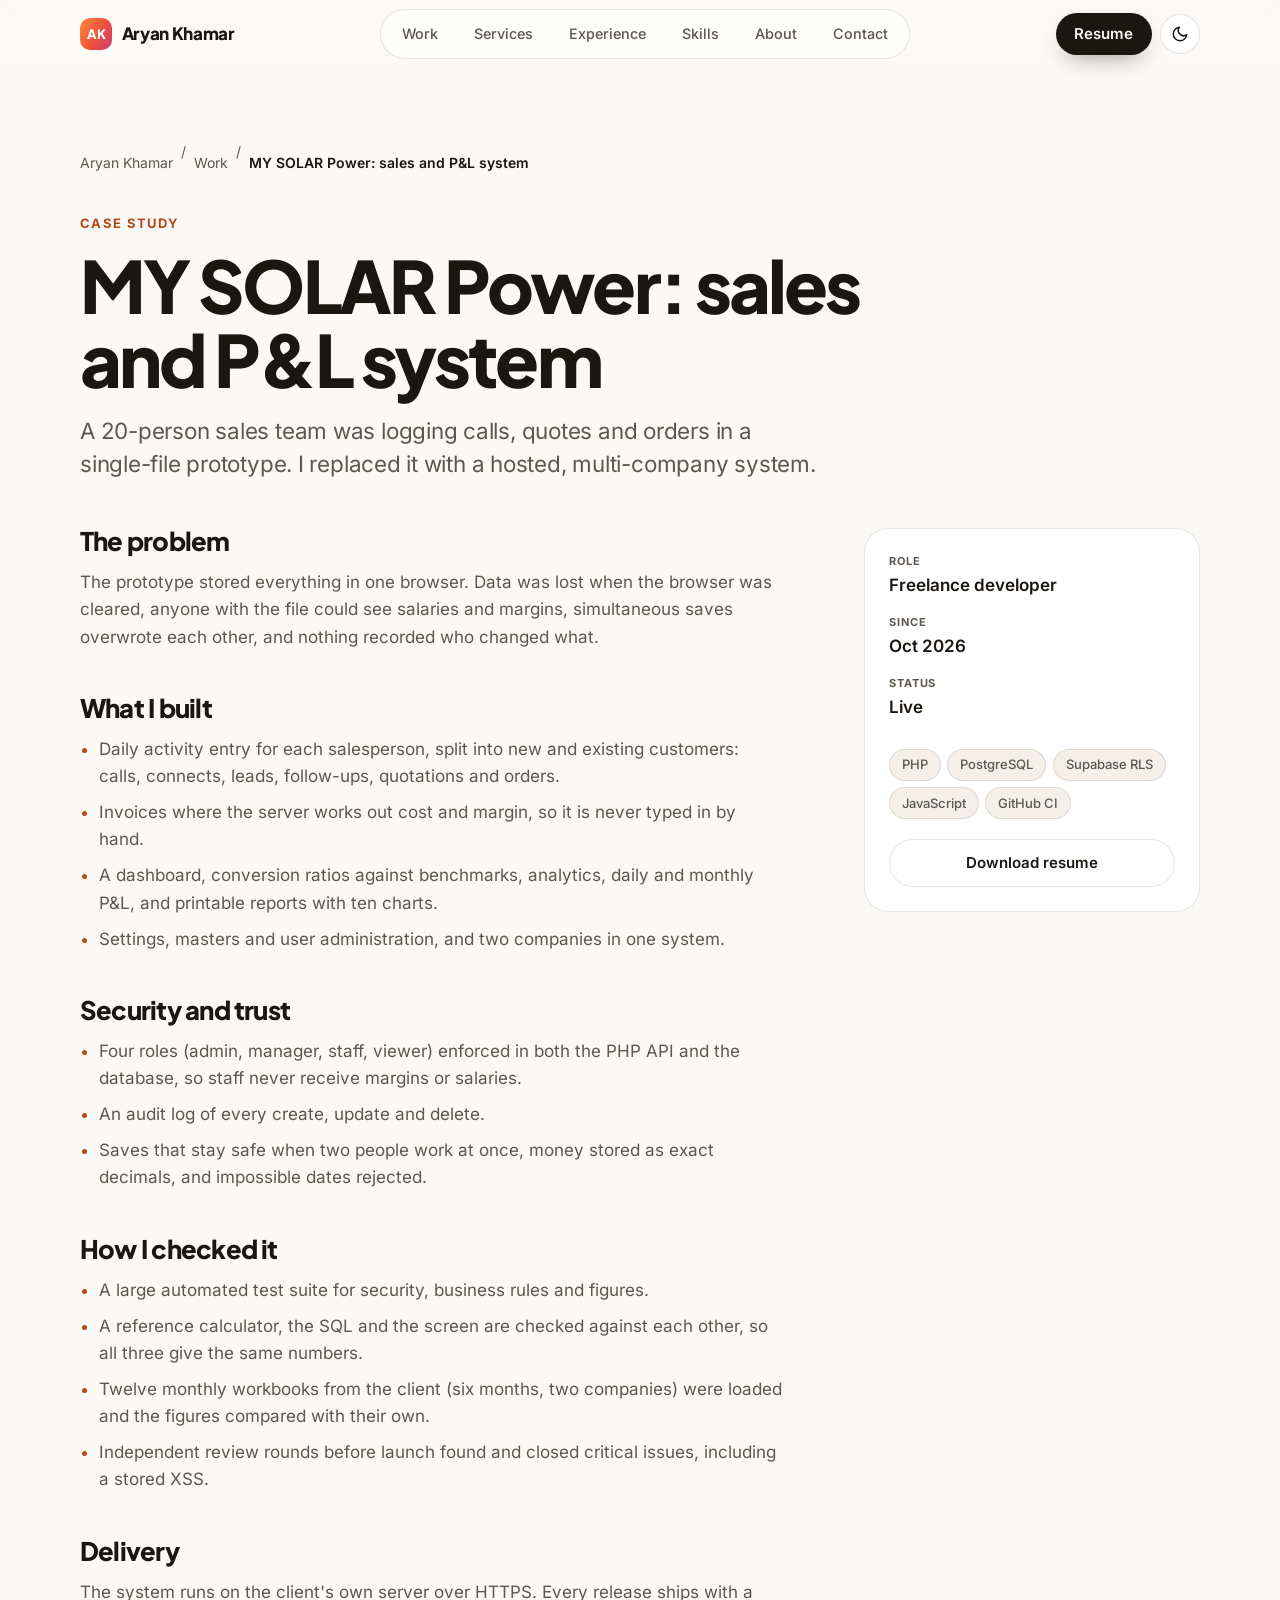
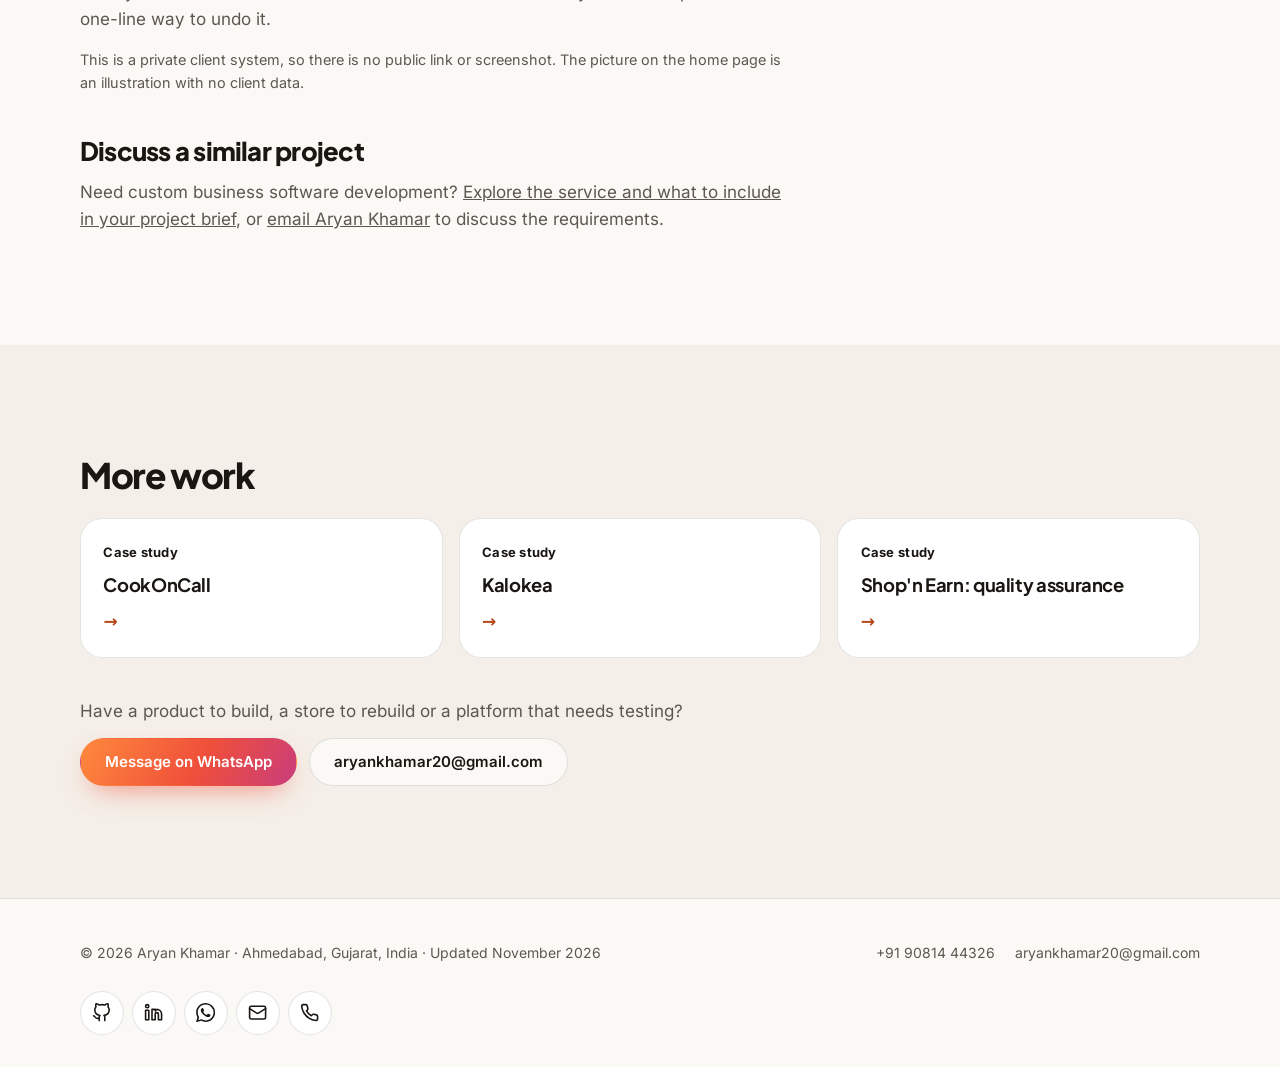
<file: work/my-solar-sales-pl-system/index.html>
<!doctype html>
<html lang="en">
<head>
<meta charset="utf-8">
<meta name="viewport" content="width=device-width, initial-scale=1">
<title>MY SOLAR Power sales activity and P&amp;L system | Aryan Khamar</title>
<meta name="description" content="Case study: Aryan Khamar built a secure multi-company sales activity and P&amp;L system for MY SOLAR Power with PHP, PostgreSQL row-level security and an audit log.">
<link rel="canonical" href="https://aryankhamar.dev/work/my-solar-sales-pl-system/">
<meta name="robots" content="index, follow, max-image-preview:large, max-snippet:-1, max-video-preview:-1">
<meta name="author" content="Aryan Khamar">
<meta name="color-scheme" content="light dark">
<meta name="theme-color" content="#fbfaf8" media="(prefers-color-scheme: light)">
<meta name="theme-color" content="#121110" media="(prefers-color-scheme: dark)">
<link rel="icon" type="image/svg+xml" href="../../favicon.svg">
<link rel="icon" type="image/png" sizes="96x96" href="../../favicon-96.png">
<link rel="icon" type="image/png" sizes="48x48" href="../../favicon-48.png">
<link rel="icon" href="../../favicon.ico" sizes="16x16 32x32 48x48">
<link rel="apple-touch-icon" href="../../apple-touch-icon.png">
<link rel="manifest" href="../../site.webmanifest">
<meta property="og:type" content="article">
<meta property="og:site_name" content="Aryan Khamar">
<meta property="og:locale" content="en_IN">
<meta property="og:title" content="MY SOLAR Power sales activity and P&amp;L system | Aryan Khamar">
<meta property="og:description" content="Case study: Aryan Khamar built a secure multi-company sales activity and P&amp;L system for MY SOLAR Power with PHP, PostgreSQL row-level security and an audit log.">
<meta property="og:url" content="https://aryankhamar.dev/work/my-solar-sales-pl-system/">
<meta property="og:image" content="https://aryankhamar.dev/og-image.jpg">
<meta property="og:image:type" content="image/jpeg">
<meta property="og:image:width" content="1200">
<meta property="og:image:height" content="630">
<meta property="og:image:alt" content="Aryan Khamar, full-stack engineer in Ahmedabad, India">
<meta name="twitter:card" content="summary_large_image">
<meta name="twitter:title" content="MY SOLAR Power sales activity and P&amp;L system | Aryan Khamar">
<meta name="twitter:description" content="Case study: Aryan Khamar built a secure multi-company sales activity and P&amp;L system for MY SOLAR Power with PHP, PostgreSQL row-level security and an audit log.">
<meta name="twitter:image" content="https://aryankhamar.dev/og-image.jpg">
<script>
  (function () {
    var d = document.documentElement;
    d.classList.add('js');
    try {
      var t = localStorage.getItem('theme');
      if (t !== 'light' && t !== 'dark') t = matchMedia('(prefers-color-scheme: dark)').matches ? 'dark' : 'light';
      d.setAttribute('data-theme', t);
    } catch (e) {}
  })();
</script>
<link rel="preload" href="../../fonts/inter.woff2" as="font" type="font/woff2" crossorigin>
<link rel="preload" href="../../fonts/plus-jakarta-sans.woff2" as="font" type="font/woff2" crossorigin>
<link rel="stylesheet" href="../../styles.css">
<script type="application/ld+json">
{
  "@context": "https://schema.org",
  "@graph": [
    {
      "@type": "WebPage",
      "@id": "https://aryankhamar.dev/work/my-solar-sales-pl-system/#webpage",
      "url": "https://aryankhamar.dev/work/my-solar-sales-pl-system/",
      "name": "MY SOLAR Power sales activity and P&L system | Aryan Khamar",
      "description": "Case study: Aryan Khamar built a secure multi-company sales activity and P&L system for MY SOLAR Power with PHP, PostgreSQL row-level security and an audit log.",
      "inLanguage": "en",
      "dateModified": "2026-11-01T00:30:00+05:30",
      "isPartOf": {
        "@id": "https://aryankhamar.dev/#website"
      },
      "author": {
        "@id": "https://aryankhamar.dev/#person"
      },
      "about": {
        "@type": "CreativeWork",
        "name": "MY SOLAR Power: sales and P&L system",
        "creator": {
          "@id": "https://aryankhamar.dev/#person"
        }
      },
      "breadcrumb": {
        "@id": "https://aryankhamar.dev/work/my-solar-sales-pl-system/#breadcrumb"
      },
      "primaryImageOfPage": {
        "@type": "ImageObject",
        "url": "https://aryankhamar.dev/og-image.jpg"
      }
    },
    {
      "@type": "BreadcrumbList",
      "@id": "https://aryankhamar.dev/work/my-solar-sales-pl-system/#breadcrumb",
      "itemListElement": [
        {
          "@type": "ListItem",
          "position": 1,
          "name": "Aryan Khamar",
          "item": "https://aryankhamar.dev/"
        },
        {
          "@type": "ListItem",
          "position": 2,
          "name": "Work",
          "item": "https://aryankhamar.dev/#work"
        },
        {
          "@type": "ListItem",
          "position": 3,
          "name": "MY SOLAR Power: sales and P&L system",
          "item": "https://aryankhamar.dev/work/my-solar-sales-pl-system/"
        }
      ]
    }
  ]
}
</script>
</head>
<body>
<a class="skip" href="#main">Skip to content</a>
<svg class="sprite" aria-hidden="true" focusable="false"><defs>
<symbol id="i-github" viewBox="0 0 24 24"><path d="M9 19c-5 1.5-5-2.5-7-3m14 6v-3.87a3.37 3.37 0 0 0-.94-2.61c3.14-.35 6.44-1.54 6.44-7A5.44 5.44 0 0 0 20 4.77 5.07 5.07 0 0 0 19.91 1S18.73.65 16 2.48a13.38 13.38 0 0 0-7 0C6.27.65 5.09 1 5.09 1A5.07 5.07 0 0 0 5 4.77a5.44 5.44 0 0 0-1.5 3.78c0 5.42 3.3 6.61 6.44 7A3.37 3.37 0 0 0 9 18.13V22"/></symbol>
<symbol id="i-linkedin" viewBox="0 0 24 24"><path d="M16 8a6 6 0 0 1 6 6v7h-4v-7a2 2 0 0 0-2-2 2 2 0 0 0-2 2v7h-4V8h4v1.98A5.5 5.5 0 0 1 16 8Z"/><rect width="4" height="12" x="2" y="9"/><circle cx="4" cy="4" r="2"/></symbol>
<symbol id="i-instagram" viewBox="0 0 24 24"><rect width="20" height="20" x="2" y="2" rx="5" ry="5"/><path d="M16 11.37A4 4 0 1 1 12.63 8 4 4 0 0 1 16 11.37Z"/><path d="M17.5 6.5h.01"/></symbol>
<symbol id="i-mail" viewBox="0 0 24 24"><rect width="20" height="16" x="2" y="4" rx="2"/><path d="m22 7-8.97 5.7a1.94 1.94 0 0 1-2.06 0L2 7"/></symbol>
<symbol id="i-phone" viewBox="0 0 24 24"><path d="M22 16.92v3a2 2 0 0 1-2.18 2 19.79 19.79 0 0 1-8.63-3.07 19.5 19.5 0 0 1-6-6 19.79 19.79 0 0 1-3.07-8.67A2 2 0 0 1 4.11 2h3a2 2 0 0 1 2 1.72c.127.96.361 1.903.7 2.81a2 2 0 0 1-.45 2.11L8.09 9.91a16 16 0 0 0 6 6l1.27-1.27a2 2 0 0 1 2.11-.45c.907.339 1.85.573 2.81.7A2 2 0 0 1 22 16.92Z"/></symbol>
<symbol id="i-whatsapp" viewBox="0 0 24 24"><path fill="currentColor" stroke="none" d="M17.472 14.382c-.297-.149-1.758-.867-2.03-.967-.273-.099-.471-.148-.67.15-.197.297-.767.966-.94 1.164-.173.199-.347.223-.644.075-.297-.15-1.255-.463-2.39-1.475-.883-.788-1.48-1.761-1.653-2.059-.173-.297-.018-.458.13-.606.134-.133.298-.347.446-.52.149-.174.198-.298.298-.497.099-.198.05-.371-.025-.52-.075-.149-.669-1.612-.916-2.207-.242-.579-.487-.5-.669-.51-.173-.008-.371-.01-.57-.01-.198 0-.52.074-.792.372-.272.297-1.04 1.016-1.04 2.479 0 1.462 1.065 2.875 1.213 3.074.149.198 2.096 3.2 5.077 4.487.709.306 1.262.489 1.694.625.712.227 1.36.195 1.871.118.571-.085 1.758-.719 2.006-1.413.248-.694.248-1.289.173-1.413-.074-.124-.272-.198-.57-.347m-5.421 7.403h-.004a9.87 9.87 0 01-5.031-1.378l-.361-.214-3.741.982.998-3.648-.235-.374a9.86 9.86 0 01-1.51-5.26c.001-5.45 4.436-9.884 9.888-9.884 2.64 0 5.122 1.03 6.988 2.898a9.825 9.825 0 012.893 6.994c-.003 5.45-4.437 9.884-9.885 9.884m8.413-18.297A11.815 11.815 0 0012.05 0C5.495 0 .16 5.335.157 11.892c0 2.096.547 4.142 1.588 5.945L.057 24l6.305-1.654a11.882 11.882 0 005.683 1.448h.005c6.554 0 11.89-5.335 11.893-11.893a11.821 11.821 0 00-3.48-8.413Z"/></symbol>
<symbol id="i-pin" viewBox="0 0 24 24"><path d="M20 10c0 4.993-5.539 10.193-7.399 11.799a1 1 0 0 1-1.202 0C9.539 20.193 4 14.993 4 10a8 8 0 0 1 16 0Z"/><circle cx="12" cy="10" r="3"/></symbol>
</defs></svg>
<div class="progress" id="progress" aria-hidden="true"></div>

<header class="site-header" id="top">
  <div class="wrap bar">
    <a class="brand" href="../../"><i aria-hidden="true">AK</i><span class="brand-name">Aryan Khamar</span></a>
    <nav class="nav" id="nav" aria-label="Main">
      <a href="../../#work">Work</a>
      <a href="../../#services">Services</a>
      <a href="../../#experience">Experience</a>
      <a href="../../#skills">Skills</a>
      <a href="../../#about">About</a>
      <a href="../../#contact">Contact</a>
      <a class="nav-extra" href="tel:+919081444326">Call +91 90814 44326</a>
    </nav>
    <div class="bar-actions">
      <a class="btn btn-primary btn-sm" href="../../Aryan-Khamar-Resume.pdf" download>Resume</a>
      <button class="icon-btn theme-btn" id="themeBtn" type="button" aria-label="Switch colour theme">
        <svg class="moon" viewBox="0 0 24 24" fill="none" stroke="currentColor" stroke-width="2" stroke-linecap="round" stroke-linejoin="round" aria-hidden="true"><path d="M21 12.8A9 9 0 1 1 11.2 3a7 7 0 0 0 9.8 9.8Z"/></svg>
        <svg class="sun" viewBox="0 0 24 24" fill="none" stroke="currentColor" stroke-width="2" stroke-linecap="round" aria-hidden="true"><circle cx="12" cy="12" r="4"/><path d="M12 2v2M12 20v2M4.9 4.9l1.4 1.4M17.7 17.7l1.4 1.4M2 12h2M20 12h2M4.9 19.1l1.4-1.4M17.7 6.3l1.4-1.4"/></svg>
      </button>
      <button class="icon-btn menu-btn" id="menuBtn" type="button" aria-label="Open menu" aria-expanded="false" aria-controls="nav">
        <svg viewBox="0 0 24 24" fill="none" stroke="currentColor" stroke-width="2" stroke-linecap="round" aria-hidden="true"><path d="M4 7h16M4 12h16M4 17h16"/></svg>
      </button>
    </div>
  </div>
</header>

<main id="main">
  <section class="case-hero">
    <div class="wrap">
      <nav class="crumbs" aria-label="Breadcrumb"><a href="../../">Aryan Khamar</a><span aria-hidden="true">/</span><a href="../../#work">Work</a><span aria-hidden="true">/</span><span aria-current="page">MY SOLAR Power: sales and P&amp;L system</span></nav>
      <p class="eyebrow">Case study</p>
      <h1 class="case-title">MY SOLAR Power: sales and P&amp;L system</h1>
      <p class="case-lead">A 20-person sales team was logging calls, quotes and orders in a single-file prototype. I replaced it with a hosted, multi-company system.</p>
    </div>
  </section>

  <section class="case-main">
    <div class="wrap case-body">
      <article class="prose">
        
        <h2>The problem</h2>
          <p>The prototype stored everything in one browser. Data was lost when the browser was cleared, anyone with the file could see salaries and margins, simultaneous saves overwrote each other, and nothing recorded who changed what.</p>
          <h2>What I built</h2>
          <ul><li>Daily activity entry for each salesperson, split into new and existing customers: calls, connects, leads, follow-ups, quotations and orders.</li><li>Invoices where the server works out cost and margin, so it is never typed in by hand.</li><li>A dashboard, conversion ratios against benchmarks, analytics, daily and monthly P&amp;L, and printable reports with ten charts.</li><li>Settings, masters and user administration, and two companies in one system.</li></ul>
          <h2>Security and trust</h2>
          <ul><li>Four roles (admin, manager, staff, viewer) enforced in both the PHP API and the database, so staff never receive margins or salaries.</li><li>An audit log of every create, update and delete.</li><li>Saves that stay safe when two people work at once, money stored as exact decimals, and impossible dates rejected.</li></ul>
          <h2>How I checked it</h2>
          <ul><li>A large automated test suite for security, business rules and figures.</li><li>A reference calculator, the SQL and the screen are checked against each other, so all three give the same numbers.</li><li>Twelve monthly workbooks from the client (six months, two companies) were loaded and the figures compared with their own.</li><li>Independent review rounds before launch found and closed critical issues, including a stored XSS.</li></ul>
          <h2>Delivery</h2>
          <p>The system runs on the client's own server over HTTPS. Every release ships with a one-line way to undo it.</p><p class="note">This is a private client system, so there is no public link or screenshot. The picture on the home page is an illustration with no client data.</p>
          
      <h2>Discuss a similar project</h2><p>Need custom business software development? <a href="../../freelance-full-stack-developer/#custom-business-software">Explore the service and what to include in your project brief</a>, or <a href="mailto:aryankhamar20@gmail.com">email Aryan Khamar</a> to discuss the requirements.</p>
      </article>
      <aside class="case-aside" aria-label="Project facts">
        <div class="aside-card">
          <dl class="meta-list"><div><dt>Role</dt><dd>Freelance developer</dd></div><div><dt>Since</dt><dd>Oct 2026</dd></div><div><dt>Status</dt><dd>Live</dd></div></dl>
          <ul class="chips" aria-label="Technology and skills"><li>PHP</li><li>PostgreSQL</li><li>Supabase RLS</li><li>JavaScript</li><li>GitHub CI</li></ul>
          <div class="aside-cta"><a class="btn btn-ghost" href="../../Aryan-Khamar-Resume.pdf" download>Download resume</a></div>
        </div>
      </aside>
    </div>
  </section>

  <section class="alt case-more" aria-labelledby="more-title">
    <div class="wrap">
      <h2 id="more-title" class="more-title">More work</h2>
      <div class="related"><a class="related-card" href="../cookoncall/"><span class="tag">Case study</span><b>CookOnCall</b><span class="link-arrow" aria-hidden="true">→</span></a><a class="related-card" href="../kalokea/"><span class="tag">Case study</span><b>Kalokea</b><span class="link-arrow" aria-hidden="true">→</span></a><a class="related-card" href="../shopnearn-qa/"><span class="tag">Case study</span><b>Shop&#x27;n Earn: quality assurance</b><span class="link-arrow" aria-hidden="true">→</span></a></div>
      <div class="more-cta"><p>Have a product to build, a store to rebuild or a platform that needs testing?</p><a class="btn btn-grad" href="https://wa.me/919081444326?text=Hi%20Aryan%2C%20I%20saw%20your%20portfolio%20and%20would%20like%20to%20talk%20about%20a%20project." target="_blank" rel="noopener noreferrer">Message on WhatsApp</a> <a class="btn btn-ghost" href="mailto:aryankhamar20@gmail.com">aryankhamar20@gmail.com</a></div>
    </div>
  </section>
</main>

<footer class="site-footer">
  <div class="wrap foot">
    <span>© <span id="year">2026</span> Aryan Khamar · Ahmedabad, Gujarat, India · Updated November 2026</span>
    <span class="foot-contact"><a href="tel:+919081444326">+91 90814 44326</a><a href="mailto:aryankhamar20@gmail.com">aryankhamar20@gmail.com</a></span>
    <ul class="social" aria-label="Find me online"><li><a href="https://github.com/aryankhamar20-cloud" target="_blank" rel="me noopener noreferrer" aria-label="GitHub: github.com/aryankhamar20-cloud" title="GitHub"><svg aria-hidden="true"><use href="#i-github"/></svg></a></li><li><a href="https://linkedin.com/in/aryan-khamar" target="_blank" rel="me noopener noreferrer" aria-label="LinkedIn: linkedin.com/in/aryan-khamar" title="LinkedIn"><svg aria-hidden="true"><use href="#i-linkedin"/></svg></a></li><li><a href="https://wa.me/919081444326?text=Hi%20Aryan%2C%20I%20saw%20your%20portfolio%20and%20would%20like%20to%20talk%20about%20a%20project." target="_blank" rel="me noopener noreferrer" aria-label="WhatsApp: +91 90814 44326" title="WhatsApp"><svg aria-hidden="true"><use href="#i-whatsapp"/></svg></a></li><li><a href="mailto:aryankhamar20@gmail.com" aria-label="Email: aryankhamar20@gmail.com" title="Email"><svg aria-hidden="true"><use href="#i-mail"/></svg></a></li><li><a href="tel:+919081444326" aria-label="Call: +91 90814 44326" title="Call"><svg aria-hidden="true"><use href="#i-phone"/></svg></a></li></ul>
  </div>
</footer>
<a class="fab" href="https://wa.me/919081444326?text=Hi%20Aryan%2C%20I%20saw%20your%20portfolio%20and%20would%20like%20to%20talk%20about%20a%20project." target="_blank" rel="noopener noreferrer" aria-label="Chat with Aryan on WhatsApp"><svg aria-hidden="true"><use href="#i-whatsapp"/></svg></a>

<script src="../../script.js" defer></script>
</body>
</html>
</file>
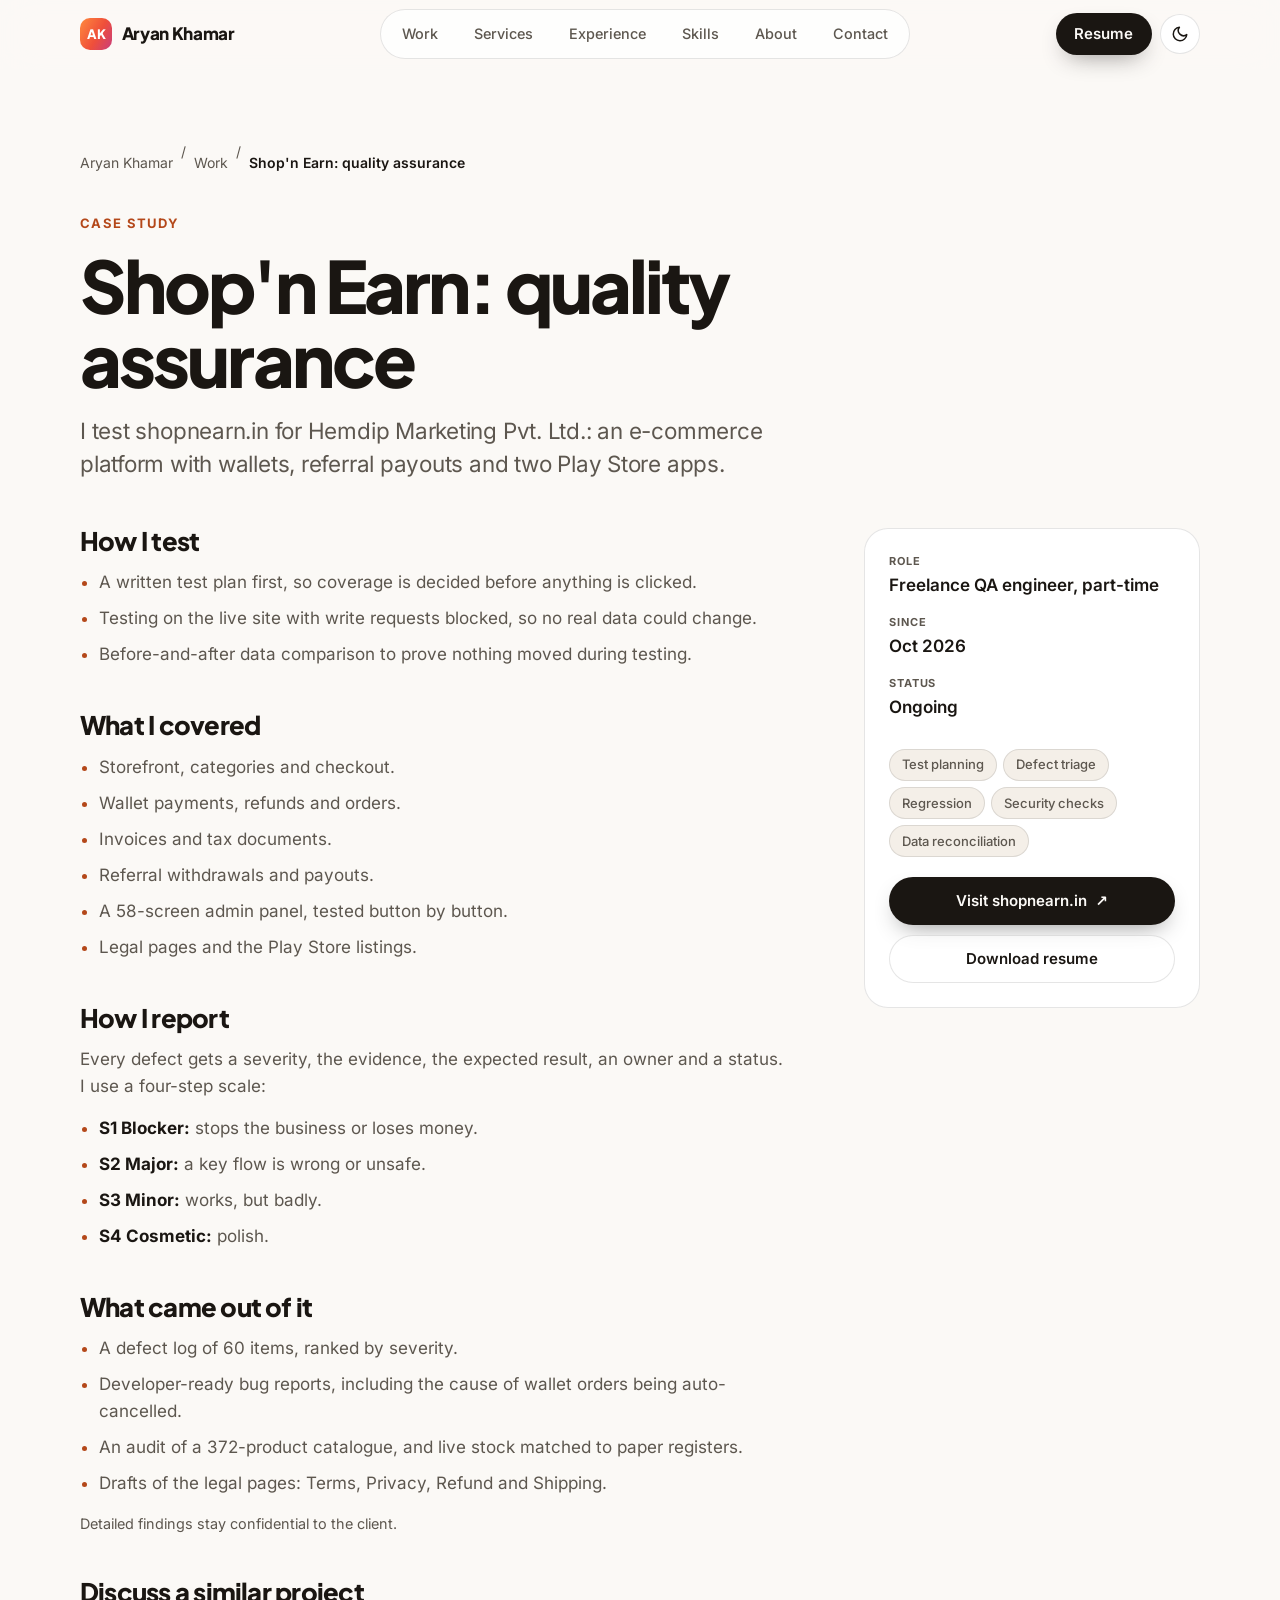
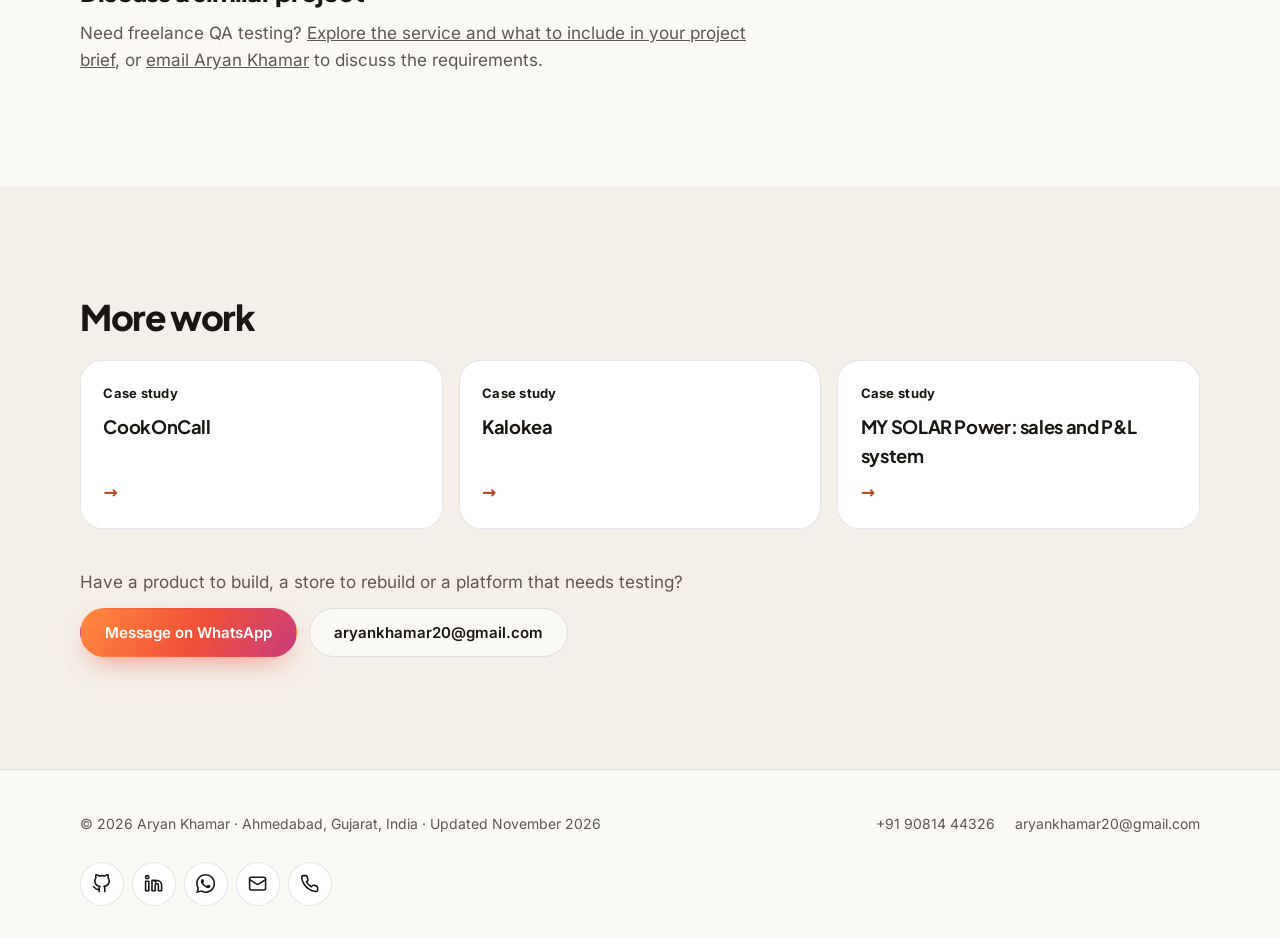
<file: work/shopnearn-qa/index.html>
<!doctype html>
<html lang="en">
<head>
<meta charset="utf-8">
<meta name="viewport" content="width=device-width, initial-scale=1">
<title>Shop&#x27;n Earn QA case study: test plan and defect log | Aryan Khamar</title>
<meta name="description" content="How Aryan Khamar runs part-time QA for Shop&#x27;n Earn: a written test plan, safe live-site testing, a severity-ranked defect log and a 58-screen admin panel audit.">
<link rel="canonical" href="https://aryankhamar.dev/work/shopnearn-qa/">
<meta name="robots" content="index, follow, max-image-preview:large, max-snippet:-1, max-video-preview:-1">
<meta name="author" content="Aryan Khamar">
<meta name="color-scheme" content="light dark">
<meta name="theme-color" content="#fbfaf8" media="(prefers-color-scheme: light)">
<meta name="theme-color" content="#121110" media="(prefers-color-scheme: dark)">
<link rel="icon" type="image/svg+xml" href="../../favicon.svg">
<link rel="icon" type="image/png" sizes="96x96" href="../../favicon-96.png">
<link rel="icon" type="image/png" sizes="48x48" href="../../favicon-48.png">
<link rel="icon" href="../../favicon.ico" sizes="16x16 32x32 48x48">
<link rel="apple-touch-icon" href="../../apple-touch-icon.png">
<link rel="manifest" href="../../site.webmanifest">
<meta property="og:type" content="article">
<meta property="og:site_name" content="Aryan Khamar">
<meta property="og:locale" content="en_IN">
<meta property="og:title" content="Shop&#x27;n Earn QA case study: test plan and defect log | Aryan Khamar">
<meta property="og:description" content="How Aryan Khamar runs part-time QA for Shop&#x27;n Earn: a written test plan, safe live-site testing, a severity-ranked defect log and a 58-screen admin panel audit.">
<meta property="og:url" content="https://aryankhamar.dev/work/shopnearn-qa/">
<meta property="og:image" content="https://aryankhamar.dev/og-image.jpg">
<meta property="og:image:type" content="image/jpeg">
<meta property="og:image:width" content="1200">
<meta property="og:image:height" content="630">
<meta property="og:image:alt" content="Aryan Khamar, full-stack engineer in Ahmedabad, India">
<meta name="twitter:card" content="summary_large_image">
<meta name="twitter:title" content="Shop&#x27;n Earn QA case study: test plan and defect log | Aryan Khamar">
<meta name="twitter:description" content="How Aryan Khamar runs part-time QA for Shop&#x27;n Earn: a written test plan, safe live-site testing, a severity-ranked defect log and a 58-screen admin panel audit.">
<meta name="twitter:image" content="https://aryankhamar.dev/og-image.jpg">
<script>
  (function () {
    var d = document.documentElement;
    d.classList.add('js');
    try {
      var t = localStorage.getItem('theme');
      if (t !== 'light' && t !== 'dark') t = matchMedia('(prefers-color-scheme: dark)').matches ? 'dark' : 'light';
      d.setAttribute('data-theme', t);
    } catch (e) {}
  })();
</script>
<link rel="preload" href="../../fonts/inter.woff2" as="font" type="font/woff2" crossorigin>
<link rel="preload" href="../../fonts/plus-jakarta-sans.woff2" as="font" type="font/woff2" crossorigin>
<link rel="stylesheet" href="../../styles.css">
<script type="application/ld+json">
{
  "@context": "https://schema.org",
  "@graph": [
    {
      "@type": "WebPage",
      "@id": "https://aryankhamar.dev/work/shopnearn-qa/#webpage",
      "url": "https://aryankhamar.dev/work/shopnearn-qa/",
      "name": "Shop'n Earn QA case study: test plan and defect log | Aryan Khamar",
      "description": "How Aryan Khamar runs part-time QA for Shop'n Earn: a written test plan, safe live-site testing, a severity-ranked defect log and a 58-screen admin panel audit.",
      "inLanguage": "en",
      "dateModified": "2026-11-01T00:30:00+05:30",
      "isPartOf": {
        "@id": "https://aryankhamar.dev/#website"
      },
      "author": {
        "@id": "https://aryankhamar.dev/#person"
      },
      "about": {
        "@type": "CreativeWork",
        "name": "Shop'n Earn: quality assurance",
        "creator": {
          "@id": "https://aryankhamar.dev/#person"
        }
      },
      "breadcrumb": {
        "@id": "https://aryankhamar.dev/work/shopnearn-qa/#breadcrumb"
      },
      "primaryImageOfPage": {
        "@type": "ImageObject",
        "url": "https://aryankhamar.dev/og-image.jpg"
      }
    },
    {
      "@type": "BreadcrumbList",
      "@id": "https://aryankhamar.dev/work/shopnearn-qa/#breadcrumb",
      "itemListElement": [
        {
          "@type": "ListItem",
          "position": 1,
          "name": "Aryan Khamar",
          "item": "https://aryankhamar.dev/"
        },
        {
          "@type": "ListItem",
          "position": 2,
          "name": "Work",
          "item": "https://aryankhamar.dev/#work"
        },
        {
          "@type": "ListItem",
          "position": 3,
          "name": "Shop'n Earn: quality assurance",
          "item": "https://aryankhamar.dev/work/shopnearn-qa/"
        }
      ]
    }
  ]
}
</script>
</head>
<body>
<a class="skip" href="#main">Skip to content</a>
<svg class="sprite" aria-hidden="true" focusable="false"><defs>
<symbol id="i-github" viewBox="0 0 24 24"><path d="M9 19c-5 1.5-5-2.5-7-3m14 6v-3.87a3.37 3.37 0 0 0-.94-2.61c3.14-.35 6.44-1.54 6.44-7A5.44 5.44 0 0 0 20 4.77 5.07 5.07 0 0 0 19.91 1S18.73.65 16 2.48a13.38 13.38 0 0 0-7 0C6.27.65 5.09 1 5.09 1A5.07 5.07 0 0 0 5 4.77a5.44 5.44 0 0 0-1.5 3.78c0 5.42 3.3 6.61 6.44 7A3.37 3.37 0 0 0 9 18.13V22"/></symbol>
<symbol id="i-linkedin" viewBox="0 0 24 24"><path d="M16 8a6 6 0 0 1 6 6v7h-4v-7a2 2 0 0 0-2-2 2 2 0 0 0-2 2v7h-4V8h4v1.98A5.5 5.5 0 0 1 16 8Z"/><rect width="4" height="12" x="2" y="9"/><circle cx="4" cy="4" r="2"/></symbol>
<symbol id="i-instagram" viewBox="0 0 24 24"><rect width="20" height="20" x="2" y="2" rx="5" ry="5"/><path d="M16 11.37A4 4 0 1 1 12.63 8 4 4 0 0 1 16 11.37Z"/><path d="M17.5 6.5h.01"/></symbol>
<symbol id="i-mail" viewBox="0 0 24 24"><rect width="20" height="16" x="2" y="4" rx="2"/><path d="m22 7-8.97 5.7a1.94 1.94 0 0 1-2.06 0L2 7"/></symbol>
<symbol id="i-phone" viewBox="0 0 24 24"><path d="M22 16.92v3a2 2 0 0 1-2.18 2 19.79 19.79 0 0 1-8.63-3.07 19.5 19.5 0 0 1-6-6 19.79 19.79 0 0 1-3.07-8.67A2 2 0 0 1 4.11 2h3a2 2 0 0 1 2 1.72c.127.96.361 1.903.7 2.81a2 2 0 0 1-.45 2.11L8.09 9.91a16 16 0 0 0 6 6l1.27-1.27a2 2 0 0 1 2.11-.45c.907.339 1.85.573 2.81.7A2 2 0 0 1 22 16.92Z"/></symbol>
<symbol id="i-whatsapp" viewBox="0 0 24 24"><path fill="currentColor" stroke="none" d="M17.472 14.382c-.297-.149-1.758-.867-2.03-.967-.273-.099-.471-.148-.67.15-.197.297-.767.966-.94 1.164-.173.199-.347.223-.644.075-.297-.15-1.255-.463-2.39-1.475-.883-.788-1.48-1.761-1.653-2.059-.173-.297-.018-.458.13-.606.134-.133.298-.347.446-.52.149-.174.198-.298.298-.497.099-.198.05-.371-.025-.52-.075-.149-.669-1.612-.916-2.207-.242-.579-.487-.5-.669-.51-.173-.008-.371-.01-.57-.01-.198 0-.52.074-.792.372-.272.297-1.04 1.016-1.04 2.479 0 1.462 1.065 2.875 1.213 3.074.149.198 2.096 3.2 5.077 4.487.709.306 1.262.489 1.694.625.712.227 1.36.195 1.871.118.571-.085 1.758-.719 2.006-1.413.248-.694.248-1.289.173-1.413-.074-.124-.272-.198-.57-.347m-5.421 7.403h-.004a9.87 9.87 0 01-5.031-1.378l-.361-.214-3.741.982.998-3.648-.235-.374a9.86 9.86 0 01-1.51-5.26c.001-5.45 4.436-9.884 9.888-9.884 2.64 0 5.122 1.03 6.988 2.898a9.825 9.825 0 012.893 6.994c-.003 5.45-4.437 9.884-9.885 9.884m8.413-18.297A11.815 11.815 0 0012.05 0C5.495 0 .16 5.335.157 11.892c0 2.096.547 4.142 1.588 5.945L.057 24l6.305-1.654a11.882 11.882 0 005.683 1.448h.005c6.554 0 11.89-5.335 11.893-11.893a11.821 11.821 0 00-3.48-8.413Z"/></symbol>
<symbol id="i-pin" viewBox="0 0 24 24"><path d="M20 10c0 4.993-5.539 10.193-7.399 11.799a1 1 0 0 1-1.202 0C9.539 20.193 4 14.993 4 10a8 8 0 0 1 16 0Z"/><circle cx="12" cy="10" r="3"/></symbol>
</defs></svg>
<div class="progress" id="progress" aria-hidden="true"></div>

<header class="site-header" id="top">
  <div class="wrap bar">
    <a class="brand" href="../../"><i aria-hidden="true">AK</i><span class="brand-name">Aryan Khamar</span></a>
    <nav class="nav" id="nav" aria-label="Main">
      <a href="../../#work">Work</a>
      <a href="../../#services">Services</a>
      <a href="../../#experience">Experience</a>
      <a href="../../#skills">Skills</a>
      <a href="../../#about">About</a>
      <a href="../../#contact">Contact</a>
      <a class="nav-extra" href="tel:+919081444326">Call +91 90814 44326</a>
    </nav>
    <div class="bar-actions">
      <a class="btn btn-primary btn-sm" href="../../Aryan-Khamar-Resume.pdf" download>Resume</a>
      <button class="icon-btn theme-btn" id="themeBtn" type="button" aria-label="Switch colour theme">
        <svg class="moon" viewBox="0 0 24 24" fill="none" stroke="currentColor" stroke-width="2" stroke-linecap="round" stroke-linejoin="round" aria-hidden="true"><path d="M21 12.8A9 9 0 1 1 11.2 3a7 7 0 0 0 9.8 9.8Z"/></svg>
        <svg class="sun" viewBox="0 0 24 24" fill="none" stroke="currentColor" stroke-width="2" stroke-linecap="round" aria-hidden="true"><circle cx="12" cy="12" r="4"/><path d="M12 2v2M12 20v2M4.9 4.9l1.4 1.4M17.7 17.7l1.4 1.4M2 12h2M20 12h2M4.9 19.1l1.4-1.4M17.7 6.3l1.4-1.4"/></svg>
      </button>
      <button class="icon-btn menu-btn" id="menuBtn" type="button" aria-label="Open menu" aria-expanded="false" aria-controls="nav">
        <svg viewBox="0 0 24 24" fill="none" stroke="currentColor" stroke-width="2" stroke-linecap="round" aria-hidden="true"><path d="M4 7h16M4 12h16M4 17h16"/></svg>
      </button>
    </div>
  </div>
</header>

<main id="main">
  <section class="case-hero">
    <div class="wrap">
      <nav class="crumbs" aria-label="Breadcrumb"><a href="../../">Aryan Khamar</a><span aria-hidden="true">/</span><a href="../../#work">Work</a><span aria-hidden="true">/</span><span aria-current="page">Shop&#x27;n Earn: quality assurance</span></nav>
      <p class="eyebrow">Case study</p>
      <h1 class="case-title">Shop&#x27;n Earn: quality assurance</h1>
      <p class="case-lead">I test shopnearn.in for Hemdip Marketing Pvt. Ltd.: an e-commerce platform with wallets, referral payouts and two Play Store apps.</p>
    </div>
  </section>

  <section class="case-main">
    <div class="wrap case-body">
      <article class="prose">
        
        <h2>How I test</h2>
          <ul><li>A written test plan first, so coverage is decided before anything is clicked.</li><li>Testing on the live site with write requests blocked, so no real data could change.</li><li>Before-and-after data comparison to prove nothing moved during testing.</li></ul>
          <h2>What I covered</h2>
          <ul><li>Storefront, categories and checkout.</li><li>Wallet payments, refunds and orders.</li><li>Invoices and tax documents.</li><li>Referral withdrawals and payouts.</li><li>A 58-screen admin panel, tested button by button.</li><li>Legal pages and the Play Store listings.</li></ul>
          <h2>How I report</h2>
          <p>Every defect gets a severity, the evidence, the expected result, an owner and a status. I use a four-step scale:</p><ul><li><strong>S1 Blocker:</strong> stops the business or loses money.</li><li><strong>S2 Major:</strong> a key flow is wrong or unsafe.</li><li><strong>S3 Minor:</strong> works, but badly.</li><li><strong>S4 Cosmetic:</strong> polish.</li></ul>
          <h2>What came out of it</h2>
          <ul><li>A defect log of 60 items, ranked by severity.</li><li>Developer-ready bug reports, including the cause of wallet orders being auto-cancelled.</li><li>An audit of a 372-product catalogue, and live stock matched to paper registers.</li><li>Drafts of the legal pages: Terms, Privacy, Refund and Shipping.</li></ul><p class="note">Detailed findings stay confidential to the client.</p>
          
      <h2>Discuss a similar project</h2><p>Need freelance QA testing? <a href="../../freelance-full-stack-developer/#qa-testing">Explore the service and what to include in your project brief</a>, or <a href="mailto:aryankhamar20@gmail.com">email Aryan Khamar</a> to discuss the requirements.</p>
      </article>
      <aside class="case-aside" aria-label="Project facts">
        <div class="aside-card">
          <dl class="meta-list"><div><dt>Role</dt><dd>Freelance QA engineer, part-time</dd></div><div><dt>Since</dt><dd>Oct 2026</dd></div><div><dt>Status</dt><dd>Ongoing</dd></div></dl>
          <ul class="chips" aria-label="Technology and skills"><li>Test planning</li><li>Defect triage</li><li>Regression</li><li>Security checks</li><li>Data reconciliation</li></ul>
          <div class="aside-cta"><a class="btn btn-primary" href="https://shopnearn.in" target="_blank" rel="noopener noreferrer">Visit shopnearn.in <span aria-hidden="true">↗</span></a><a class="btn btn-ghost" href="../../Aryan-Khamar-Resume.pdf" download>Download resume</a></div>
        </div>
      </aside>
    </div>
  </section>

  <section class="alt case-more" aria-labelledby="more-title">
    <div class="wrap">
      <h2 id="more-title" class="more-title">More work</h2>
      <div class="related"><a class="related-card" href="../cookoncall/"><span class="tag">Case study</span><b>CookOnCall</b><span class="link-arrow" aria-hidden="true">→</span></a><a class="related-card" href="../kalokea/"><span class="tag">Case study</span><b>Kalokea</b><span class="link-arrow" aria-hidden="true">→</span></a><a class="related-card" href="../my-solar-sales-pl-system/"><span class="tag">Case study</span><b>MY SOLAR Power: sales and P&amp;L system</b><span class="link-arrow" aria-hidden="true">→</span></a></div>
      <div class="more-cta"><p>Have a product to build, a store to rebuild or a platform that needs testing?</p><a class="btn btn-grad" href="https://wa.me/919081444326?text=Hi%20Aryan%2C%20I%20saw%20your%20portfolio%20and%20would%20like%20to%20talk%20about%20a%20project." target="_blank" rel="noopener noreferrer">Message on WhatsApp</a> <a class="btn btn-ghost" href="mailto:aryankhamar20@gmail.com">aryankhamar20@gmail.com</a></div>
    </div>
  </section>
</main>

<footer class="site-footer">
  <div class="wrap foot">
    <span>© <span id="year">2026</span> Aryan Khamar · Ahmedabad, Gujarat, India · Updated November 2026</span>
    <span class="foot-contact"><a href="tel:+919081444326">+91 90814 44326</a><a href="mailto:aryankhamar20@gmail.com">aryankhamar20@gmail.com</a></span>
    <ul class="social" aria-label="Find me online"><li><a href="https://github.com/aryankhamar20-cloud" target="_blank" rel="me noopener noreferrer" aria-label="GitHub: github.com/aryankhamar20-cloud" title="GitHub"><svg aria-hidden="true"><use href="#i-github"/></svg></a></li><li><a href="https://linkedin.com/in/aryan-khamar" target="_blank" rel="me noopener noreferrer" aria-label="LinkedIn: linkedin.com/in/aryan-khamar" title="LinkedIn"><svg aria-hidden="true"><use href="#i-linkedin"/></svg></a></li><li><a href="https://wa.me/919081444326?text=Hi%20Aryan%2C%20I%20saw%20your%20portfolio%20and%20would%20like%20to%20talk%20about%20a%20project." target="_blank" rel="me noopener noreferrer" aria-label="WhatsApp: +91 90814 44326" title="WhatsApp"><svg aria-hidden="true"><use href="#i-whatsapp"/></svg></a></li><li><a href="mailto:aryankhamar20@gmail.com" aria-label="Email: aryankhamar20@gmail.com" title="Email"><svg aria-hidden="true"><use href="#i-mail"/></svg></a></li><li><a href="tel:+919081444326" aria-label="Call: +91 90814 44326" title="Call"><svg aria-hidden="true"><use href="#i-phone"/></svg></a></li></ul>
  </div>
</footer>
<a class="fab" href="https://wa.me/919081444326?text=Hi%20Aryan%2C%20I%20saw%20your%20portfolio%20and%20would%20like%20to%20talk%20about%20a%20project." target="_blank" rel="noopener noreferrer" aria-label="Chat with Aryan on WhatsApp"><svg aria-hidden="true"><use href="#i-whatsapp"/></svg></a>

<script src="../../script.js" defer></script>
</body>
</html>
</file>
<file: styles.css>
/* Aryan Khamar portfolio, v2. Hand-written, no framework. Edit the tokens in :root to retheme. */
@font-face { font-family: "Inter"; font-style: normal; font-weight: 400 700; font-display: swap; src: url("fonts/inter.woff2") format("woff2"); }
@font-face { font-family: "Plus Jakarta Sans"; font-style: normal; font-weight: 500 800; font-display: swap; src: url("fonts/plus-jakarta-sans.woff2") format("woff2"); }

:root {
  color-scheme: light;
  --bg: #fbf9f6;
  --surface: #ffffff;
  --soft: #f4efe8;
  --ink: #1a1612;
  --ink-2: #5d574f;
  --line: rgba(26, 22, 18, .11);
  --accent: #b4481a;
  --g1: #ff8a3d; --g2: #ef4f3a; --g3: #c93d7c;
  --grad: linear-gradient(120deg, var(--g1), var(--g2) 55%, var(--g3));
  --glow-a: rgba(255, 138, 61, .30); --glow-b: rgba(201, 61, 124, .18); --glow-c: rgba(255, 190, 90, .26);
  --shadow: 0 1px 2px rgba(20, 12, 4, .05), 0 24px 48px -20px rgba(20, 12, 4, .22);
  --glass: rgba(255, 255, 255, .72);
  --radius: 28px;
  --display: "Plus Jakarta Sans", system-ui, -apple-system, "Segoe UI Variable Display", "Segoe UI", Roboto, sans-serif;
  --font: "Inter", system-ui, -apple-system, "Segoe UI Variable Text", "Segoe UI", Roboto, "Helvetica Neue", Arial, sans-serif;
  --c-cook: #f2711c; --c-kal: #b98a5e; --c-sol: #e8a400; --c-qa: #1fa971;
}
:root[data-theme="dark"] {
  color-scheme: dark;
  --bg: #0d0c0b;
  --surface: #171513;
  --soft: #121110;
  --ink: #f6f2ec;
  --ink-2: #b3ab9f;
  --line: rgba(255, 255, 255, .11);
  --accent: #ff9a5a;
  --glow-a: rgba(255, 122, 40, .30); --glow-b: rgba(201, 61, 124, .26); --glow-c: rgba(255, 180, 70, .16);
  --shadow: 0 1px 2px rgba(0, 0, 0, .5), 0 28px 56px -22px rgba(0, 0, 0, .8);
  --glass: rgba(30, 27, 24, .66);
  --c-kal: #d4a574; --c-sol: #ffc233; --c-qa: #3ad69a;
}

*, *::before, *::after { box-sizing: border-box; }
html { scroll-behavior: smooth; scroll-padding-top: 5rem; -webkit-text-size-adjust: 100%; }
body { margin: 0; background: var(--bg); color: var(--ink); font-family: var(--font); font-size: 1.0625rem; line-height: 1.6; -webkit-font-smoothing: antialiased; text-rendering: optimizeLegibility; overflow-x: clip; transition: background-color .3s ease, color .3s ease; }
img { max-width: 100%; height: auto; display: block; }
a { color: inherit; }
h1, h2, h3, p, ul, dl, dd, figure { margin: 0; }
ul { padding: 0; list-style: none; }

.wrap { width: min(1120px, 100% - 3rem); margin-inline: auto; }
.skip { position: absolute; left: 1rem; top: -4rem; background: var(--ink); color: var(--bg); padding: .6rem 1rem; border-radius: 10px; z-index: 100; }
.skip:focus { top: 1rem; }
:focus-visible { outline: 2px solid var(--accent); outline-offset: 3px; border-radius: 8px; }
.grad { background: var(--grad); -webkit-background-clip: text; background-clip: text; color: transparent; }

/* Scroll progress */
.progress { position: fixed; inset: 0 0 auto 0; height: 3px; background: var(--grad); transform-origin: 0 50%; transform: scaleX(0); z-index: 200; pointer-events: none; }

/* Header */
.site-header { position: sticky; top: 0; z-index: 50; background: color-mix(in srgb, var(--bg) 78%, transparent); backdrop-filter: saturate(180%) blur(18px); -webkit-backdrop-filter: saturate(180%) blur(18px); border-bottom: 1px solid transparent; transition: border-color .25s ease; }
.site-header.scrolled { border-bottom-color: var(--line); }
.bar { display: flex; align-items: center; justify-content: space-between; height: 4.25rem; gap: 1rem; }
.brand { display: inline-flex; align-items: center; gap: .6rem; font-family: var(--display); font-weight: 800; letter-spacing: -.02em; text-decoration: none; font-size: 1.0625rem; min-height: 2.75rem; }
.brand i { display: grid; place-items: center; width: 2rem; height: 2rem; border-radius: 10px; background: var(--grad); color: #fff; font-style: normal; font-size: .8125rem; letter-spacing: 0; }
.nav { display: flex; align-items: center; gap: .25rem; padding: .3rem; border: 1px solid var(--line); border-radius: 999px; background: color-mix(in srgb, var(--surface) 70%, transparent); }
.nav a { text-decoration: none; font-size: .9rem; font-weight: 500; color: var(--ink-2); padding: .45rem 1rem; border-radius: 999px; transition: color .2s ease, background-color .2s ease; }
.nav a:hover { color: var(--ink); }
.nav a[aria-current="true"] { color: var(--ink); background: var(--soft); }
.bar-actions { display: flex; align-items: center; gap: .5rem; }
.icon-btn { display: inline-grid; place-items: center; width: 2.5rem; height: 2.5rem; border-radius: 999px; border: 1px solid var(--line); background: var(--surface); color: var(--ink); cursor: pointer; transition: transform .2s ease; }
.icon-btn:hover { transform: rotate(12deg) scale(1.05); }
.icon-btn svg { width: 1.125rem; height: 1.125rem; }
.theme-btn .sun { display: none; }
:root[data-theme="dark"] .theme-btn .sun { display: block; }
:root[data-theme="dark"] .theme-btn .moon { display: none; }
.menu-btn { display: none; }

/* Buttons */
.btn { display: inline-flex; align-items: center; justify-content: center; gap: .5rem; min-height: 2.9rem; padding: .7rem 1.5rem; border-radius: 999px; font-weight: 600; font-size: .9375rem; text-decoration: none; border: 1px solid transparent; transition: transform .2s ease, box-shadow .25s ease, background-color .2s ease, border-color .2s ease; }
.btn:hover { transform: translateY(-2px); }
.btn:active { transform: scale(.98); }
.btn-primary { background: var(--ink); color: var(--bg); box-shadow: 0 10px 24px -10px rgba(0, 0, 0, .45); }
.btn-primary:hover { box-shadow: 0 16px 32px -12px rgba(239, 79, 58, .55); }
.btn-grad { background: var(--grad); color: #fff; box-shadow: 0 12px 28px -12px rgba(239, 79, 58, .7); }
.btn-ghost { border-color: var(--line); color: var(--ink); background: color-mix(in srgb, var(--surface) 60%, transparent); }
.btn-ghost:hover { background: var(--surface); border-color: color-mix(in srgb, var(--accent) 50%, var(--line)); }
.btn-sm { min-height: 2.5rem; padding: .5rem 1.1rem; }
.btn svg { width: 1rem; height: 1rem; }

/* Hero */
.hero { position: relative; isolation: isolate; padding: clamp(3rem, 7vw, 5.5rem) 0 clamp(2.5rem, 5vw, 4rem); overflow: clip; }
.hero-bg { position: absolute; inset: 0; z-index: -1; pointer-events: none; }
.orb { position: absolute; border-radius: 50%; }
.orb-a { width: 46rem; height: 46rem; right: -14rem; top: -16rem; background: radial-gradient(circle, var(--glow-a) 0%, transparent 68%); animation: drift 18s ease-in-out infinite alternate; }
.orb-b { width: 38rem; height: 38rem; left: -16rem; top: 14rem; background: radial-gradient(circle, var(--glow-b) 0%, transparent 68%); animation: drift 22s ease-in-out infinite alternate-reverse; }
.orb-c { width: 30rem; height: 30rem; left: 38%; bottom: -14rem; background: radial-gradient(circle, var(--glow-c) 0%, transparent 68%); animation: drift 26s ease-in-out infinite alternate; }
.grid-bg { position: absolute; inset: 0; background-image: linear-gradient(var(--line) 1px, transparent 1px), linear-gradient(90deg, var(--line) 1px, transparent 1px); background-size: 56px 56px; -webkit-mask-image: radial-gradient(ellipse 70% 60% at 60% 30%, #000 20%, transparent 75%); mask-image: radial-gradient(ellipse 70% 60% at 60% 30%, #000 20%, transparent 75%); opacity: .55; }
@keyframes drift { from { transform: translate3d(0, 0, 0) scale(1); } to { transform: translate3d(3rem, 2rem, 0) scale(1.12); } }

.hero-grid { display: grid; grid-template-columns: 1.1fr .9fr; gap: 3rem; align-items: center; }
.status { display: inline-flex; align-items: center; gap: .6rem; font-size: .875rem; font-weight: 500; color: var(--ink-2); padding: .4rem .9rem .4rem .7rem; border: 1px solid var(--line); border-radius: 999px; background: var(--glass); margin-bottom: 1.5rem; }
.pulse { position: relative; width: .55rem; height: .55rem; border-radius: 50%; background: #2fbf71; }
.pulse::after { content: ""; position: absolute; inset: -4px; border-radius: 50%; border: 2px solid #2fbf71; opacity: 0; animation: ping 2.2s ease-out infinite; }
@keyframes ping { 0% { transform: scale(.6); opacity: .8; } 100% { transform: scale(1.8); opacity: 0; } }
h1 { font-family: var(--display); font-size: clamp(3.1rem, 8.4vw, 6.25rem); line-height: .98; letter-spacing: -.045em; font-weight: 800; }
.lead { font-family: var(--display); font-size: clamp(1.3rem, 2.4vw, 1.75rem); line-height: 1.3; color: var(--ink-2); margin-top: 1.25rem; letter-spacing: -.02em; font-weight: 500; }
.lead strong { color: var(--ink); font-weight: 700; }
.intro { margin-top: 1.25rem; max-width: 50ch; color: var(--ink-2); }
.cta { display: flex; flex-wrap: wrap; gap: .75rem; margin-top: 2rem; }

.facts { display: grid; grid-template-columns: repeat(2, 1fr); gap: .75rem; margin-top: 2.5rem; max-width: 23rem; }
.facts div { display: flex; flex-direction: column; padding: 1rem 1.1rem; border: 1px solid var(--line); border-radius: 20px; background: var(--glass); }
.facts dt { font-family: var(--display); font-size: clamp(1.6rem, 3vw, 2.1rem); font-weight: 800; letter-spacing: -.03em; line-height: 1.1; }
.facts dd { font-size: .8125rem; color: var(--ink-2); margin-top: .3rem; line-height: 1.35; }

/* Portrait stage */
.stage { position: relative; justify-self: center; width: min(100%, 26rem); aspect-ratio: 1 / 1.12; }
.stage .blob { position: absolute; inset: 6% 2% 0; border-radius: 46% 46% 32px 32px; background: var(--grad); opacity: .92; }
.stage .blob::after { content: ""; position: absolute; inset: 0; border-radius: inherit; background: radial-gradient(circle at 30% 20%, rgba(255, 255, 255, .45), transparent 55%); }
.stage .ring { position: absolute; inset: -2% -4% 6%; border: 1.5px dashed color-mix(in srgb, var(--accent) 55%, transparent); border-radius: 50%; animation: spin 60s linear infinite; }
@keyframes spin { to { transform: rotate(360deg); } }
.stage img { position: absolute; left: 0; right: 0; bottom: 0; width: 100%; height: 100%; object-fit: contain; object-position: bottom; filter: drop-shadow(0 20px 30px rgba(0, 0, 0, .28)); }
.chip-float { position: absolute; display: inline-flex; align-items: center; gap: .55rem; padding: .55rem .9rem .55rem .6rem; border: 1px solid var(--line); border-radius: 16px; background: var(--glass); backdrop-filter: blur(14px); -webkit-backdrop-filter: blur(14px); box-shadow: var(--shadow); font-size: .8125rem; font-weight: 600; line-height: 1.25; animation: bob 7s ease-in-out infinite; }
.chip-float small { display: block; font-weight: 500; color: var(--ink-2); font-size: .72rem; }
.chip-float i { display: grid; place-items: center; width: 2rem; height: 2rem; border-radius: 10px; font-style: normal; font-size: .95rem; color: #fff; background: var(--grad); flex: none; }
.cf1 { left: -6%; top: 12%; }
.cf2 { right: -4%; top: 44%; animation-delay: -2.4s; }
.cf3 { left: 2%; bottom: 8%; animation-delay: -4.6s; }
@keyframes bob { 0%, 100% { transform: translateY(0); } 50% { transform: translateY(-9px); } }

/* Tech strip */
.strip { border-block: 1px solid var(--line); background: color-mix(in srgb, var(--surface) 55%, transparent); overflow: hidden; -webkit-mask-image: linear-gradient(90deg, transparent, #000 8%, #000 92%, transparent); mask-image: linear-gradient(90deg, transparent, #000 8%, #000 92%, transparent); }
.track { display: flex; width: max-content; animation: marquee 38s linear infinite; }
.strip:hover .track { animation-play-state: paused; }
.track ul { display: flex; align-items: center; gap: 2.5rem; padding: 1.1rem 1.25rem; }
.track li { font-family: var(--display); font-weight: 700; font-size: 1.05rem; letter-spacing: -.01em; color: var(--ink-2); white-space: nowrap; display: inline-flex; align-items: center; gap: 2.5rem; }
.track li::after { content: ""; width: .35rem; height: .35rem; border-radius: 50%; background: var(--grad); }
@keyframes marquee { to { transform: translateX(-50%); } }

/* Sections */
section { padding: clamp(4rem, 9vw, 7rem) 0; }
.section-head { max-width: 42rem; margin-bottom: 3rem; }
.eyebrow { display: inline-flex; align-items: center; gap: .6rem; font-size: .8125rem; font-weight: 700; letter-spacing: .1em; text-transform: uppercase; color: var(--accent); }
.eyebrow b { font-family: var(--display); font-weight: 800; padding: .15rem .55rem; border-radius: 999px; background: color-mix(in srgb, var(--accent) 14%, transparent); letter-spacing: .04em; }
h2 { font-family: var(--display); font-size: clamp(2.2rem, 5vw, 3.5rem); line-height: 1.05; letter-spacing: -.04em; font-weight: 800; margin-top: .9rem; }
.section-head p { margin-top: 1rem; color: var(--ink-2); max-width: 52ch; }
.alt { background: var(--soft); position: relative; }

/* Work cards (bento) */
.cards { display: grid; grid-template-columns: repeat(12, 1fr); gap: 1.5rem; }
.card { --c: var(--c-cook); position: relative; isolation: isolate; display: flex; flex-direction: column; background: var(--surface); border: 1px solid var(--line); border-radius: var(--radius); overflow: hidden; transition: transform .35s ease, box-shadow .35s ease, border-color .35s ease; grid-column: span 6; }
.card.c-cook { --c: var(--c-cook); grid-column: span 7; }
.card.c-kal { --c: var(--c-kal); grid-column: span 5; }
.card.c-sol { --c: var(--c-sol); grid-column: span 5; }
.card.c-qa { --c: var(--c-qa); grid-column: span 7; }
.card::before { content: ""; position: absolute; inset: 0 0 auto 0; height: 4px; background: var(--c); z-index: 2; }
.card::after { content: ""; position: absolute; inset: 0; z-index: 0; pointer-events: none; opacity: 0; transition: opacity .3s ease; background: radial-gradient(520px circle at var(--mx, 50%) var(--my, 0%), color-mix(in srgb, var(--c) 20%, transparent), transparent 45%); }
.card:hover { transform: translateY(-5px); box-shadow: var(--shadow); border-color: color-mix(in srgb, var(--c) 55%, var(--line)); }
.card:hover::after { opacity: 1; }
.card > * { position: relative; z-index: 1; }
.card-visual { position: relative; padding: 1.25rem 1.25rem 0; background: linear-gradient(180deg, color-mix(in srgb, var(--c) 16%, var(--soft)), var(--soft)); border-bottom: 1px solid var(--line); overflow: hidden; display: block; }
.frame { position: relative; display: block; border-radius: 14px 14px 0 0; overflow: hidden; background: var(--surface); box-shadow: 0 -1px 0 var(--line), var(--shadow); margin-top: .25rem; }
.frame::before { content: attr(data-url); display: flex; align-items: center; justify-content: center; height: 1.9rem; font-size: .6875rem; color: var(--ink-2); background: var(--soft); border-bottom: 1px solid var(--line); padding-left: 3.4rem; }
.frame::after { content: ""; position: absolute; left: .75rem; top: .6rem; width: .7rem; height: .7rem; border-radius: 50%; background: #ff5f57; box-shadow: 1.05rem 0 0 #febc2e, 2.1rem 0 0 #28c840; }
.frame img { width: 100%; aspect-ratio: 16 / 10; object-fit: cover; object-position: left top; transition: transform .6s ease; }
.card:hover .frame img { transform: scale(1.03); }
.card-body { display: flex; flex-direction: column; gap: 1rem; padding: 1.75rem; flex: 1; }
.tag { display: inline-flex; align-items: center; gap: .5rem; font-size: .8125rem; font-weight: 700; letter-spacing: .02em; color: var(--ink); }
.tag::before { content: ""; width: .6rem; height: .6rem; border-radius: 50%; background: var(--c); box-shadow: 0 0 0 4px color-mix(in srgb, var(--c) 22%, transparent); }
h3 { font-family: var(--display); font-size: 1.65rem; line-height: 1.15; letter-spacing: -.03em; font-weight: 800; }
.card-body > p { color: var(--ink-2); }
.points { display: flex; flex-direction: column; gap: .65rem; font-size: .9688rem; }
.points li { position: relative; padding-left: 1.4rem; }
.points li::before { content: ""; position: absolute; left: 0; top: .5em; width: .75rem; height: .75rem; border-radius: 4px; background: color-mix(in srgb, var(--c) 25%, transparent); box-shadow: inset 0 0 0 2px var(--c); transform: rotate(45deg) scale(.6); }
.chips { display: flex; flex-wrap: wrap; gap: .4rem; margin-top: auto; padding-top: .5rem; }
.chips li { font-size: .8125rem; font-weight: 500; padding: .28rem .75rem; border-radius: 999px; background: var(--soft); color: var(--ink-2); border: 1px solid var(--line); }
.card-foot { display: flex; align-items: center; justify-content: space-between; gap: 1rem; flex-wrap: wrap; }
.link { display: inline-flex; align-items: center; gap: .4rem; min-height: 2.75rem; font-weight: 700; font-size: .9375rem; text-decoration: none; color: var(--ink); }
.link span { display: inline-grid; place-items: center; width: 1.7rem; height: 1.7rem; border-radius: 50%; background: var(--c); color: #fff; font-size: .8rem; transition: transform .25s ease; }
.link:hover span { transform: translate(2px, -2px); }
.note { font-size: .8125rem; color: var(--ink-2); }

/* Illustrations (no client data) */
.illus { min-height: 21rem; padding: 1.5rem; display: flex; flex-direction: column; justify-content: center; gap: .9rem; font-size: .8125rem; }
.matrix { display: grid; grid-template-columns: 1.7fr repeat(4, 1fr); gap: .55rem .25rem; align-items: center; background: var(--surface); border: 1px solid var(--line); border-radius: 18px; padding: 1.1rem; box-shadow: var(--shadow); }
.matrix .h { font-weight: 700; text-align: center; color: var(--ink-2); font-size: .72rem; }
.matrix .h.first { text-align: left; }
.matrix .r { color: var(--ink); font-weight: 500; }
.dot { justify-self: center; width: .8rem; height: .8rem; border-radius: 50%; background: var(--c); box-shadow: 0 0 0 4px color-mix(in srgb, var(--c) 20%, transparent); }
.dot.off { background: transparent; box-shadow: inset 0 0 0 1.5px var(--line); }
.sev { display: flex; flex-direction: column; gap: .7rem; background: var(--surface); border: 1px solid var(--line); border-radius: 18px; padding: 1.1rem; box-shadow: var(--shadow); }
.sev-row { display: grid; grid-template-columns: 2.1rem 1fr; align-items: center; gap: .1rem .7rem; }
.sev-row b { font-family: var(--display); font-weight: 800; font-size: .8rem; }
.sev-row span { display: block; height: .55rem; border-radius: 999px; }
.sev-row small { grid-column: 2; color: var(--ink-2); font-size: .75rem; }
.sev-row .o1 { background: #e5484d; } .sev-row .o2 { background: #f5a524; } .sev-row .o3 { background: #e8c63a; } .sev-row .o4 { background: #8b95a5; }
.flow { display: flex; gap: .4rem; flex-wrap: wrap; align-items: center; }
.flow span { padding: .3rem .75rem; border-radius: 999px; background: var(--surface); border: 1px solid var(--line); font-weight: 700; font-size: .75rem; }
.flow span:not(:last-child)::after { content: "→"; margin-left: .55rem; color: var(--ink-2); font-weight: 500; }
.illus-cap { color: var(--ink-2); font-size: .75rem; }

/* Experience */
.timeline { display: flex; flex-direction: column; }
.row { display: grid; grid-template-columns: 11rem 1fr; gap: 0 2.25rem; }
.when { color: var(--ink-2); font-size: .9375rem; font-weight: 500; padding-top: 1.55rem; text-align: right; }
.row .body { position: relative; border-left: 2px solid var(--line); padding: 1.4rem 0 1.4rem 2.25rem; }
.row .body::before { content: ""; position: absolute; left: -.62rem; top: 1.75rem; width: .9rem; height: .9rem; border-radius: 50%; background: var(--bg); border: 3px solid var(--accent); }
.row.now .body::before { background: #2fbf71; border-color: #2fbf71; box-shadow: 0 0 0 5px rgba(47, 191, 113, .2); }
.row:first-child .body { border-image: linear-gradient(180deg, transparent 0, var(--line) 1.5rem) 1; }
.row h3 { font-size: 1.25rem; letter-spacing: -.02em; }
.row .org { color: var(--ink-2); font-weight: 600; font-family: var(--font); letter-spacing: 0; font-size: 1.05rem; }
.row p { margin-top: .4rem; color: var(--ink-2); max-width: 58ch; }

/* Skills */
.skills { display: grid; grid-template-columns: repeat(3, 1fr); gap: 1.25rem; }
.skill { padding: 1.5rem; background: var(--surface); border: 1px solid var(--line); border-radius: 22px; transition: transform .3s ease, border-color .3s ease; }
.skill:hover { transform: translateY(-3px); border-color: color-mix(in srgb, var(--accent) 45%, var(--line)); }
.skill h3 { font-size: 1rem; letter-spacing: -.01em; display: flex; align-items: center; gap: .6rem; margin-bottom: 1rem; }
.skill h3 i { display: grid; place-items: center; width: 2rem; height: 2rem; border-radius: 10px; background: var(--grad); color: #fff; font-style: normal; font-size: .9rem; }
.skill ul { display: flex; flex-wrap: wrap; gap: .4rem; }
.skill li { font-size: .875rem; font-weight: 500; padding: .3rem .75rem; border-radius: 999px; background: var(--soft); border: 1px solid var(--line); }

/* About */
.about-grid { display: grid; grid-template-columns: 1.15fr .85fr; gap: 3.5rem; align-items: start; }
.about-text { display: flex; flex-direction: column; gap: 1.15rem; color: var(--ink-2); margin-top: 1.5rem; }
.about-text p:first-child { color: var(--ink); font-size: 1.25rem; line-height: 1.5; letter-spacing: -.01em; }
.side { display: flex; flex-direction: column; gap: 1.25rem; }
.edu, .rightnow { background: var(--surface); border: 1px solid var(--line); border-radius: var(--radius); padding: 1.75rem; display: flex; flex-direction: column; gap: 1.1rem; }
.rightnow { background: linear-gradient(160deg, color-mix(in srgb, var(--g1) 14%, var(--surface)), var(--surface) 60%); }
.edu h3, .rightnow h3 { font-family: var(--font); font-size: .75rem; text-transform: uppercase; letter-spacing: .1em; color: var(--accent); font-weight: 700; }
.edu p { color: var(--ink-2); font-size: .9688rem; }
.edu b { color: var(--ink); font-weight: 700; display: block; font-size: 1.0625rem; }
.rightnow ul { display: flex; flex-direction: column; gap: .7rem; }
.rightnow li { display: flex; gap: .7rem; align-items: baseline; font-size: .9688rem; }
.rightnow li::before { content: ""; flex: none; width: .5rem; height: .5rem; border-radius: 50%; background: var(--grad); transform: translateY(-1px); }

/* Contact */
.cta-card { position: relative; isolation: isolate; overflow: hidden; text-align: center; padding: clamp(3rem, 7vw, 5.5rem) clamp(1.5rem, 5vw, 4rem); border-radius: 36px; background: #15110e; color: #fff; }
.cta-card::before { content: ""; position: absolute; inset: -30% -10% auto; height: 120%; z-index: -1; background: radial-gradient(40% 50% at 20% 30%, rgba(255, 138, 61, .55), transparent 70%), radial-gradient(40% 50% at 85% 20%, rgba(201, 61, 124, .45), transparent 70%); filter: blur(30px); }
.cta-card .eyebrow { color: #ffb48a; }
.cta-card .eyebrow b { background: rgba(255, 255, 255, .12); }
.cta-card h2 { max-width: 15ch; margin-inline: auto; color: #fff; }
.cta-card p.sub { color: #d6cdc2; max-width: 44ch; margin: 1.1rem auto 0; }
.cta-card .cta { justify-content: center; }
.cta-card .btn-primary { background: #fff; color: #15110e; }
.cta-card .btn-ghost { color: #fff; border-color: rgba(255, 255, 255, .28); background: rgba(255, 255, 255, .06); }
.cta-card .btn-ghost:hover { background: rgba(255, 255, 255, .14); }
.links { display: flex; flex-wrap: wrap; justify-content: center; gap: .25rem 1.5rem; margin-top: 2rem; font-size: .9688rem; }
.links a { display: inline-flex; align-items: center; min-height: 2.75rem; color: #d6cdc2; text-decoration: none; }
.links a:hover { color: #fff; text-decoration: underline; text-underline-offset: 4px; }

.site-footer { border-top: 1px solid var(--line); padding: 2rem 0; color: var(--ink-2); font-size: .875rem; }
.foot { display: flex; justify-content: space-between; gap: 1rem; flex-wrap: wrap; }

/* Scroll reveal: content is visible unless JS is running */
.js .reveal { opacity: 0; transform: translateY(22px); transition: opacity .7s ease, transform .7s cubic-bezier(.2, .7, .2, 1); transition-delay: var(--d, 0s); }
.js .reveal.in { opacity: 1; transform: none; }

.d1 { --d: .08s; } .d2 { --d: .06s; } .d3 { --d: .12s; }

/* 404 */
.nf { min-height: 100vh; display: grid; place-content: center; text-align: center; gap: 1rem; }
.nf-title { font-size: clamp(2rem, 6vw, 3.5rem); }
.nf-lead { margin-inline: auto; }

/* Responsive */
@media (max-width: 960px) {
  .hero-grid, .about-grid { grid-template-columns: 1fr; }
  .stage { order: -1; width: min(62%, 16rem); justify-self: center; margin-bottom: 1rem; }
  .cards { grid-template-columns: 1fr; }
  .card, .card.c-cook, .card.c-kal, .card.c-sol, .card.c-qa { grid-column: auto; }
  .skills { grid-template-columns: repeat(2, 1fr); }
  .facts { max-width: none; }
}
@media (max-width: 760px) {
  .wrap { width: min(1120px, 100% - 2.5rem); }
  .menu-btn { display: inline-grid; }
  .nav { position: absolute; top: 4.25rem; left: 1rem; right: 1rem; flex-direction: column; align-items: stretch; gap: 0; padding: .5rem; border-radius: 22px; background: var(--bg); box-shadow: var(--shadow); display: none; }
  .nav.open { display: flex; }
  .nav a { padding: .9rem 1rem; font-size: 1.0625rem; color: var(--ink); }
  .row { grid-template-columns: 1fr; gap: 0; }
  .when { text-align: left; padding: 1.25rem 0 0 2.25rem; }
  .row .body { padding-top: .4rem; }
  .row .body::before { top: -1.6rem; }
  .skills { grid-template-columns: 1fr; }
  .card-body { padding: 1.5rem; }
  .facts { grid-template-columns: 1fr; }
  .facts div { flex-direction: row; align-items: baseline; gap: .8rem; }
  .facts dd { margin-top: 0; }
  .btn { flex: 1 1 auto; }
  .chip-float { display: none; }
}
@media (max-width: 440px) {
  .brand-name { position: absolute; width: 1px; height: 1px; overflow: hidden; clip: rect(0 0 0 0); white-space: nowrap; }
  .bar { gap: .5rem; }
}
@media (prefers-reduced-motion: reduce) {
  html { scroll-behavior: auto; }
  *, *::before, *::after { transition-duration: .01ms !important; animation: none !important; }
  .js .reveal { opacity: 1; transform: none; }
}
@media print {
  .site-header, .progress, .hero-bg, .strip, .chip-float { display: none; }
  .reveal { opacity: 1 !important; transform: none !important; }
}

/* Contact links and social icons */
.sprite { position: absolute; width: 0; height: 0; overflow: hidden; }
.social { display: flex; flex-wrap: wrap; gap: .5rem; }
.social a { display: grid; place-items: center; width: 2.75rem; height: 2.75rem; border-radius: 50%; border: 1px solid var(--line); background: var(--surface); color: var(--ink); transition: transform .2s ease, background-color .2s ease, color .2s ease, border-color .2s ease; }
.social a:hover { transform: translateY(-3px); background: var(--grad); color: #fff; border-color: transparent; }
.social svg, .tile svg, .fab svg { width: 1.2rem; height: 1.2rem; fill: none; stroke: currentColor; stroke-width: 2; stroke-linecap: round; stroke-linejoin: round; }
.find { display: flex; align-items: center; flex-wrap: wrap; gap: .75rem 1rem; margin-top: 1.75rem; }
.find > span { font-size: .875rem; font-weight: 600; color: var(--ink-2); }
.tiles { display: grid; grid-template-columns: repeat(3, 1fr); gap: .75rem; margin-top: 2.25rem; text-align: left; }
.tile { display: flex; align-items: center; gap: .9rem; height: 100%; padding: 1rem 1.1rem; border-radius: 18px; border: 1px solid rgba(255, 255, 255, .14); background: rgba(255, 255, 255, .05); color: #fff; text-decoration: none; transition: transform .2s ease, background-color .2s ease; }
a.tile:hover { background: rgba(255, 255, 255, .13); transform: translateY(-2px); }
.tile i { display: grid; place-items: center; width: 2.7rem; height: 2.7rem; border-radius: 13px; background: var(--grad); flex: none; color: #fff; }
.tile span { min-width: 0; }
.tile small { display: block; color: #bdb2a5; font-size: .75rem; letter-spacing: .02em; }
.tile b { display: block; font-weight: 600; font-size: .9375rem; overflow-wrap: anywhere; }
.foot { align-items: center; }
.foot-contact { display: flex; flex-wrap: wrap; gap: .25rem 1.25rem; }
.foot-contact a { display: inline-flex; align-items: center; min-height: 2.75rem; text-decoration: none; }
.foot-contact a:hover { color: var(--ink); text-decoration: underline; text-underline-offset: 3px; }
.fab { position: fixed; right: 1.25rem; bottom: 1.25rem; z-index: 60; display: grid; place-items: center; width: 3.5rem; height: 3.5rem; border-radius: 50%; background: #25d366; color: #fff; box-shadow: 0 10px 28px -8px rgba(37, 211, 102, .7), 0 2px 6px rgba(0, 0, 0, .2); transition: transform .2s ease; }
.fab:hover { transform: scale(1.08); }
.fab svg { width: 1.6rem; height: 1.6rem; }
.nav-extra { display: none; }
@media (max-width: 960px) { .tiles { grid-template-columns: repeat(2, 1fr); } }
@media (max-width: 760px) { .tiles { grid-template-columns: 1fr; } .nav-extra { display: block; } .foot { flex-direction: column; align-items: flex-start; } }
@media print { .fab { display: none; } }

/* Services and working style */
.svc { display: grid; grid-template-columns: repeat(4, 1fr); gap: 1.25rem; }
.svc-card { display: flex; flex-direction: column; gap: .75rem; padding: 1.6rem; background: var(--surface); border: 1px solid var(--line); border-radius: 22px; transition: transform .3s ease, border-color .3s ease, box-shadow .3s ease; }
.svc-card:hover { transform: translateY(-4px); border-color: color-mix(in srgb, var(--accent) 45%, var(--line)); box-shadow: var(--shadow); }
.svc-card h3 { font-size: 1.125rem; letter-spacing: -.02em; }
.svc-card p { color: var(--ink-2); font-size: .9688rem; }
.svc-card .svc-proof { margin-top: auto; padding-top: .5rem; font-size: .8125rem; font-weight: 600; color: var(--accent); }
.steps { counter-reset: s; display: grid; grid-template-columns: repeat(4, 1fr); gap: 1.25rem; margin-top: 2.5rem; padding: 0; list-style: none; }
.steps li { counter-increment: s; position: relative; padding-top: 3rem; }
.steps li::before { content: counter(s); position: absolute; top: 0; left: 0; display: grid; place-items: center; width: 2.25rem; height: 2.25rem; border-radius: 50%; background: var(--grad); color: #fff; font-family: var(--display); font-weight: 800; font-size: .9rem; }
.steps li::after { content: ""; position: absolute; top: 1.1rem; left: 2.75rem; right: .5rem; height: 2px; background: var(--line); }
.steps li:last-child::after { display: none; }
.steps b { display: block; font-family: var(--display); font-size: 1.0625rem; letter-spacing: -.01em; margin-bottom: .25rem; }
.steps span { display: block; color: var(--ink-2); font-size: .9688rem; }
@media (max-width: 1040px) { .svc, .steps { grid-template-columns: repeat(2, 1fr); } .steps li::after { display: none; } }
@media (max-width: 640px) { .svc, .steps { grid-template-columns: 1fr; } }

/* Case-study meta */
.meta { display: flex; flex-wrap: wrap; gap: .5rem 1.5rem; margin: -.25rem 0 .25rem; padding: .75rem 0; border-block: 1px solid var(--line); }
.meta div { min-width: 0; }
.meta dt { font-size: .6875rem; font-weight: 700; letter-spacing: .08em; text-transform: uppercase; color: var(--ink-2); }
.meta dd { font-size: .875rem; font-weight: 600; line-height: 1.35; }

@media (max-width: 760px) { .orb, .stage .ring, .track { animation: none; } .track { transform: none; } .strip { overflow-x: auto; -webkit-mask-image: none; mask-image: none; } }

/* WhatsApp button appears after the hero, so it never covers the intro */
.js .fab { opacity: 0; transform: translateY(10px); pointer-events: none; transition: opacity .3s ease, transform .3s ease; }
.js .fab.show { opacity: 1; transform: none; pointer-events: auto; }
.js .fab.show:hover { transform: scale(1.08); }

@media (max-width: 480px) {
  .cta-card { padding-inline: 1rem; }
  .tile { padding: .8rem .85rem; gap: .7rem; }
  .tile i { width: 2.4rem; height: 2.4rem; }
  .tile b { font-size: .875rem; }
}

/* Tablet: use the menu button below 900px so the header never overflows */
@media (max-width: 900px) {
  .menu-btn { display: inline-grid; }
  .nav { position: absolute; top: 4.25rem; left: 1rem; right: 1rem; flex-direction: column; align-items: stretch; gap: 0; padding: .5rem; border-radius: 22px; background: var(--bg); box-shadow: var(--shadow); display: none; }
  .nav.open { display: flex; }
  .nav a { padding: .9rem 1rem; font-size: 1.0625rem; color: var(--ink); }
  .nav-extra { display: block; }
}
@media (max-width: 440px) { .brand i { width: 2.75rem; height: 2.75rem; } }

/* FAQ */
.faq-list { display: flex; flex-direction: column; gap: .75rem; max-width: 52rem; }
.faq-item { border: 1px solid var(--line); border-radius: 18px; background: var(--surface); transition: border-color .25s ease; }
.faq-item[open] { border-color: color-mix(in srgb, var(--accent) 45%, var(--line)); }
.faq-item summary { cursor: pointer; list-style: none; padding: 1.15rem 3.25rem 1.15rem 1.35rem; font-family: var(--display); font-weight: 700; font-size: 1.0625rem; letter-spacing: -.01em; position: relative; min-height: 3.25rem; }
.faq-item summary::-webkit-details-marker { display: none; }
.faq-item summary::after { content: "+"; position: absolute; right: 1.25rem; top: 50%; transform: translateY(-50%); width: 1.6rem; height: 1.6rem; display: grid; place-items: center; border-radius: 50%; background: var(--soft); color: var(--accent); font-weight: 700; transition: transform .25s ease; }
.faq-item[open] summary::after { content: "\2212"; }
.faq-item p { padding: 0 1.35rem 1.25rem; color: var(--ink-2); max-width: 62ch; }

/* Case study pages */
.crumbs { display: flex; flex-wrap: wrap; gap: .5rem; font-size: .875rem; color: var(--ink-2); margin-bottom: 1.5rem; }
.crumbs a { text-decoration: none; color: var(--ink-2); display: inline-flex; align-items: center; min-height: 2.75rem; }
.crumbs a:hover { color: var(--ink); text-decoration: underline; text-underline-offset: 3px; }
.crumbs [aria-current] { color: var(--ink); display: inline-flex; align-items: center; min-height: 2.75rem; font-weight: 600; }
.case-hero { padding: clamp(2.5rem, 6vw, 4.5rem) 0 1rem; }
.case-title { font-family: var(--display); font-size: clamp(2.4rem, 6.2vw, 4.5rem); line-height: 1.02; letter-spacing: -.04em; font-weight: 800; margin-top: .75rem; max-width: 18ch; }
.case-lead { margin-top: 1.25rem; max-width: 46rem; font-size: clamp(1.15rem, 2vw, 1.4rem); line-height: 1.45; color: var(--ink-2); letter-spacing: -.01em; }
.case-main { padding-top: 2rem; }
.case-body { display: grid; grid-template-columns: minmax(0, 1fr) 21rem; gap: 3.5rem; align-items: start; }
.prose { max-width: 44rem; }
.prose h2 { font-size: 1.6rem; margin-top: 2.75rem; letter-spacing: -.03em; }
.prose h2:first-child, .prose .case-shot + h2 { margin-top: 0; }
.prose p, .prose li { color: var(--ink-2); }
.prose p { margin-top: .9rem; }
.prose ul { margin-top: .9rem; padding-left: 1.2rem; list-style: disc; display: flex; flex-direction: column; gap: .55rem; }
.prose li::marker { color: var(--accent); }
.prose strong { color: var(--ink); }
.prose .note { font-size: .9rem; }
.case-shot { margin: 0 0 2.5rem; }
.case-shot .frame { box-shadow: var(--shadow); border-radius: 14px; }
.case-aside { position: sticky; top: 5.5rem; }
.aside-card { border: 1px solid var(--line); border-radius: 24px; background: var(--surface); padding: 1.5rem; display: flex; flex-direction: column; gap: 1.25rem; }
.meta-list { display: flex; flex-direction: column; gap: .9rem; }
.meta-list dt { font-size: .6875rem; font-weight: 700; letter-spacing: .08em; text-transform: uppercase; color: var(--ink-2); }
.meta-list dd { font-weight: 600; margin-top: .1rem; }
.aside-cta { display: flex; flex-direction: column; gap: .6rem; }
.more-title { font-size: clamp(1.6rem, 3vw, 2.2rem); margin: 0 0 1.5rem; }
.related { display: grid; grid-template-columns: repeat(3, 1fr); gap: 1rem; }
.related-card { display: flex; flex-direction: column; gap: .5rem; padding: 1.4rem; border: 1px solid var(--line); border-radius: 22px; background: var(--surface); text-decoration: none; transition: transform .25s ease, border-color .25s ease; min-height: 8rem; }
.related-card:hover { transform: translateY(-3px); border-color: color-mix(in srgb, var(--accent) 45%, var(--line)); }
.related-card b { font-family: var(--display); font-size: 1.15rem; letter-spacing: -.02em; }
.related-card .tag::before { display: none; }
.related-card .link-arrow { margin-top: auto; color: var(--accent); font-weight: 700; }
.more-cta { margin-top: 2.5rem; display: flex; flex-wrap: wrap; align-items: center; gap: .75rem; }
.more-cta p { width: 100%; color: var(--ink-2); }
@media (max-width: 960px) { .case-body { grid-template-columns: 1fr; } .case-aside { position: static; } .related { grid-template-columns: 1fr; } }
@media (forced-colors: active) { .card, .aside-card, .faq-item, .related-card, .skill, .svc-card { border: 1px solid CanvasText; } .btn { border: 1px solid ButtonText; } }
@media (prefers-contrast: more) { :root { --line: rgba(26, 22, 18, .45); --ink-2: #3d3832; } :root[data-theme="dark"] { --line: rgba(255, 255, 255, .5); --ink-2: #d6cfc4; } }
</file>
